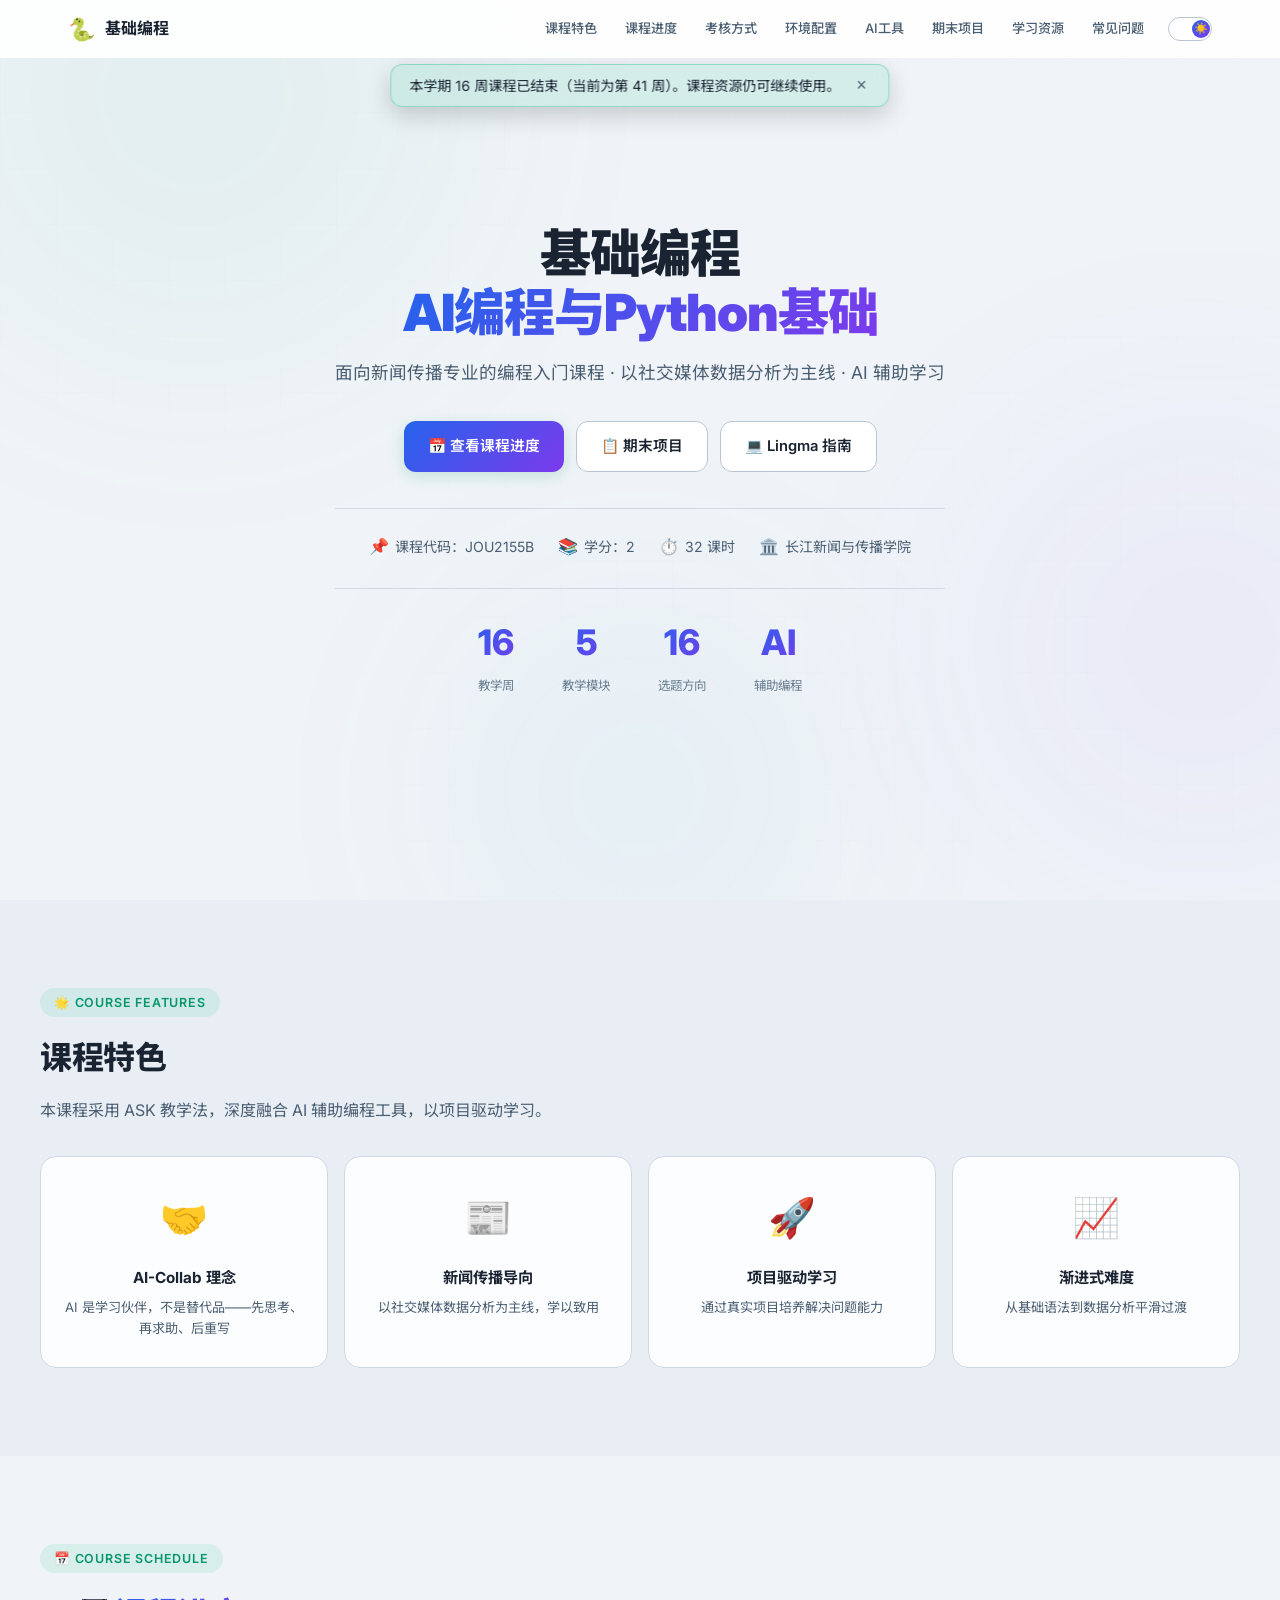
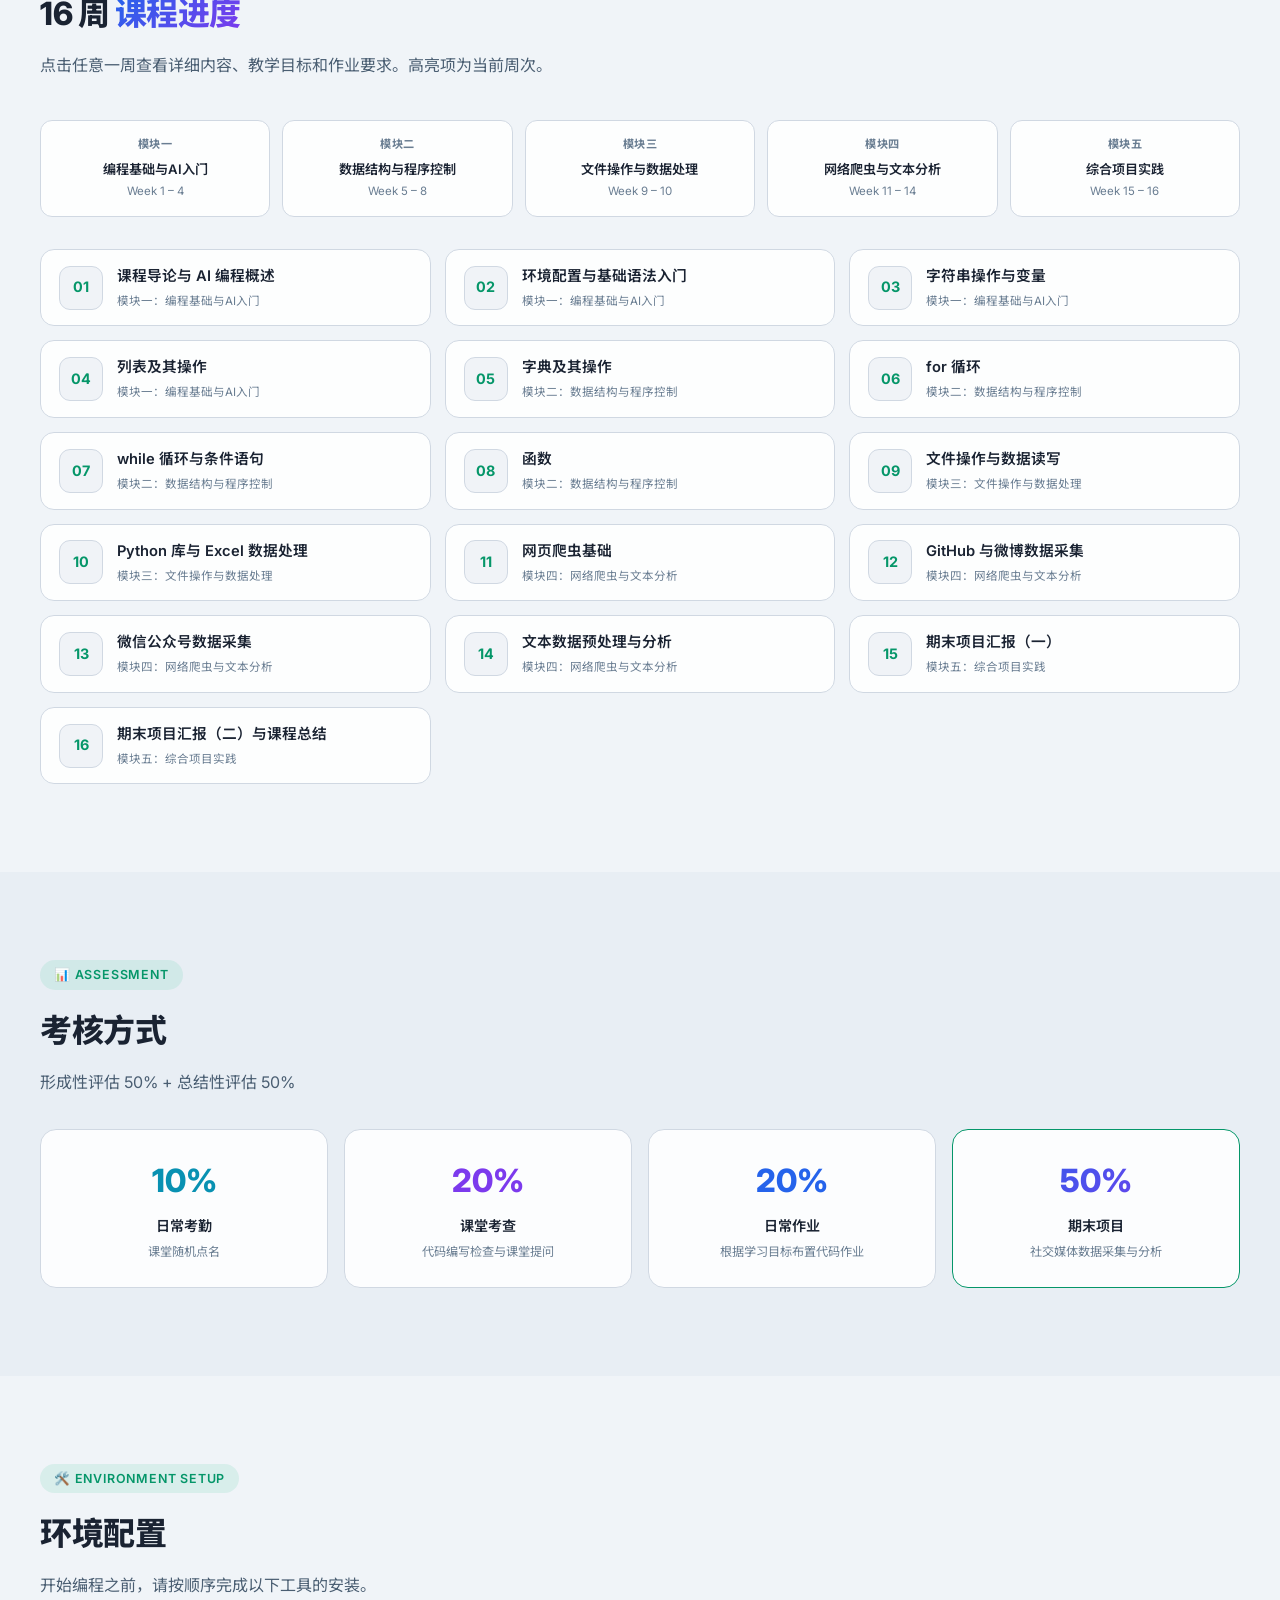
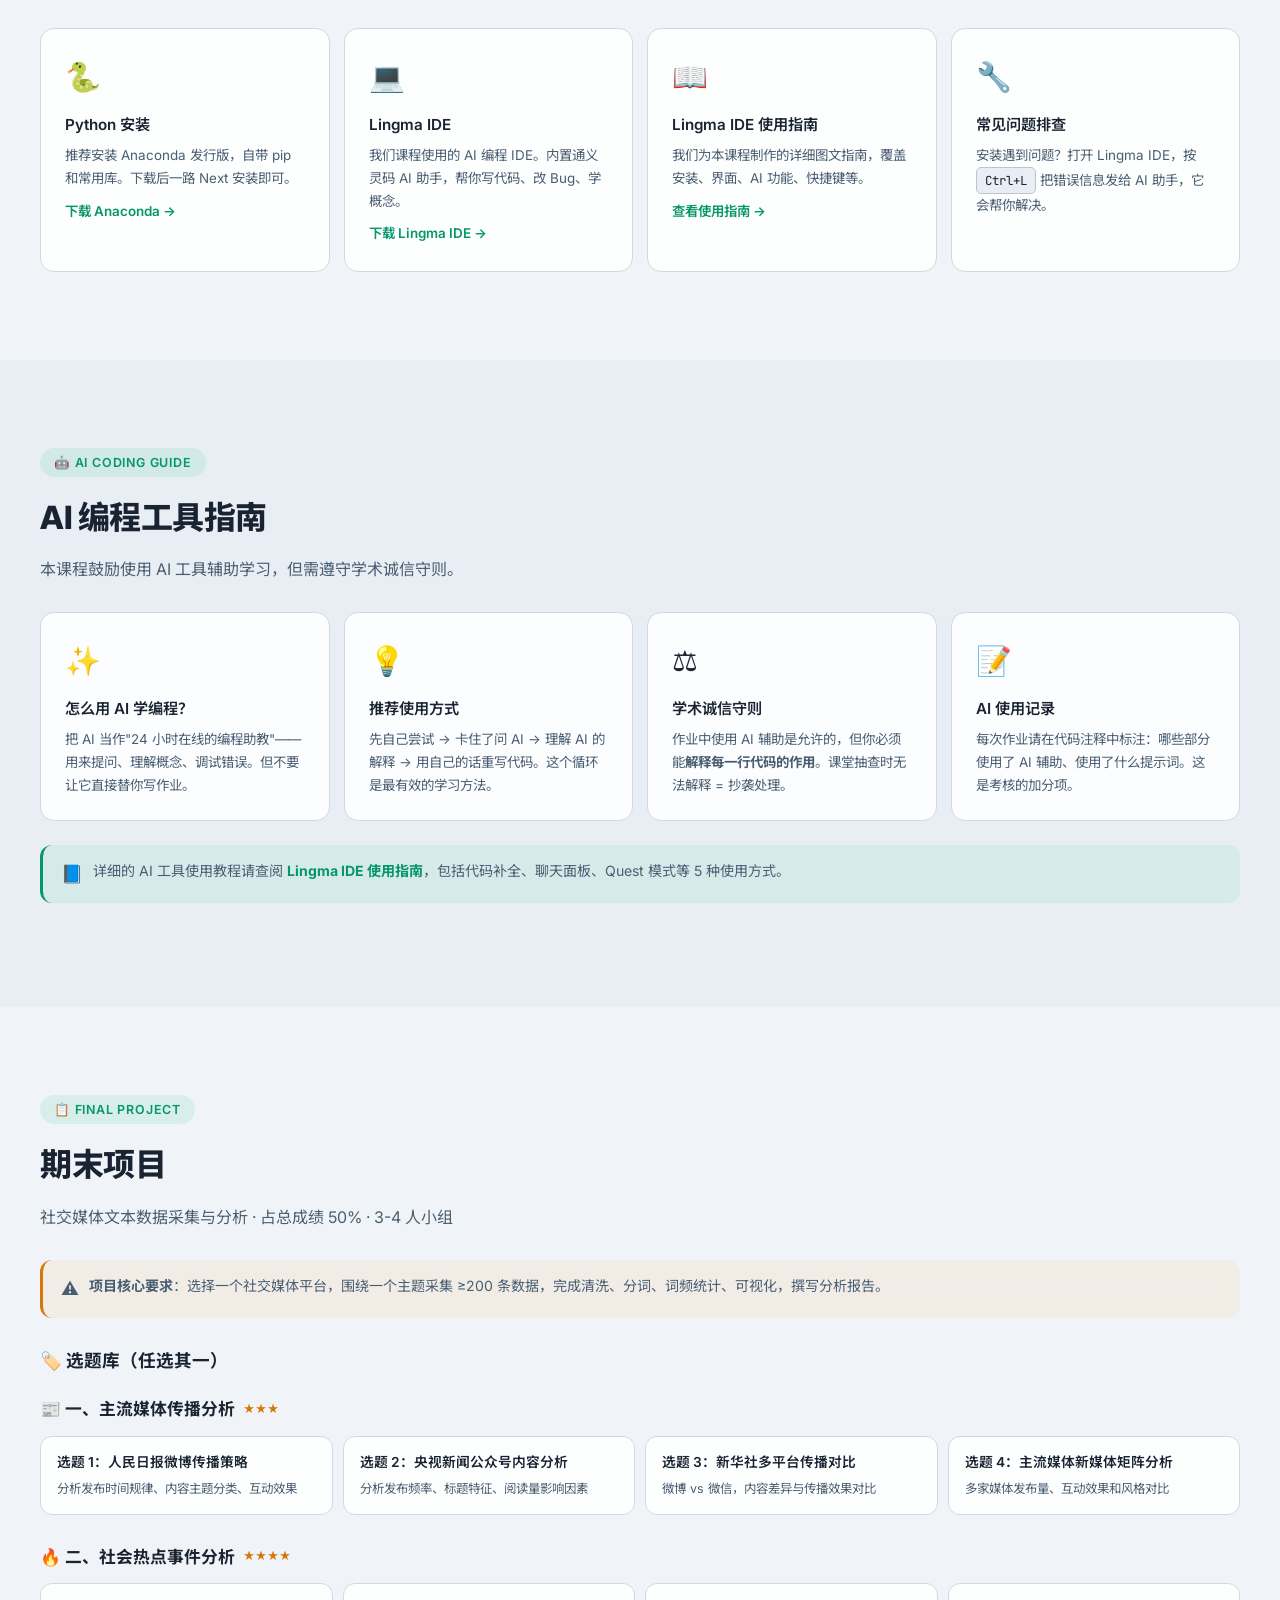
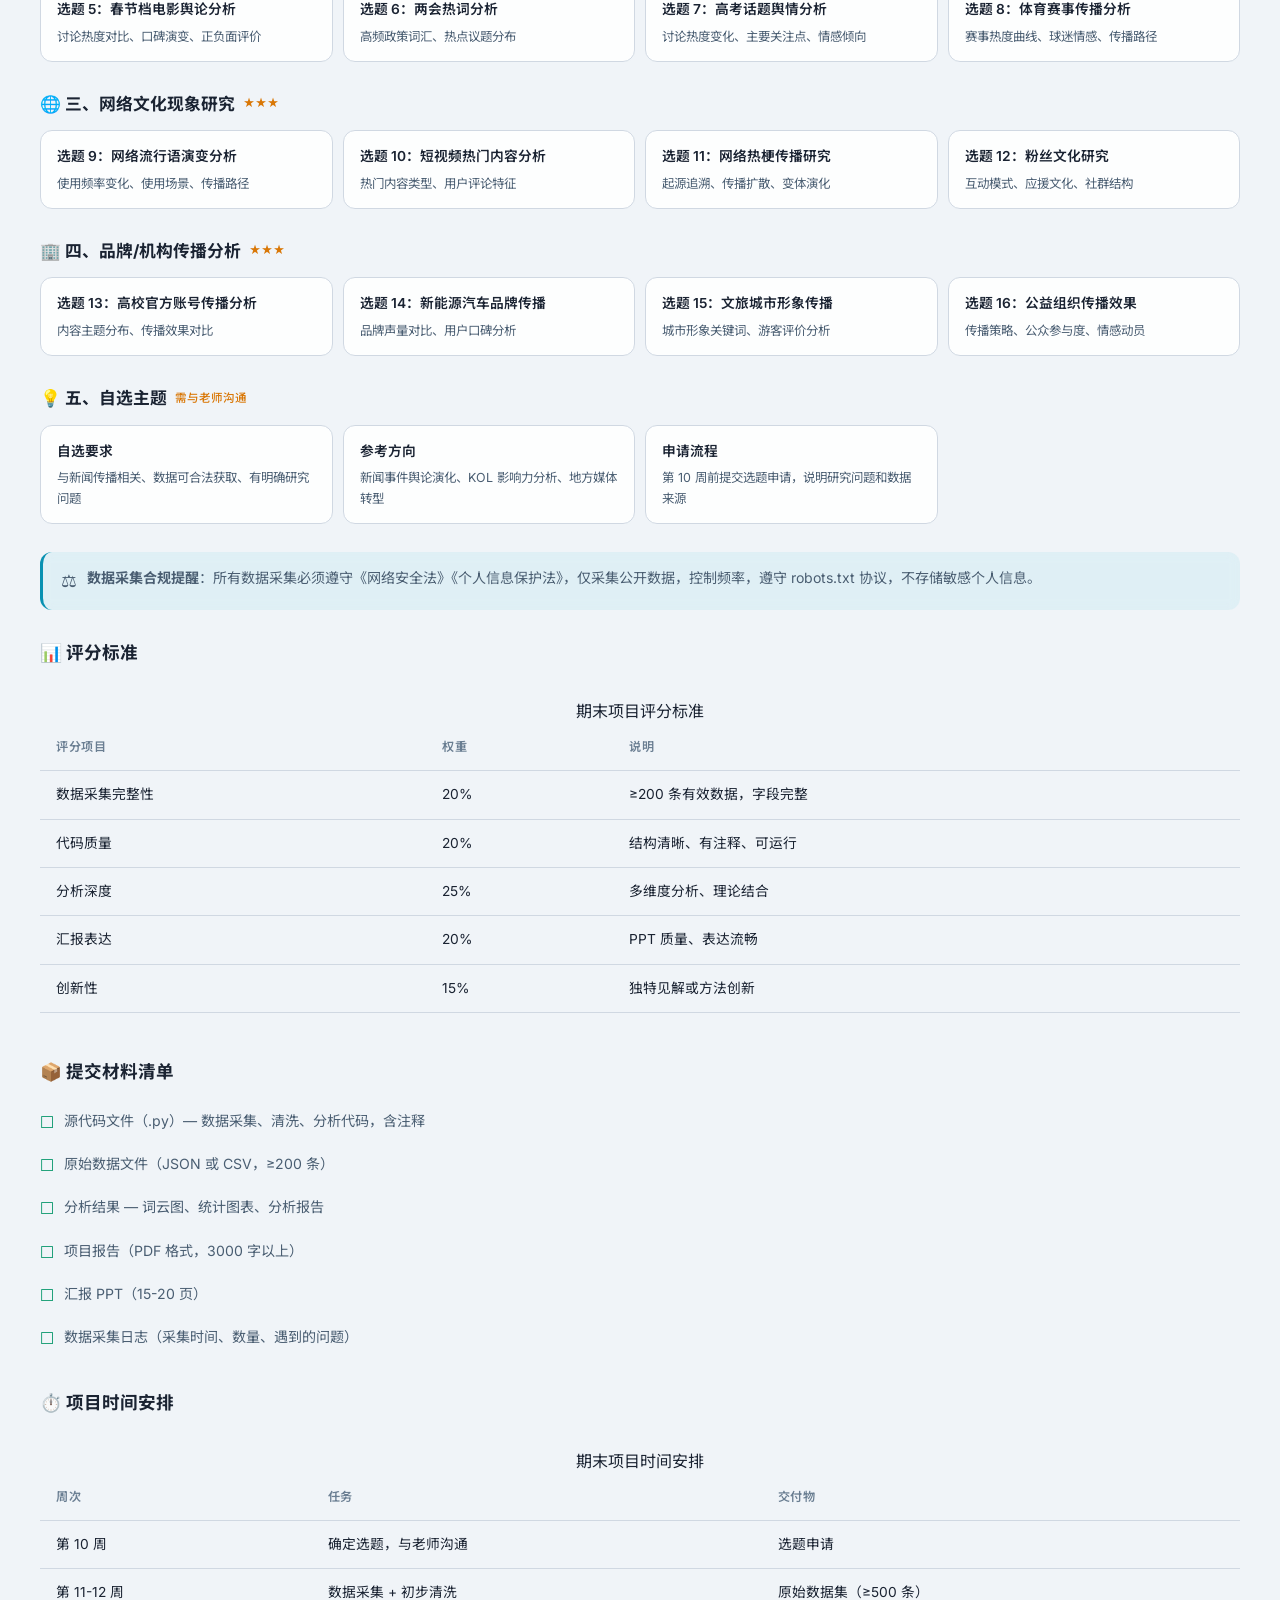
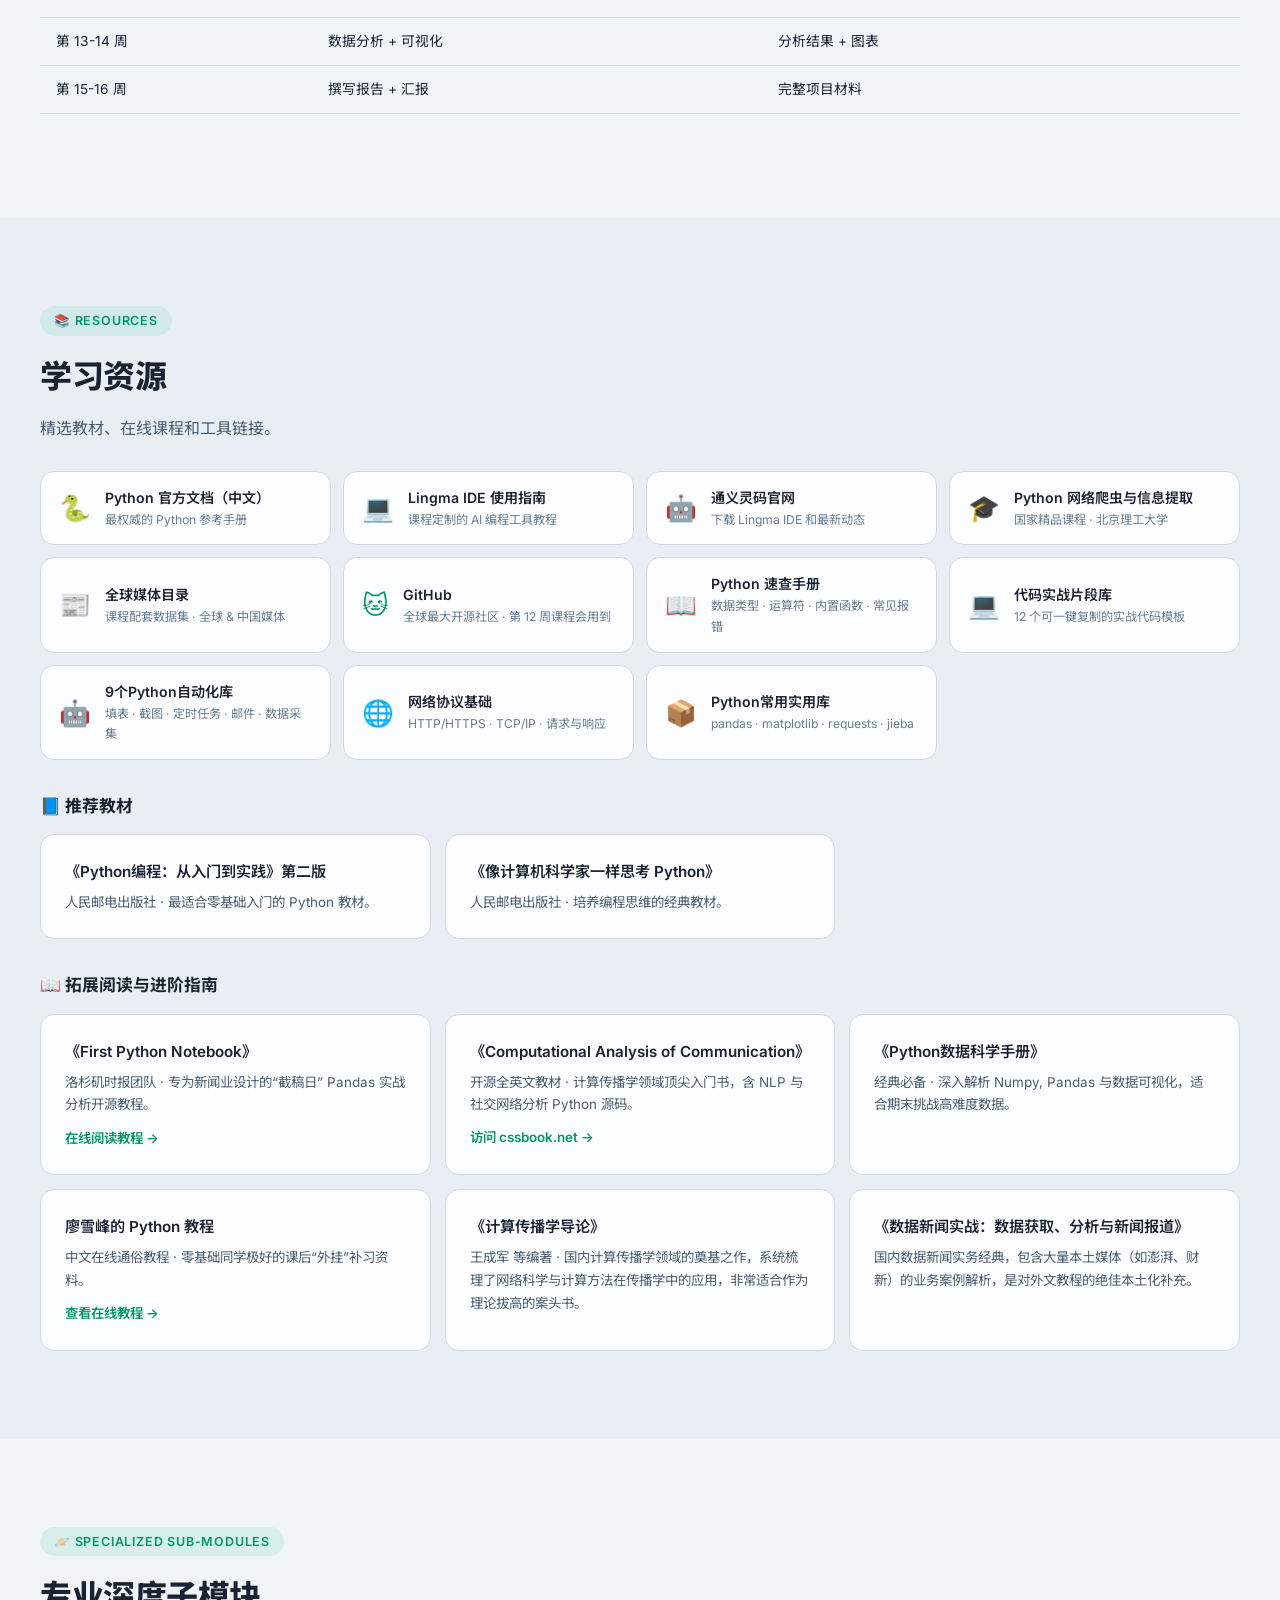
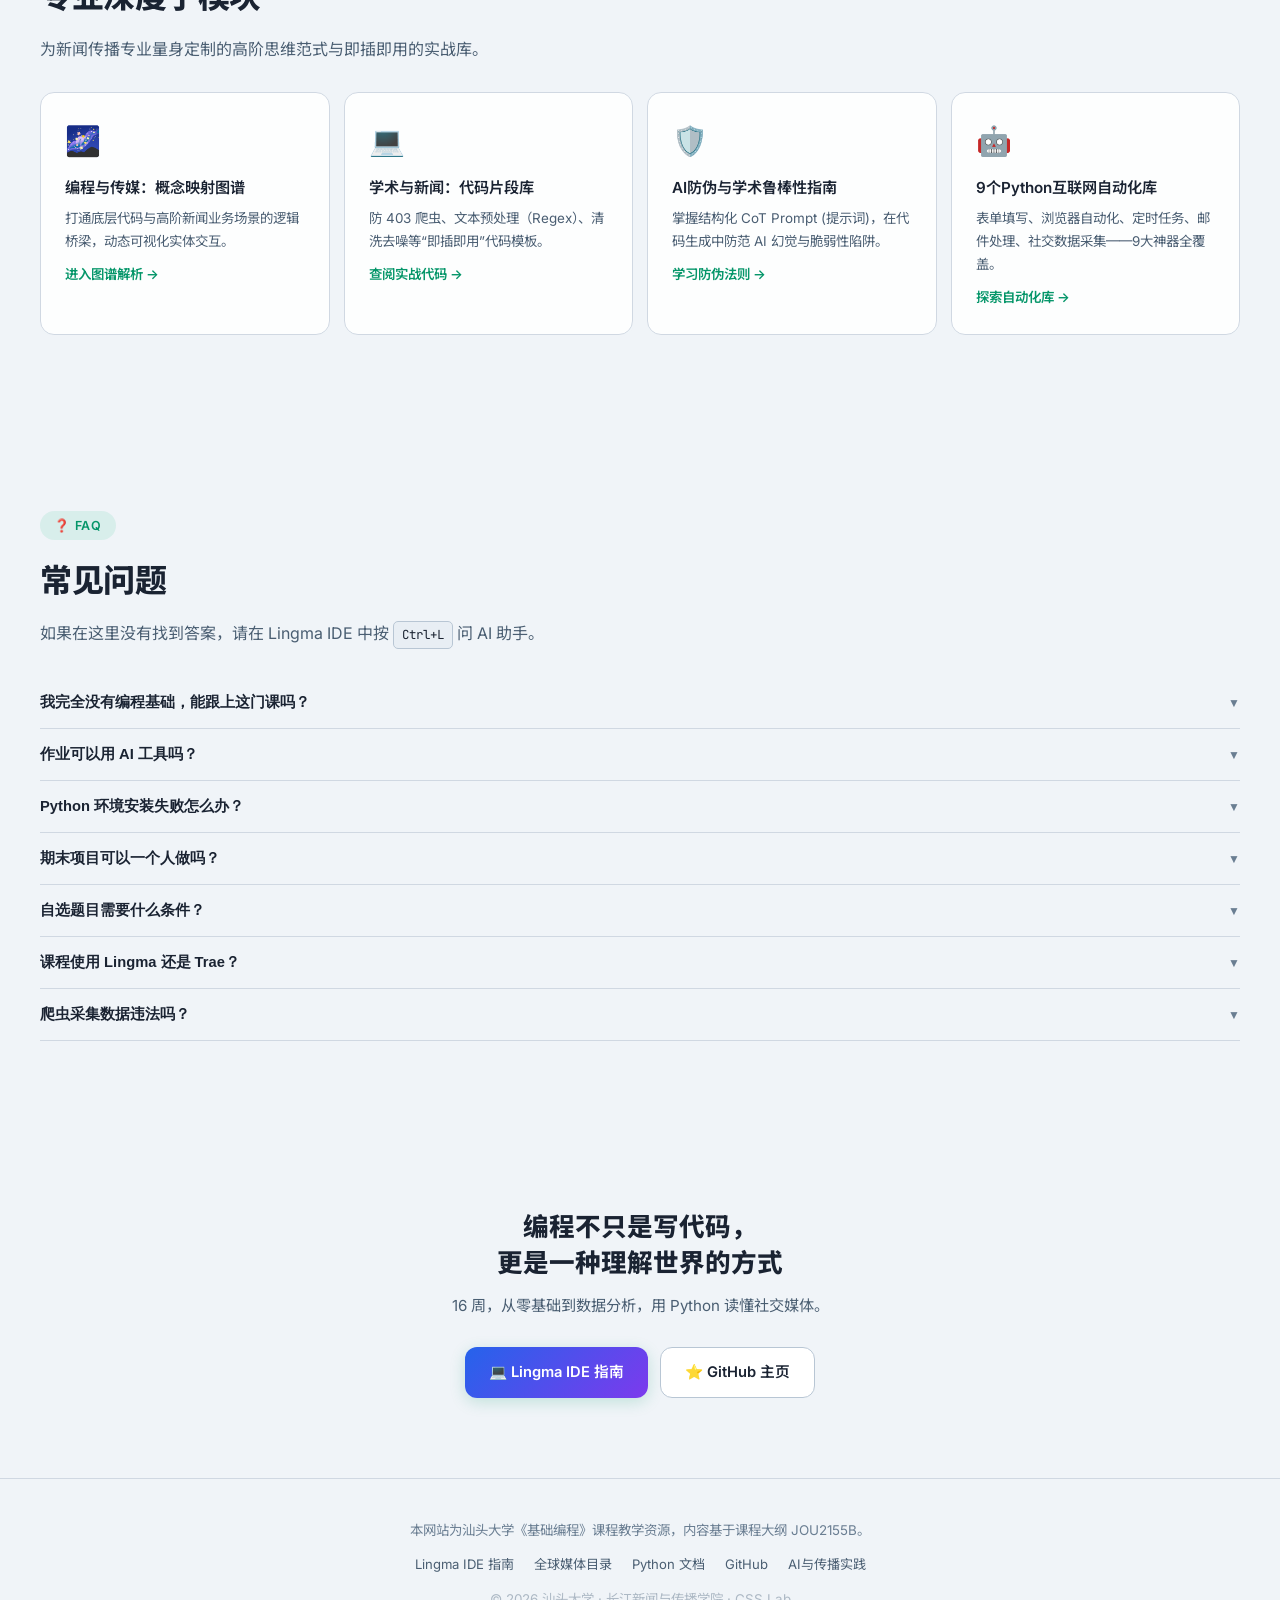
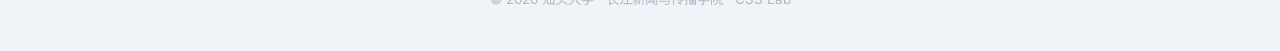
<file: index.html>
<!DOCTYPE html>
<html lang="zh-CN">
<head>
  <meta charset="UTF-8">
  <meta name="viewport" content="width=device-width, initial-scale=1.0">
  <title>基础编程（AI编程与Python基础）| 汕头大学</title>
  <meta name="description" content="汕头大学长江新闻与传播学院《基础编程》课程网站 — 16周课程进度、作业要求、期末项目指南">
  <meta name="keywords" content="Python, AI编程, 汕头大学, 新闻传播, 数据分析, 编程入门">
  <meta name="author" content="汕头大学长江新闻与传播学院">

  <!-- Preconnect for performance -->
  <link rel="preconnect" href="https://fonts.googleapis.com">
  <link rel="preconnect" href="https://fonts.gstatic.com" crossorigin>

  <!-- Fonts with display=swap for non-blocking -->
  <link href="https://fonts.googleapis.com/css2?family=Inter:wght@300;400;500;600;700;800;900&family=Noto+Sans+SC:wght@300;400;500;700;900&family=JetBrains+Mono:wght@400;500;600&display=swap" rel="stylesheet">

  <!-- Open Graph / Facebook -->
  <meta property="og:type" content="website">
  <meta property="og:url" content="https://basic-programming.aisbest.eu.cc/">
  <meta property="og:title" content="基础编程（AI编程与Python基础）| 汕头大学">
  <meta property="og:description" content="汕头大学长江新闻与传播学院《基础编程》课程网站 — 16周课程进度、作业要求、期末项目指南">
  <meta property="og:locale" content="zh_CN">

  <!-- Twitter -->
  <meta name="twitter:card" content="summary_large_image">
  <meta name="twitter:url" content="https://basic-programming.aisbest.eu.cc/">
  <meta name="twitter:title" content="基础编程（AI编程与Python基础）| 汕头大学">
  <meta name="twitter:description" content="汕头大学长江新闻与传播学院《基础编程》课程网站 — 16周课程进度、作业要求、期末项目指南">

  <!-- Structured Data (JSON-LD) -->
  <script type="application/ld+json">
  {
    "@context": "https://schema.org",
    "@type": "Course",
    "name": "基础编程（AI编程与Python基础）",
    "description": "面向新闻传播专业的编程入门课程，以社交媒体数据分析为主线，AI辅助学习",
    "provider": {
      "@type": "Organization",
      "name": "汕头大学长江新闻与传播学院",
      "url": "https://stu.edu.cn"
    },
    "courseCode": "JOU2155B",
    "numberOfLessons": 16,
    "educationalLevel": "Undergraduate",
    "inLanguage": "zh-CN",
    "timeRequired": "P16W"
  }
  </script>

  <link rel="stylesheet" href="index.css">
</head>
<body>

<!-- Skip Link for Accessibility -->
<a href="#main-content" class="skip-link">跳转到主要内容</a>

<!-- Animated Background -->
<div class="bg-grid" aria-hidden="true"></div>
<div class="bg-glow bg-glow-1" aria-hidden="true"></div>
<div class="bg-glow bg-glow-2" aria-hidden="true"></div>
<div class="bg-glow bg-glow-3" aria-hidden="true"></div>

<!-- ===== Navbar ===== -->
<nav class="navbar" id="navbar" role="navigation" aria-label="主导航">
  <div class="nav-inner">
    <div class="nav-brand">
      <div class="nav-logo" aria-hidden="true">🐍</div>
      <span>基础编程</span>
    </div>
    <button class="hamburger" id="hamburger" aria-label="打开菜单" aria-expanded="false" aria-controls="nav-links">
      <span></span><span></span><span></span>
    </button>
    <div class="nav-links" id="nav-links">
      <a href="#features">课程特色</a>
      <a href="#schedule">课程进度</a>
      <a href="#grading">考核方式</a>
      <a href="#setup">环境配置</a>
      <a href="#ai-tools">AI工具</a>
      <a href="#project">期末项目</a>
      <a href="#resources">学习资源</a>
      <a href="#faq">常见问题</a>
      <button class="theme-toggle" id="themeToggle" aria-label="切换明亮/暗黑模式" title="切换主题">
        <div class="theme-toggle-knob" id="themeIcon" aria-hidden="true">🌙</div>
      </button>
    </div>
  </div>
</nav>

<!-- ===== Hero ===== -->
<header class="hero">
  <div class="hero-content">
    <h1>基础编程<br><span class="accent">AI编程与Python基础</span></h1>
    <p class="subtitle">面向新闻传播专业的编程入门课程 · 以社交媒体数据分析为主线 · AI 辅助学习</p>
    <div class="hero-actions">
      <a href="#schedule" class="btn btn-primary">📅 查看课程进度</a>
      <a href="#project" class="btn btn-outline">📋 期末项目</a>
      <a href="https://icgma.github.io/Lingma-Intro/" target="_blank" rel="noopener noreferrer" class="btn btn-outline">💻 Lingma 指南</a>
    </div>
    <div class="hero-meta">
      <div class="hero-meta-item"><span class="emoji" aria-hidden="true">📌</span> 课程代码：JOU2155B</div>
      <div class="hero-meta-item"><span class="emoji" aria-hidden="true">📚</span> 学分：2</div>
      <div class="hero-meta-item"><span class="emoji" aria-hidden="true">⏱️</span> 32 课时</div>
      <div class="hero-meta-item"><span class="emoji" aria-hidden="true">🏛️</span> 长江新闻与传播学院</div>
    </div>
    <div class="hero-stats">
      <div><div class="hero-stat-value">16</div><div class="hero-stat-label">教学周</div></div>
      <div><div class="hero-stat-value">5</div><div class="hero-stat-label">教学模块</div></div>
      <div><div class="hero-stat-value">16</div><div class="hero-stat-label">选题方向</div></div>
      <div><div class="hero-stat-value">AI</div><div class="hero-stat-label">辅助编程</div></div>
    </div>
  </div>
</header>

<!-- ===== Main Content ===== -->
<main id="main-content">

<!-- ===== 课程特色 ===== -->
<section id="features" class="section-alt">
  <div class="container fade-in">
    <div class="section-label">🌟 Course Features</div>
    <h2 class="section-title">课程特色</h2>
    <div class="section-desc">本课程采用 ASK 教学法，深度融合 AI 辅助编程工具，以项目驱动学习。</div>
    <div class="feature-grid">
      <article class="feature-card">
        <span class="feat-icon" aria-hidden="true">🤝</span>
        <h4>AI-Collab 理念</h4>
        <p>AI 是学习伙伴，不是替代品——先思考、再求助、后重写</p>
      </article>
      <article class="feature-card">
        <span class="feat-icon" aria-hidden="true">📰</span>
        <h4>新闻传播导向</h4>
        <p>以社交媒体数据分析为主线，学以致用</p>
      </article>
      <article class="feature-card">
        <span class="feat-icon" aria-hidden="true">🚀</span>
        <h4>项目驱动学习</h4>
        <p>通过真实项目培养解决问题能力</p>
      </article>
      <article class="feature-card">
        <span class="feat-icon" aria-hidden="true">📈</span>
        <h4>渐进式难度</h4>
        <p>从基础语法到数据分析平滑过渡</p>
      </article>
    </div>
  </div>
</section>

<!-- ===== 课程进度 ===== -->
<section id="schedule">
  <div class="container fade-in">
    <div class="section-label">📅 Course Schedule</div>
    <h2 class="section-title">16 周 <span class="gradient">课程进度</span></h2>
    <div class="section-desc">点击任意一周查看详细内容、教学目标和作业要求。高亮项为当前周次。</div>

    <!-- Module Phase Indicator -->
    <div class="module-phases" role="list" aria-label="教学模块">
      <div class="module-phase" role="listitem" data-weeks="1-4">
        <div class="module-phase-num">模块一</div>
        <div class="module-phase-name">编程基础与AI入门</div>
        <div class="module-phase-weeks">Week 1 – 4</div>
      </div>
      <div class="module-phase" role="listitem" data-weeks="5-8">
        <div class="module-phase-num">模块二</div>
        <div class="module-phase-name">数据结构与程序控制</div>
        <div class="module-phase-weeks">Week 5 – 8</div>
      </div>
      <div class="module-phase" role="listitem" data-weeks="9-10">
        <div class="module-phase-num">模块三</div>
        <div class="module-phase-name">文件操作与数据处理</div>
        <div class="module-phase-weeks">Week 9 – 10</div>
      </div>
      <div class="module-phase" role="listitem" data-weeks="11-14">
        <div class="module-phase-num">模块四</div>
        <div class="module-phase-name">网络爬虫与文本分析</div>
        <div class="module-phase-weeks">Week 11 – 14</div>
      </div>
      <div class="module-phase" role="listitem" data-weeks="15-16">
        <div class="module-phase-num">模块五</div>
        <div class="module-phase-name">综合项目实践</div>
        <div class="module-phase-weeks">Week 15 – 16</div>
      </div>
    </div>

    <div class="week-grid" role="list" aria-label="周课程列表">

      <!-- Week 1 -->
      <article class="week-card" role="listitem">
        <div class="week-header">
          <div class="week-num" aria-hidden="true">01</div>
          <div><div class="week-title">课程导论与 AI 编程概述</div><div class="week-module">模块一：编程基础与AI入门</div></div>
        </div>
        <div class="week-body">
          <h4>📖 教学目标</h4>
          <ul>
            <li>理解课程整体架构和学习路径</li>
            <li>认识 AI 辅助编程的概念和优势</li>
            <li>了解 Python 语言的特点和应用领域</li>
          </ul>
          <h4>🔬 实验内容</h4>
          <ul>
            <li>演示 AI 编程工具的基本使用</li>
            <li>展示 Python 在新闻数据分析中的实际案例</li>
            <li>注册 Lingma / Trae 账号</li>
          </ul>
          <div class="hw-box"><strong>📝 作业：</strong>阅读推荐教材第 1 章；思考你希望用 Python 分析哪个社交媒体平台的数据。</div>
        </div>
      </article>

      <!-- Week 2 -->
      <article class="week-card" role="listitem">
        <div class="week-header">
          <div class="week-num" aria-hidden="true">02</div>
          <div><div class="week-title">环境配置与基础语法入门</div><div class="week-module">模块一：编程基础与AI入门</div></div>
        </div>
        <div class="week-body">
          <h4>📖 教学目标</h4>
          <ul>
            <li>完成 Python 和 AI 工具的安装配置</li>
            <li>掌握 Python 基本数据类型：数字、字符串</li>
            <li>学会使用 AI 工具辅助解决环境配置问题</li>
          </ul>
          <h4>🔬 实验内容</h4>
          <ul>
            <li>完成 Python 环境安装（推荐 Anaconda）</li>
            <li>完成 Lingma IDE 配置</li>
            <li>在交互式环境中练习数值运算</li>
          </ul>
          <div class="hw-box"><strong>📝 作业：</strong>确保环境配置成功并截图提交；完成 10 道数值运算练习题。</div>
        </div>
      </article>

      <!-- Week 3 -->
      <article class="week-card" role="listitem">
        <div class="week-header">
          <div class="week-num" aria-hidden="true">03</div>
          <div><div class="week-title">字符串操作与变量</div><div class="week-module">模块一：编程基础与AI入门</div></div>
        </div>
        <div class="week-body">
          <h4>📖 教学目标</h4>
          <ul>
            <li>掌握变量的概念和赋值语句</li>
            <li>熟练运用字符串的各种操作</li>
            <li>能够处理简单的新闻文本数据</li>
          </ul>
          <h4>🔬 实验内容</h4>
          <ul>
            <li>练习字符串切片操作</li>
            <li>处理新闻标题文本：提取关键信息</li>
            <li>使用 Lingma 辅助编写字符串处理代码</li>
          </ul>
          <div class="hw-box"><strong>📝 作业：</strong>编写程序处理 5 条真实新闻标题（输出标题长度、首字母大写版本）。</div>
        </div>
      </article>

      <!-- Week 4 -->
      <article class="week-card" role="listitem">
        <div class="week-header">
          <div class="week-num" aria-hidden="true">04</div>
          <div><div class="week-title">列表及其操作</div><div class="week-module">模块一：编程基础与AI入门</div></div>
        </div>
        <div class="week-body">
          <h4>📖 教学目标</h4>
          <ul>
            <li>理解列表的概念和特点</li>
            <li>掌握列表的创建、索引、切片操作</li>
            <li>能够使用列表存储和管理新闻数据</li>
          </ul>
          <h4>🔬 实验内容</h4>
          <ul>
            <li>创建新闻标题列表并进行各种操作</li>
            <li>使用 Lingma 辅助编写列表操作代码</li>
            <li>练习：对新闻列表按标题长度排序</li>
          </ul>
          <div class="hw-box"><strong>📝 作业：</strong>创建一个包含 10 条新闻标题的列表，实现添加、删除、排序、查找等操作。</div>
        </div>
      </article>

      <!-- Week 5 -->
      <article class="week-card" role="listitem">
        <div class="week-header">
          <div class="week-num" aria-hidden="true">05</div>
          <div><div class="week-title">字典及其操作</div><div class="week-module">模块二：数据结构与程序控制</div></div>
        </div>
        <div class="week-body">
          <h4>📖 教学目标</h4>
          <ul>
            <li>理解字典的概念和键值对结构</li>
            <li>掌握字典的创建和基本操作</li>
            <li>能够使用字典存储结构化新闻数据</li>
          </ul>
          <h4>🔬 实验内容</h4>
          <ul>
            <li>创建新闻数据字典（标题、来源、时间、内容）</li>
            <li>创建新闻列表（多条新闻的字典列表）</li>
            <li>使用 AI 辅助设计数据结构</li>
          </ul>
          <div class="hw-box"><strong>📝 作业：</strong>设计 5 条新闻数据结构（含标题、来源、发布时间、阅读量、关键词列表），实现增删改查。</div>
        </div>
      </article>

      <!-- Week 6 -->
      <article class="week-card" role="listitem">
        <div class="week-header">
          <div class="week-num" aria-hidden="true">06</div>
          <div><div class="week-title">for 循环</div><div class="week-module">模块二：数据结构与程序控制</div></div>
        </div>
        <div class="week-body">
          <h4>📖 教学目标</h4>
          <ul>
            <li>理解循环的概念和作用</li>
            <li>掌握 for 循环的语法和 range() 函数</li>
            <li>掌握列表推导式</li>
          </ul>
          <h4>🔬 实验内容</h4>
          <ul>
            <li>遍历新闻列表，打印每条新闻标题</li>
            <li>使用列表推导式筛选特定新闻</li>
            <li>批量处理新闻标题</li>
          </ul>
          <div class="hw-box"><strong>📝 作业：</strong>遍历新闻列表统计标题字数；用列表推导式筛选标题超过 20 字的新闻；计算平均阅读量。</div>
        </div>
      </article>

      <!-- Week 7 -->
      <article class="week-card" role="listitem">
        <div class="week-header">
          <div class="week-num" aria-hidden="true">07</div>
          <div><div class="week-title">while 循环与条件语句</div><div class="week-module">模块二：数据结构与程序控制</div></div>
        </div>
        <div class="week-body">
          <h4>📖 教学目标</h4>
          <ul>
            <li>掌握 while 循环和 break / continue</li>
            <li>掌握 if / elif / else 条件语句</li>
          </ul>
          <h4>🔬 实验内容</h4>
          <ul>
            <li>使用 while 循环实现用户输入验证</li>
            <li>使用 if 语句按关键词对新闻分类</li>
            <li>筛选阅读量超过 10 万的热门新闻</li>
          </ul>
          <div class="hw-box"><strong>📝 作业：</strong>编写新闻分类程序：根据关键词判断类别，持续输入直到 "quit" 退出，统计各类数量。</div>
        </div>
      </article>

      <!-- Week 8 -->
      <article class="week-card" role="listitem">
        <div class="week-header">
          <div class="week-num" aria-hidden="true">08</div>
          <div><div class="week-title">函数</div><div class="week-module">模块二：数据结构与程序控制</div></div>
        </div>
        <div class="week-body">
          <h4>📖 教学目标</h4>
          <ul>
            <li>理解函数的概念和作用</li>
            <li>掌握函数的定义、参数和返回值</li>
            <li>熟悉常用内置函数</li>
          </ul>
          <h4>🔬 实验内容</h4>
          <ul>
            <li>编写新闻处理函数</li>
            <li>使用 AI 生成函数并理解其逻辑</li>
            <li>重构之前的代码，提取公共函数</li>
          </ul>
          <div class="hw-box"><strong>📝 作业：</strong>编写三个函数：计算新闻标题平均长度、根据关键词筛选新闻、统计各类别数量。</div>
        </div>
      </article>

      <!-- Week 9 -->
      <article class="week-card" role="listitem">
        <div class="week-header">
          <div class="week-num" aria-hidden="true">09</div>
          <div><div class="week-title">文件操作与数据读写</div><div class="week-module">模块三：文件操作与数据处理</div></div>
        </div>
        <div class="week-body">
          <h4>📖 教学目标</h4>
          <ul>
            <li>掌握文本文件的读写操作（open / with）</li>
            <li>学会处理 CSV 和 JSON 格式数据</li>
            <li>能够将新闻数据保存到文件</li>
          </ul>
          <h4>🔬 实验内容</h4>
          <ul>
            <li>读取新闻数据文件</li>
            <li>将处理后的数据保存为 CSV 和 JSON</li>
          </ul>
          <div class="hw-box"><strong>📝 作业：</strong>创建新闻数据 CSV 文件（至少 10 条），编写程序读取 CSV 后保存为 JSON。</div>
        </div>
      </article>

      <!-- Week 10 -->
      <article class="week-card" role="listitem">
        <div class="week-header">
          <div class="week-num" aria-hidden="true">10</div>
          <div><div class="week-title">Python 库与 Excel 数据处理</div><div class="week-module">模块三：文件操作与数据处理</div></div>
        </div>
        <div class="week-body">
          <h4>📖 教学目标</h4>
          <ul>
            <li>理解 Python 库的概念，掌握 pip 安装</li>
            <li>学会使用 pandas 处理 Excel 数据</li>
          </ul>
          <h4>🔬 实验内容</h4>
          <ul>
            <li>安装 pandas、openpyxl 库</li>
            <li>读取新闻数据 Excel 文件</li>
            <li>使用 pandas 进行数据筛选和统计</li>
          </ul>
          <div class="hw-box"><strong>📝 作业：</strong>下载新闻数据 Excel 文件，使用 pandas 完成读取、筛选、统计、保存，生成基本统计报告。</div>
        </div>
      </article>

      <!-- Week 11 -->
      <article class="week-card" role="listitem">
        <div class="week-header">
          <div class="week-num" aria-hidden="true">11</div>
          <div><div class="week-title">网页爬虫基础</div><div class="week-module">模块四：网络爬虫与文本分析</div></div>
        </div>
        <div class="week-body">
          <h4>📖 教学目标</h4>
          <ul>
            <li>理解网页爬虫的基本原理和合规性</li>
            <li>掌握 requests 库和 BeautifulSoup 库</li>
          </ul>
          <h4>🔬 实验内容</h4>
          <ul>
            <li>安装 requests、beautifulsoup4</li>
            <li>抓取新闻网站首页</li>
            <li>提取新闻标题和链接并保存</li>
          </ul>
          <div class="hw-box"><strong>📝 作业：</strong>选择一个新闻网站，抓取首页新闻标题和链接，保存为 CSV。</div>
        </div>
      </article>

      <!-- Week 12 -->
      <article class="week-card" role="listitem">
        <div class="week-header">
          <div class="week-num" aria-hidden="true">12</div>
          <div><div class="week-title">GitHub 与微博数据采集</div><div class="week-module">模块四：网络爬虫与文本分析</div></div>
        </div>
        <div class="week-body">
          <h4>📖 教学目标</h4>
          <ul>
            <li>了解 GitHub 的基本使用</li>
            <li>掌握使用开源工具采集微博数据</li>
            <li>了解数据采集的合规性要求</li>
          </ul>
          <h4>🔬 实验内容</h4>
          <ul>
            <li>注册 GitHub 账号</li>
            <li>搜索并下载微博爬虫项目</li>
            <li>配置并运行爬虫，采集热点话题数据</li>
          </ul>
          <div class="hw-box"><strong>📝 作业：</strong>采集一个热点话题的微博数据（至少 100 条），撰写数据采集报告。</div>
        </div>
      </article>

      <!-- Week 13 -->
      <article class="week-card" role="listitem">
        <div class="week-header">
          <div class="week-num" aria-hidden="true">13</div>
          <div><div class="week-title">微信公众号数据采集</div><div class="week-module">模块四：网络爬虫与文本分析</div></div>
        </div>
        <div class="week-body">
          <h4>📖 教学目标</h4>
          <ul>
            <li>掌握微信公众号数据采集方法</li>
            <li>完成主流媒体公众号数据采集</li>
          </ul>
          <h4>🔬 实验内容</h4>
          <ul>
            <li>配置公众号采集工具</li>
            <li>采集人民日报 / 央视新闻公众号文章</li>
            <li>初步数据探索</li>
          </ul>
          <div class="hw-box"><strong>📝 作业：</strong>采集一个主流媒体公众号近一个月的文章（≥30 篇），整理数据并初步分析发布规律。</div>
        </div>
      </article>

      <!-- Week 14 -->
      <article class="week-card" role="listitem">
        <div class="week-header">
          <div class="week-num" aria-hidden="true">14</div>
          <div><div class="week-title">文本数据预处理与分析</div><div class="week-module">模块四：网络爬虫与文本分析</div></div>
        </div>
        <div class="week-body">
          <h4>📖 教学目标</h4>
          <ul>
            <li>掌握中文分词技术（jieba）</li>
            <li>学会文本清洗和预处理</li>
            <li>能够进行词频统计和词云生成</li>
          </ul>
          <h4>🔬 实验内容</h4>
          <ul>
            <li>安装 jieba、wordcloud 库</li>
            <li>对采集的数据进行分词</li>
            <li>统计高频词汇、生成词云图</li>
          </ul>
          <div class="hw-box"><strong>📝 作业：</strong>对采集的数据完成文本预处理，生成词频统计表和词云图，撰写初步分析报告。</div>
        </div>
      </article>

      <!-- Week 15 -->
      <article class="week-card" role="listitem">
        <div class="week-header">
          <div class="week-num" aria-hidden="true">15</div>
          <div><div class="week-title">期末项目汇报（一）</div><div class="week-module">模块五：综合项目实践</div></div>
        </div>
        <div class="week-body">
          <h4>📖 汇报要求</h4>
          <ul>
            <li>每组汇报 10-15 分钟 + 问答 5 分钟</li>
            <li>展示项目背景、数据采集方法、分析结果</li>
            <li>教师和同学反馈</li>
          </ul>
        </div>
      </article>

      <!-- Week 16 -->
      <article class="week-card" role="listitem">
        <div class="week-header">
          <div class="week-num" aria-hidden="true">16</div>
          <div><div class="week-title">期末项目汇报（二）与课程总结</div><div class="week-module">模块五：综合项目实践</div></div>
        </div>
        <div class="week-body">
          <h4>📖 课堂安排</h4>
          <ul>
            <li>剩余小组汇报</li>
            <li>课程总结与回顾</li>
            <li>后续学习路径建议</li>
          </ul>
          <h4>📦 项目提交要求</h4>
          <ul>
            <li>完整代码（含注释）</li>
            <li>采集的原始数据</li>
            <li>分析结果和可视化图表</li>
            <li>项目报告（PDF 格式）</li>
            <li>汇报 PPT</li>
          </ul>
        </div>
      </article>

    </div><!-- /week-grid -->
  </div>
</section>

<!-- ===== 考核方式 ===== -->
<section id="grading" class="section-alt">
  <div class="container fade-in">
    <div class="section-label">📊 Assessment</div>
    <h2 class="section-title">考核方式</h2>
    <div class="section-desc">形成性评估 50% + 总结性评估 50%</div>

    <div class="grading-grid">
      <article class="grading-card">
        <div class="grading-pct" style="color:var(--cyan)" aria-label="10分">10%</div>
        <div class="grading-name">日常考勤</div>
        <div class="grading-desc">课堂随机点名</div>
      </article>
      <article class="grading-card">
        <div class="grading-pct" style="color:var(--purple)" aria-label="20分">20%</div>
        <div class="grading-name">课堂考查</div>
        <div class="grading-desc">代码编写检查与课堂提问</div>
      </article>
      <article class="grading-card">
        <div class="grading-pct" style="color:var(--blue)" aria-label="20分">20%</div>
        <div class="grading-name">日常作业</div>
        <div class="grading-desc">根据学习目标布置代码作业</div>
      </article>
      <article class="grading-card" style="border-color:var(--emerald)">
        <div class="grading-pct" style="background:var(--grad-hero);-webkit-background-clip:text;-webkit-text-fill-color:transparent" aria-label="50分">50%</div>
        <div class="grading-name">期末项目</div>
        <div class="grading-desc">社交媒体数据采集与分析</div>
      </article>
    </div>
  </div>
</section>

<!-- ===== 环境配置 ===== -->
<section id="setup">
  <div class="container fade-in">
    <div class="section-label">🛠️ Environment Setup</div>
    <h2 class="section-title">环境配置</h2>
    <div class="section-desc">开始编程之前，请按顺序完成以下工具的安装。</div>
    <div class="info-grid" style="margin-top:28px">
      <article class="info-card">
        <span class="icon" aria-hidden="true">🐍</span>
        <h3>Python 安装</h3>
        <p>推荐安装 Anaconda 发行版，自带 pip 和常用库。下载后一路 Next 安装即可。</p>
        <a class="card-link" href="https://www.anaconda.com/download" target="_blank" rel="noopener noreferrer">下载 Anaconda →</a>
      </article>
      <article class="info-card">
        <span class="icon" aria-hidden="true">💻</span>
        <h3>Lingma IDE</h3>
        <p>我们课程使用的 AI 编程 IDE。内置通义灵码 AI 助手，帮你写代码、改 Bug、学概念。</p>
        <a class="card-link" href="https://lingma.aliyun.com/" target="_blank" rel="noopener noreferrer">下载 Lingma IDE →</a>
      </article>
      <article class="info-card">
        <span class="icon" aria-hidden="true">📖</span>
        <h3>Lingma IDE 使用指南</h3>
        <p>我们为本课程制作的详细图文指南，覆盖安装、界面、AI 功能、快捷键等。</p>
        <a class="card-link" href="https://icgma.github.io/Lingma-Intro/" target="_blank" rel="noopener noreferrer">查看使用指南 →</a>
      </article>
      <article class="info-card">
        <span class="icon" aria-hidden="true">🔧</span>
        <h3>常见问题排查</h3>
        <p>安装遇到问题？打开 Lingma IDE，按 <kbd>Ctrl+L</kbd> 把错误信息发给 AI 助手，它会帮你解决。</p>
      </article>
    </div>
  </div>
</section>

<!-- ===== AI 工具指南 ===== -->
<section id="ai-tools" class="section-alt">
  <div class="container fade-in">
    <div class="section-label">🤖 AI Coding Guide</div>
    <h2 class="section-title">AI 编程工具指南</h2>
    <div class="section-desc">本课程鼓励使用 AI 工具辅助学习，但需遵守学术诚信守则。</div>

    <div class="info-grid" style="margin-top:28px">
      <article class="info-card">
        <span class="icon" aria-hidden="true">✨</span>
        <h3>怎么用 AI 学编程？</h3>
        <p>把 AI 当作"24 小时在线的编程助教"——用来提问、理解概念、调试错误。但不要让它直接替你写作业。</p>
      </article>
      <article class="info-card">
        <span class="icon" aria-hidden="true">💡</span>
        <h3>推荐使用方式</h3>
        <p>先自己尝试 → 卡住了问 AI → 理解 AI 的解释 → 用自己的话重写代码。这个循环是最有效的学习方法。</p>
      </article>
      <article class="info-card">
        <span class="icon" aria-hidden="true">⚖️</span>
        <h3>学术诚信守则</h3>
        <p>作业中使用 AI 辅助是允许的，但你必须能<strong>解释每一行代码的作用</strong>。课堂抽查时无法解释 = 抄袭处理。</p>
      </article>
      <article class="info-card">
        <span class="icon" aria-hidden="true">📝</span>
        <h3>AI 使用记录</h3>
        <p>每次作业请在代码注释中标注：哪些部分使用了 AI 辅助、使用了什么提示词。这是考核的加分项。</p>
      </article>
    </div>

    <div class="alert alert-info" style="margin-top:24px">
      <span class="alert-icon" aria-hidden="true">📘</span>
      <div>详细的 AI 工具使用教程请查阅 <a href="https://icgma.github.io/Lingma-Intro/" target="_blank" rel="noopener noreferrer"><strong>Lingma IDE 使用指南</strong></a>，包括代码补全、聊天面板、Quest 模式等 5 种使用方式。</div>
    </div>
  </div>
</section>

<!-- ===== 期末项目 ===== -->
<section id="project">
  <div class="container fade-in">
    <div class="section-label">📋 Final Project</div>
    <h2 class="section-title">期末项目</h2>
    <div class="section-desc">社交媒体文本数据采集与分析 · 占总成绩 50% · 3-4 人小组</div>

    <div class="alert alert-warning" style="margin-top:28px">
      <span class="alert-icon" aria-hidden="true">⚠️</span>
      <div><strong>项目核心要求</strong>：选择一个社交媒体平台，围绕一个主题采集 ≥200 条数据，完成清洗、分词、词频统计、可视化，撰写分析报告。</div>
    </div>

    <!-- Topic Categories -->
    <h3 style="color:var(--text);margin:28px 0 20px;font-size:1.1rem">🏷️ 选题库（任选其一）</h3>

    <div class="topic-category">
      <h3>📰 一、主流媒体传播分析 <span class="difficulty">★★★</span></h3>
      <div class="topic-list">
        <article class="topic-item"><h4>选题 1：人民日报微博传播策略</h4><p>分析发布时间规律、内容主题分类、互动效果</p></article>
        <article class="topic-item"><h4>选题 2：央视新闻公众号内容分析</h4><p>分析发布频率、标题特征、阅读量影响因素</p></article>
        <article class="topic-item"><h4>选题 3：新华社多平台传播对比</h4><p>微博 vs 微信，内容差异与传播效果对比</p></article>
        <article class="topic-item"><h4>选题 4：主流媒体新媒体矩阵分析</h4><p>多家媒体发布量、互动效果和风格对比</p></article>
      </div>
    </div>

    <div class="topic-category">
      <h3>🔥 二、社会热点事件分析 <span class="difficulty">★★★★</span></h3>
      <div class="topic-list">
        <article class="topic-item"><h4>选题 5：春节档电影舆论分析</h4><p>讨论热度对比、口碑演变、正负面评价</p></article>
        <article class="topic-item"><h4>选题 6：两会热词分析</h4><p>高频政策词汇、热点议题分布</p></article>
        <article class="topic-item"><h4>选题 7：高考话题舆情分析</h4><p>讨论热度变化、主要关注点、情感倾向</p></article>
        <article class="topic-item"><h4>选题 8：体育赛事传播分析</h4><p>赛事热度曲线、球迷情感、传播路径</p></article>
      </div>
    </div>

    <div class="topic-category">
      <h3>🌐 三、网络文化现象研究 <span class="difficulty">★★★</span></h3>
      <div class="topic-list">
        <article class="topic-item"><h4>选题 9：网络流行语演变分析</h4><p>使用频率变化、使用场景、传播路径</p></article>
        <article class="topic-item"><h4>选题 10：短视频热门内容分析</h4><p>热门内容类型、用户评论特征</p></article>
        <article class="topic-item"><h4>选题 11：网络热梗传播研究</h4><p>起源追溯、传播扩散、变体演化</p></article>
        <article class="topic-item"><h4>选题 12：粉丝文化研究</h4><p>互动模式、应援文化、社群结构</p></article>
      </div>
    </div>

    <div class="topic-category">
      <h3>🏢 四、品牌/机构传播分析 <span class="difficulty">★★★</span></h3>
      <div class="topic-list">
        <article class="topic-item"><h4>选题 13：高校官方账号传播分析</h4><p>内容主题分布、传播效果对比</p></article>
        <article class="topic-item"><h4>选题 14：新能源汽车品牌传播</h4><p>品牌声量对比、用户口碑分析</p></article>
        <article class="topic-item"><h4>选题 15：文旅城市形象传播</h4><p>城市形象关键词、游客评价分析</p></article>
        <article class="topic-item"><h4>选题 16：公益组织传播效果</h4><p>传播策略、公众参与度、情感动员</p></article>
      </div>
    </div>

    <div class="topic-category">
      <h3>💡 五、自选主题 <span class="difficulty">需与老师沟通</span></h3>
      <div class="topic-list">
        <article class="topic-item"><h4>自选要求</h4><p>与新闻传播相关、数据可合法获取、有明确研究问题</p></article>
        <article class="topic-item"><h4>参考方向</h4><p>新闻事件舆论演化、KOL 影响力分析、地方媒体转型</p></article>
        <article class="topic-item"><h4>申请流程</h4><p>第 10 周前提交选题申请，说明研究问题和数据来源</p></article>
      </div>
    </div>

    <div class="alert alert-success" style="margin-bottom:28px">
      <span class="alert-icon" aria-hidden="true">⚖️</span>
      <div><strong>数据采集合规提醒</strong>：所有数据采集必须遵守《网络安全法》《个人信息保护法》，仅采集公开数据，控制频率，遵守 robots.txt 协议，不存储敏感个人信息。</div>
    </div>

    <!-- Project Grading -->
    <h3 style="color:var(--text);margin:28px 0 14px;font-size:1.1rem">📊 评分标准</h3>
    <div class="table-wrap">
    <table class="data-table">
      <caption class="visually-hidden">期末项目评分标准</caption>
      <thead><tr><th scope="col">评分项目</th><th scope="col">权重</th><th scope="col">说明</th></tr></thead>
      <tbody>
        <tr><td>数据采集完整性</td><td>20%</td><td>≥200 条有效数据，字段完整</td></tr>
        <tr><td>代码质量</td><td>20%</td><td>结构清晰、有注释、可运行</td></tr>
        <tr><td>分析深度</td><td>25%</td><td>多维度分析、理论结合</td></tr>
        <tr><td>汇报表达</td><td>20%</td><td>PPT 质量、表达流畅</td></tr>
        <tr><td>创新性</td><td>15%</td><td>独特见解或方法创新</td></tr>
      </tbody>
    </table>
    </div>

    <!-- Submission Checklist -->
    <h3 style="color:var(--text);margin:28px 0 14px;font-size:1.1rem">📦 提交材料清单</h3>
    <ul class="checklist">
      <li>源代码文件（.py）— 数据采集、清洗、分析代码，含注释</li>
      <li>原始数据文件（JSON 或 CSV，≥200 条）</li>
      <li>分析结果 — 词云图、统计图表、分析报告</li>
      <li>项目报告（PDF 格式，3000 字以上）</li>
      <li>汇报 PPT（15-20 页）</li>
      <li>数据采集日志（采集时间、数量、遇到的问题）</li>
    </ul>

    <!-- Project Timeline -->
    <h3 style="color:var(--text);margin:28px 0 14px;font-size:1.1rem">⏱️ 项目时间安排</h3>
    <div class="table-wrap">
    <table class="data-table">
      <caption class="visually-hidden">期末项目时间安排</caption>
      <thead><tr><th scope="col">周次</th><th scope="col">任务</th><th scope="col">交付物</th></tr></thead>
      <tbody>
        <tr><td>第 10 周</td><td>确定选题，与老师沟通</td><td>选题申请</td></tr>
        <tr><td>第 11-12 周</td><td>数据采集 + 初步清洗</td><td>原始数据集（≥500 条）</td></tr>
        <tr><td>第 13-14 周</td><td>数据分析 + 可视化</td><td>分析结果 + 图表</td></tr>
        <tr><td>第 15-16 周</td><td>撰写报告 + 汇报</td><td>完整项目材料</td></tr>
      </tbody>
    </table>
    </div>
  </div>
</section>

<!-- ===== 学习资源 ===== -->
<section id="resources" class="section-alt">
  <div class="container fade-in">
    <div class="section-label">📚 Resources</div>
    <h2 class="section-title">学习资源</h2>
    <div class="section-desc">精选教材、在线课程和工具链接。</div>
    <div class="resource-grid" style="margin-top:28px">
      <a href="https://docs.python.org/zh-cn/3/" target="_blank" rel="noopener noreferrer" class="resource-card">
        <div class="res-icon" aria-hidden="true">🐍</div>
        <div><h4>Python 官方文档（中文）</h4><p>最权威的 Python 参考手册</p></div>
      </a>
      <a href="https://icgma.github.io/Lingma-Intro/" target="_blank" rel="noopener noreferrer" class="resource-card">
        <div class="res-icon" aria-hidden="true">💻</div>
        <div><h4>Lingma IDE 使用指南</h4><p>课程定制的 AI 编程工具教程</p></div>
      </a>
      <a href="https://lingma.aliyun.com/" target="_blank" rel="noopener noreferrer" class="resource-card">
        <div class="res-icon" aria-hidden="true">🤖</div>
        <div><h4>通义灵码官网</h4><p>下载 Lingma IDE 和最新动态</p></div>
      </a>
      <a href="https://www.icourse163.org/course/BIT-1001870001" target="_blank" rel="noopener noreferrer" class="resource-card">
        <div class="res-icon" aria-hidden="true">🎓</div>
        <div><h4>Python 网络爬虫与信息提取</h4><p>国家精品课程 · 北京理工大学</p></div>
      </a>
      <a href="http://media-directory.aisbest.eu.cc/" target="_blank" rel="noopener noreferrer" class="resource-card">
        <div class="res-icon" aria-hidden="true">📰</div>
        <div><h4>全球媒体目录</h4><p>课程配套数据集 · 全球 &amp; 中国媒体</p></div>
      </a>
      <a href="https://github.com/" target="_blank" rel="noopener noreferrer" class="resource-card">
        <div class="res-icon" aria-hidden="true">🐱</div>
        <div><h4>GitHub</h4><p>全球最大开源社区 · 第 12 周课程会用到</p></div>
      </a>
      <a href="python-cheatsheet.html" class="resource-card">
        <div class="res-icon" aria-hidden="true">📖</div>
        <div><h4>Python 速查手册</h4><p>数据类型 · 运算符 · 内置函数 · 常见报错</p></div>
      </a>
      <a href="snippet-gallery.html" class="resource-card">
        <div class="res-icon" aria-hidden="true">💻</div>
        <div><h4>代码实战片段库</h4><p>12 个可一键复制的实战代码模板</p></div>
      </a>
      <a href="python-automation-libs.html" class="resource-card">
        <div class="res-icon" aria-hidden="true">🤖</div>
        <div><h4>9个Python自动化库</h4><p>填表 · 截图 · 定时任务 · 邮件 · 数据采集</p></div>
      </a>
      <a href="network-protocols.html" class="resource-card">
        <div class="res-icon" aria-hidden="true">🌐</div>
        <div><h4>网络协议基础</h4><p>HTTP/HTTPS · TCP/IP · 请求与响应</p></div>
      </a>
      <a href="python-essential-libs.html" class="resource-card">
        <div class="res-icon" aria-hidden="true">📦</div>
        <div><h4>Python常用实用库</h4><p>pandas · matplotlib · requests · jieba</p></div>
      </a>
    </div>

    <h3 style="color:var(--text);margin:32px 0 14px;font-size:1.05rem">📘 推荐教材</h3>
    <div class="info-grid" style="grid-template-columns:repeat(auto-fill,minmax(320px,1fr))">
      <article class="info-card">
        <h3>《Python编程：从入门到实践》第二版</h3>
        <p>人民邮电出版社 · 最适合零基础入门的 Python 教材。</p>
      </article>
      <article class="info-card">
        <h3>《像计算机科学家一样思考 Python》</h3>
        <p>人民邮电出版社 · 培养编程思维的经典教材。</p>
      </article>
    </div>

    <h3 style="color:var(--text);margin:32px 0 14px;font-size:1.05rem">📖 拓展阅读与进阶指南</h3>
    <div class="info-grid" style="grid-template-columns:repeat(auto-fill,minmax(320px,1fr))">
      <article class="info-card">
        <h3>《First Python Notebook》</h3>
        <p>洛杉矶时报团队 · 专为新闻业设计的“截稿日” Pandas 实战分析开源教程。</p>
        <a class="card-link" href="https://www.firstpythonnotebook.org/" target="_blank" rel="noopener noreferrer">在线阅读教程 →</a>
      </article>
      <article class="info-card">
        <h3>《Computational Analysis of Communication》</h3>
        <p>开源全英文教材 · 计算传播学领域顶尖入门书，含 NLP 与社交网络分析 Python 源码。</p>
        <a class="card-link" href="https://cssbook.net/" target="_blank" rel="noopener noreferrer">访问 cssbook.net →</a>
      </article>
      <article class="info-card">
        <h3>《Python数据科学手册》</h3>
        <p>经典必备 · 深入解析 Numpy, Pandas 与数据可视化，适合期末挑战高难度数据。</p>
      </article>
      <article class="info-card">
        <h3>廖雪峰的 Python 教程</h3>
        <p>中文在线通俗教程 · 零基础同学极好的课后“外挂”补习资料。</p>
        <a class="card-link" href="https://www.liaoxuefeng.com/" target="_blank" rel="noopener noreferrer">查看在线教程 →</a>
      </article>
      <article class="info-card">
        <h3>《计算传播学导论》</h3>
        <p>王成军 等编著 · 国内计算传播学领域的奠基之作，系统梳理了网络科学与计算方法在传播学中的应用，非常适合作为理论拔高的案头书。</p>
      </article>
      <article class="info-card">
        <h3>《数据新闻实战：数据获取、分析与新闻报道》</h3>
        <p>国内数据新闻实务经典，包含大量本土媒体（如澎湃、财新）的业务案例解析，是对外文教程的绝佳本土化补充。</p>
      </article>
    </div>
  </div>
</section>

<!-- ===== 专业深度子模块 ===== -->
<section id="submodules">
  <div class="container fade-in">
    <div class="section-label">🪐 Specialized Sub-Modules</div>
    <h2 class="section-title">专业深度子模块</h2>
    <div class="section-desc">为新闻传播专业量身定制的高阶思维范式与即插即用的实战库。</div>
    
    <div class="info-grid" style="margin-top:28px">
      <article class="info-card">
        <span class="icon" aria-hidden="true">🌌</span>
        <h3>编程与传媒：概念映射图谱</h3>
        <p>打通底层代码与高阶新闻业务场景的逻辑桥梁，动态可视化实体交互。</p>
        <a class="card-link" href="knowledge-graph.html">进入图谱解析 →</a>
      </article>
      <article class="info-card">
        <span class="icon" aria-hidden="true">💻</span>
        <h3>学术与新闻：代码片段库</h3>
        <p>防 403 爬虫、文本预处理（Regex）、清洗去噪等“即插即用”代码模板。</p>
        <a class="card-link" href="snippet-gallery.html">查阅实战代码 →</a>
      </article>
      <article class="info-card">
        <span class="icon" aria-hidden="true">🛡️</span>
        <h3>AI防伪与学术鲁棒性指南</h3>
        <p>掌握结构化 CoT Prompt (提示词)，在代码生成中防范 AI 幻觉与脆弱性陷阱。</p>
        <a class="card-link" href="prompt-engineering.html">学习防伪法则 →</a>
      </article>
      <article class="info-card">
        <span class="icon" aria-hidden="true">🤖</span>
        <h3>9个Python互联网自动化库</h3>
        <p>表单填写、浏览器自动化、定时任务、邮件处理、社交数据采集——9大神器全覆盖。</p>
        <a class="card-link" href="python-automation-libs.html">探索自动化库 →</a>
      </article>
    </div>
  </div>
</section>

<!-- ===== 常见问题 ===== -->
<section id="faq">
  <div class="container fade-in">
    <div class="section-label">❓ FAQ</div>
    <h2 class="section-title">常见问题</h2>
    <div class="section-desc">如果在这里没有找到答案，请在 Lingma IDE 中按 <kbd>Ctrl+L</kbd> 问 AI 助手。</div>

    <div style="margin-top:28px" role="list">
      <div class="faq-item" role="listitem">
        <button class="faq-q" aria-expanded="false">我完全没有编程基础，能跟上这门课吗？<span class="chevron" aria-hidden="true">▼</span></button>
        <div class="faq-a">完全可以！本课程就是为零基础同学设计的。我们使用 AI 辅助编程工具降低入门门槛——你可以用中文描述想做什么，AI 帮你写代码。但你需要认真上课、按时完成作业。</div>
      </div>
      <div class="faq-item" role="listitem">
        <button class="faq-q" aria-expanded="false">作业可以用 AI 工具吗？<span class="chevron" aria-hidden="true">▼</span></button>
        <div class="faq-a">可以，但你必须能解释代码的每一行。建议的流程是：先自己尝试 → 卡住了问 AI → 理解后用自己的话重写。课堂会随机抽查代码理解度。</div>
      </div>
      <div class="faq-item" role="listitem">
        <button class="faq-q" aria-expanded="false">Python 环境安装失败怎么办？<span class="chevron" aria-hidden="true">▼</span></button>
        <div class="faq-a">打开 Lingma IDE，按 <kbd>Ctrl+L</kbd> 把错误信息粘贴给 AI 助手，它会帮你逐步排查。如果还是解决不了，请在课堂上找老师或助教帮忙。</div>
      </div>
      <div class="faq-item" role="listitem">
        <button class="faq-q" aria-expanded="false">期末项目可以一个人做吗？<span class="chevron" aria-hidden="true">▼</span></button>
        <div class="faq-a">可以。也可以3-4 人小组完成。</div>
      </div>
      <div class="faq-item" role="listitem">
        <button class="faq-q" aria-expanded="false">自选题目需要什么条件？<span class="chevron" aria-hidden="true">▼</span></button>
        <div class="faq-a">需满足：① 与新闻传播专业相关；② 数据可合法获取；③ 有明确的研究问题。请在第 10 周前提交选题申请并获得老师批准。</div>
      </div>
      <div class="faq-item" role="listitem">
        <button class="faq-q" aria-expanded="false">课程使用 Lingma 还是 Trae？<span class="chevron" aria-hidden="true">▼</span></button>
        <div class="faq-a">本课程使用 <strong>Lingma IDE</strong>（通义灵码），它是阿里云出品的 AI 编程 IDE，目前限时免费。Trae 也可以用，但课程演示和指南以 Lingma 为准。</div>
      </div>
      <div class="faq-item" role="listitem">
        <button class="faq-q" aria-expanded="false">爬虫采集数据违法吗？<span class="chevron" aria-hidden="true">▼</span></button>
        <div class="faq-a">合规爬取公开数据用于学术研究是允许的。但必须遵守：① 控制采集频率；② 遵守 robots.txt 协议；③ 不采集个人隐私数据；④ 仅用于课程学习。详细合规要求见第 11-12 周课程内容。</div>
      </div>
    </div>
  </div>
</section>

<!-- ===== CTA ===== -->
<section class="cta-section">
  <div class="container">
    <div class="cta-title">编程不只是写代码，<br>更是一种理解世界的方式</div>
    <p class="cta-desc">16 周，从零基础到数据分析，用 Python 读懂社交媒体。</p>
    <div style="display:flex;gap:12px;justify-content:center;flex-wrap:wrap">
      <a href="https://icgma.github.io/Lingma-Intro/" target="_blank" rel="noopener noreferrer" class="btn btn-primary">💻 Lingma IDE 指南</a>
      <a href="https://github.com/icgma" target="_blank" rel="noopener noreferrer" class="btn btn-outline">⭐ GitHub 主页</a>
    </div>
  </div>
</section>

</main>

<!-- ===== Footer ===== -->
<footer class="footer">
  <p>本网站为汕头大学《基础编程》课程教学资源，内容基于课程大纲 JOU2155B。</p>
  <div class="footer-links">
    <a href="https://icgma.github.io/Lingma-Intro/" target="_blank" rel="noopener noreferrer">Lingma IDE 指南</a>
    <a href="http://media-directory.aisbest.eu.cc/" target="_blank" rel="noopener noreferrer">全球媒体目录</a>
    <a href="https://docs.python.org/zh-cn/3/" target="_blank" rel="noopener noreferrer">Python 文档</a>
    <a href="https://github.com/icgma" target="_blank" rel="noopener noreferrer">GitHub</a>
    <a href="https://jou2327a.aisbest.eu.cc/" target="_blank" rel="noopener noreferrer">AI与传播实践</a>
  </div>
  <p style="margin-top:12px;opacity:.5">&copy; 2026 汕头大学 · 长江新闻与传播学院 · CSS Lab</p>
</footer>

<!-- Scroll to Top -->
<button class="scroll-top" id="scrollTop" aria-label="回到顶部">↑</button>

<!-- External JavaScript (deferred for performance) -->
<script src="main.js" defer></script>


<!-- 51.la Analytics -->
<script charset="UTF-8" id="LA_COLLECT" src="//sdk.51.la/js-sdk-pro.min.js"></script>
<script>LA.init({id:"3PvxZ0x46g8M8f5V",ck:"3PvxZ0x46g8M8f5V",autoTrack:true,hashMode:true})</script>
</body>
</html>
</file>
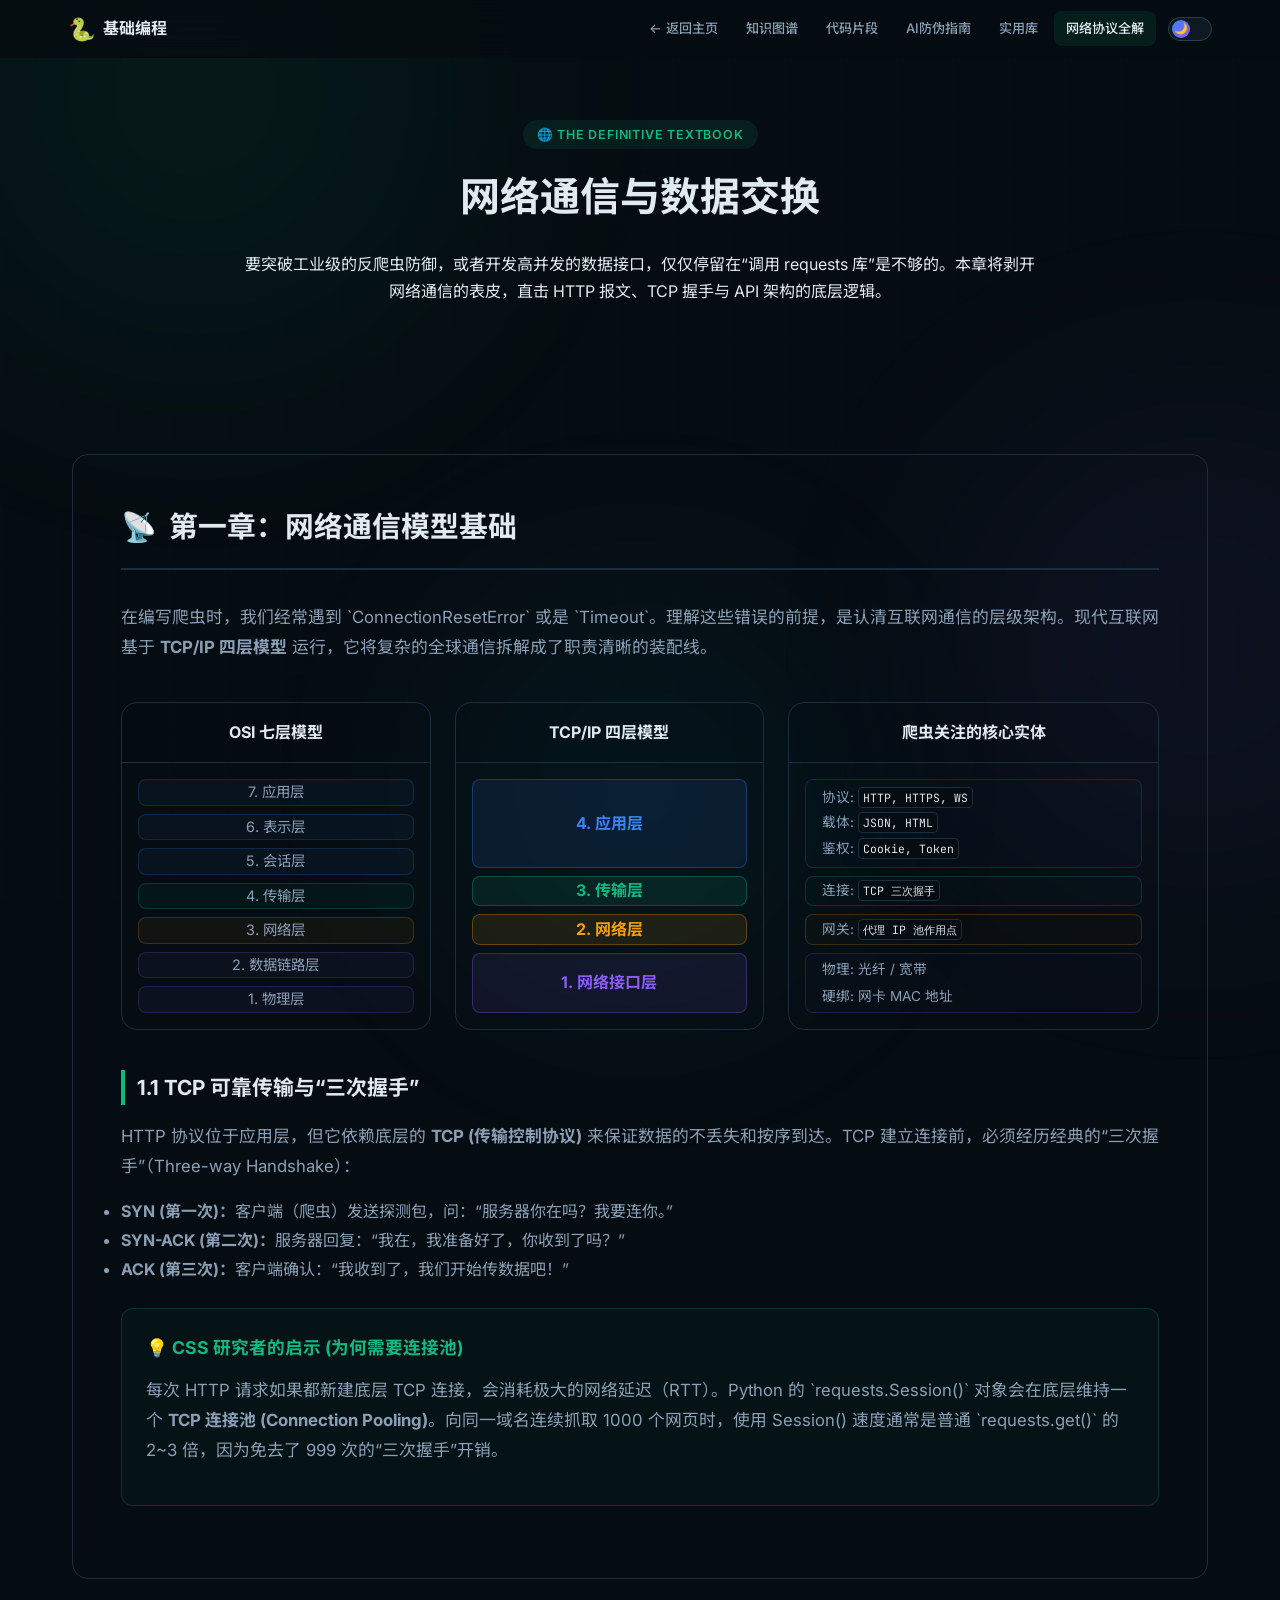
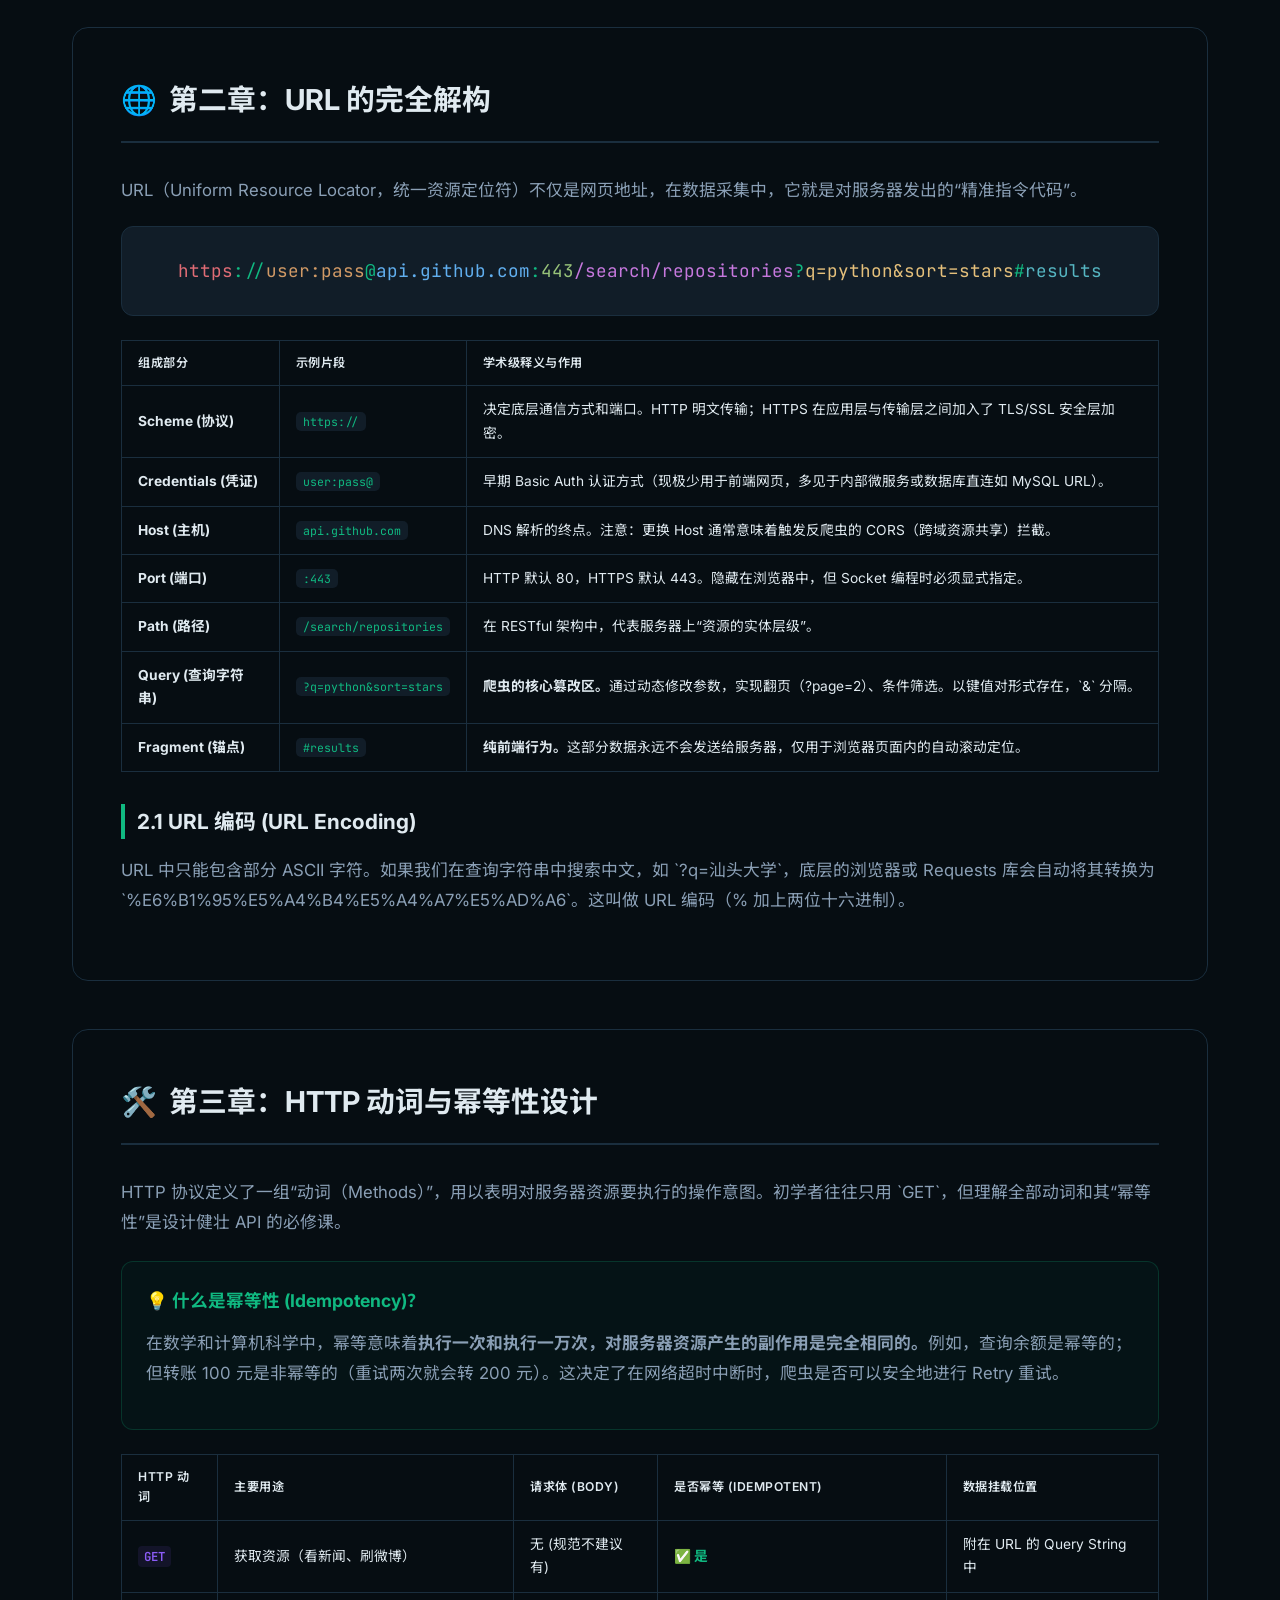
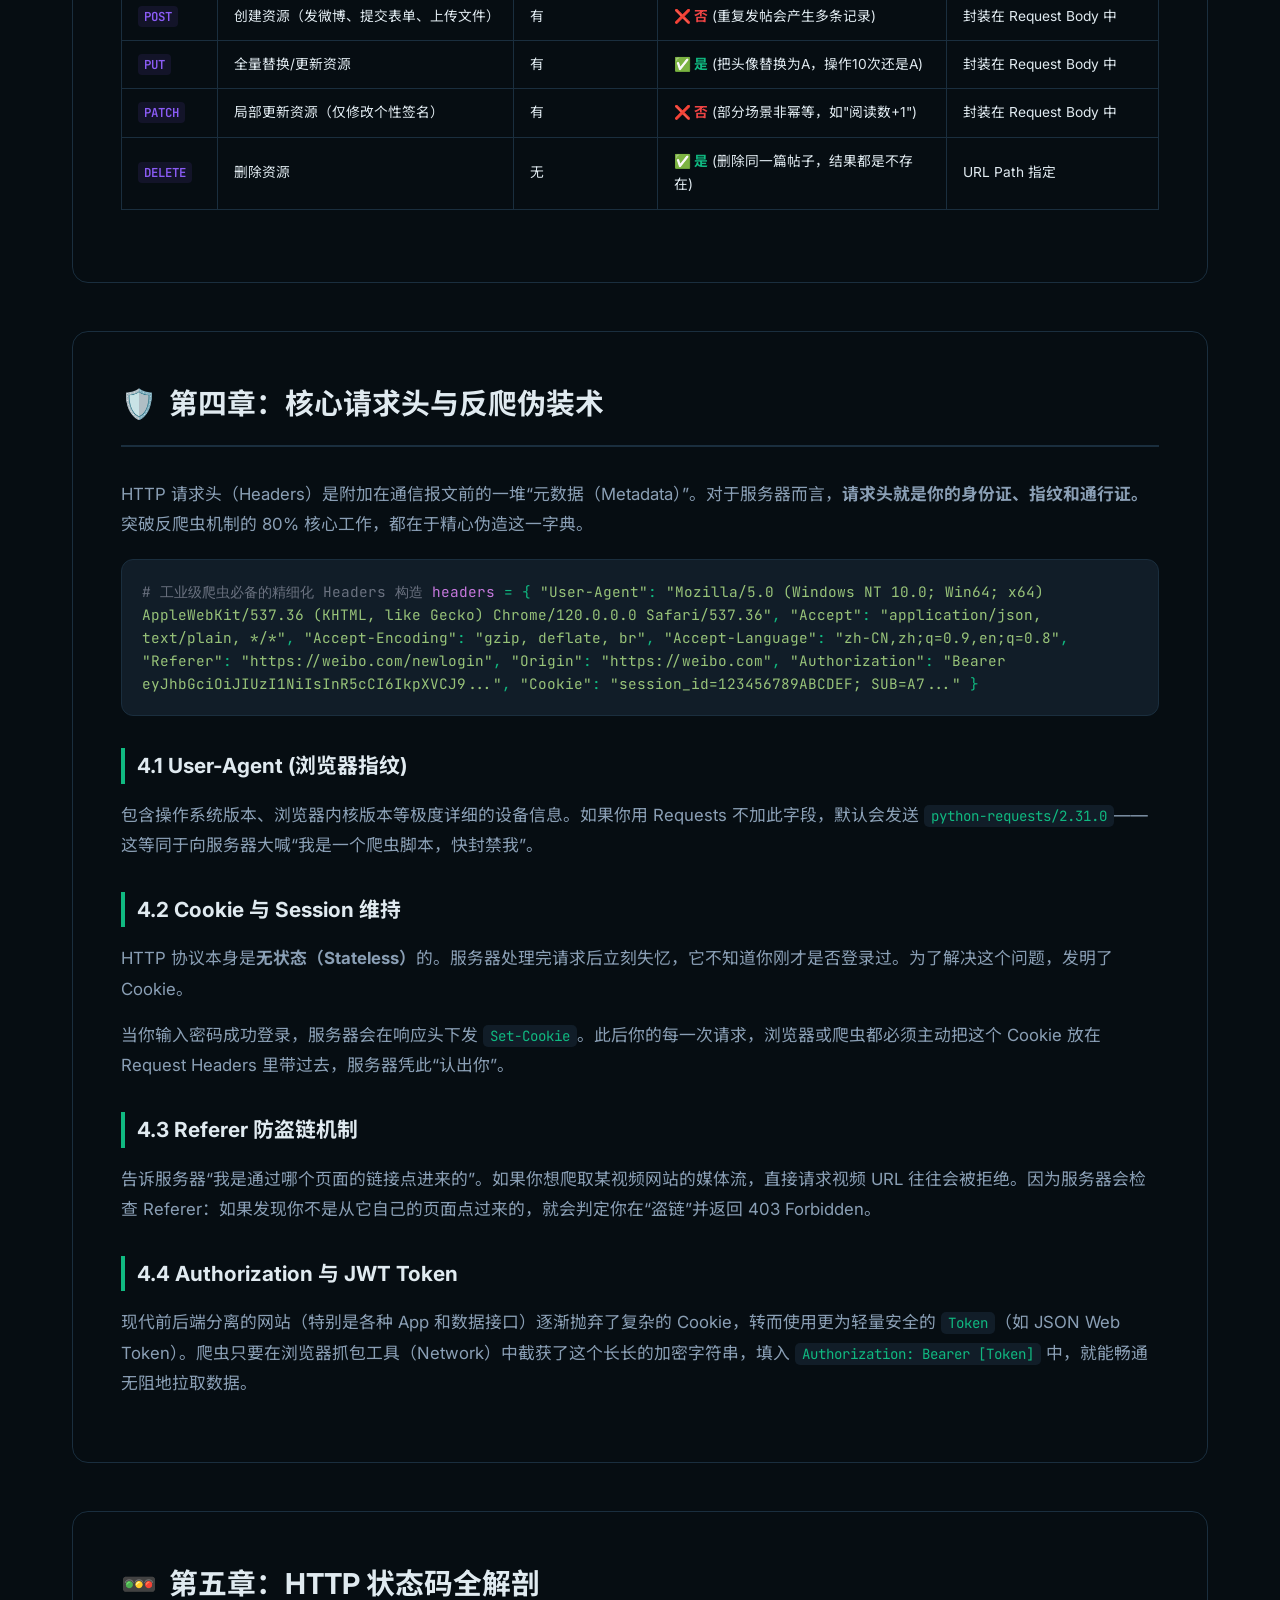
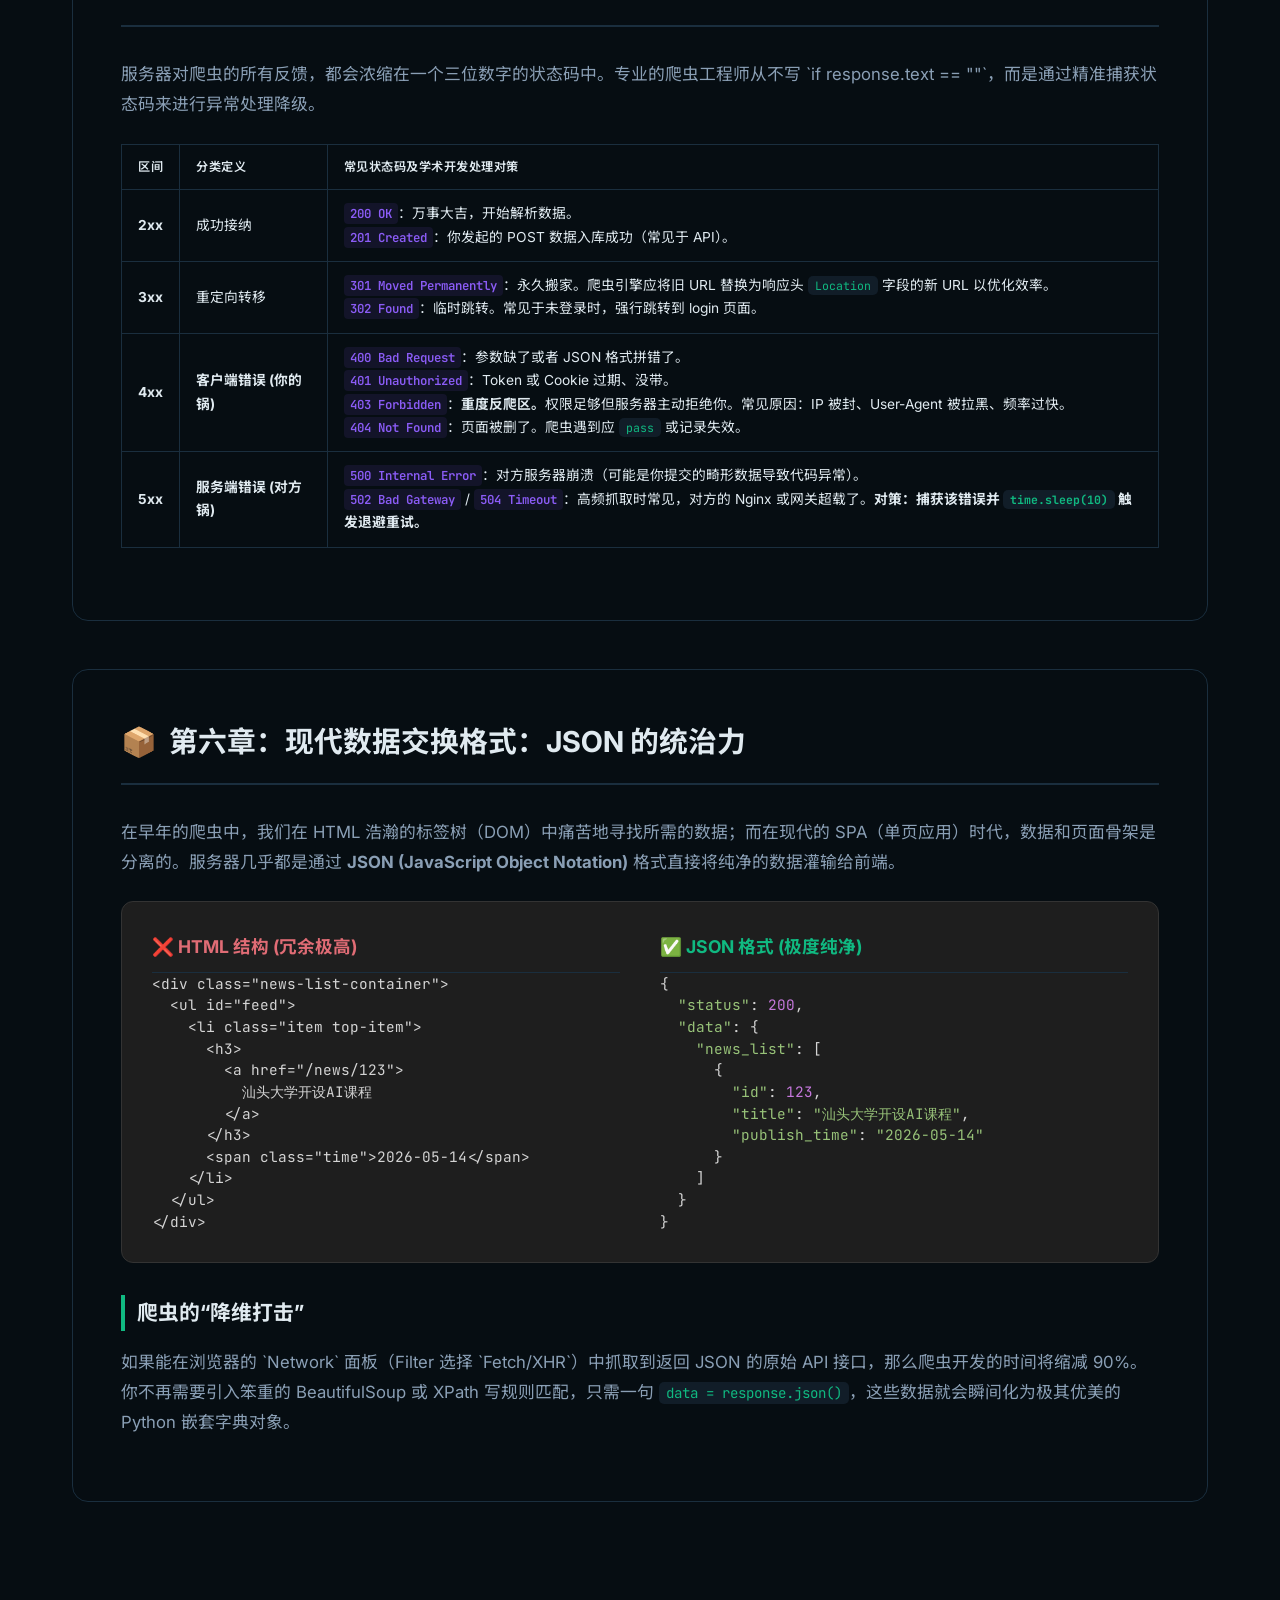
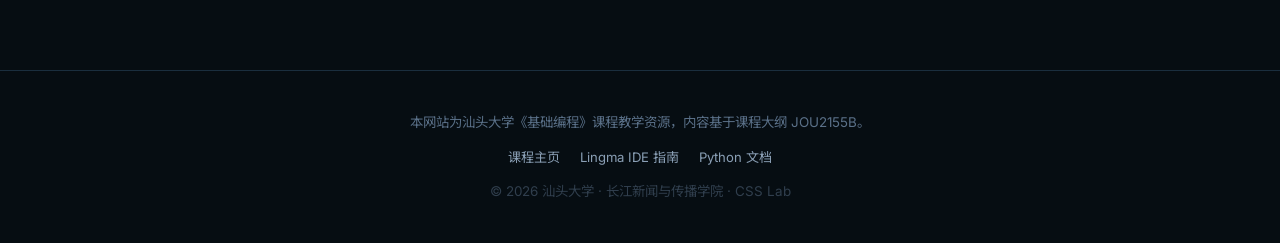
<file: network-protocols.html>
<!DOCTYPE html>
<html lang="zh-CN">
<head>
  <meta charset="UTF-8">
  <meta name="viewport" content="width=device-width, initial-scale=1.0">
  <title>网络协议与数据通信深度指南 | 汕头大学《基础编程》</title>
  <meta name="description" content="计算社会科学视角下的网络协议教科书级全解：从 TCP/IP 到 HTTP/3，从反爬请求头到 RESTful API 设计">
  <link rel="preconnect" href="https://fonts.googleapis.com">
  <link rel="preconnect" href="https://fonts.gstatic.com" crossorigin>
  <link href="https://fonts.googleapis.com/css2?family=Inter:wght@300;400;500;600;700;800;900&family=Noto+Sans+SC:wght@300;400;500;700;900&family=JetBrains+Mono:wght@400;500;600&display=swap" rel="stylesheet">
  <link rel="stylesheet" href="index.css">
  <style>
    .subpage-hero{padding:120px 20px 60px;text-align:center}
    .subpage-hero h1{font-size:2.5rem;margin-bottom:20px}
    
    .textbook-container {
      display: flex;
      flex-direction: column;
      gap: 48px;
      margin-bottom: 80px;
    }
    
    .chapter-card {
      background: var(--bg-card);
      border: 1px solid var(--border);
      border-radius: 16px;
      padding: 48px;
      box-shadow: var(--shadow);
    }
    
    .chapter-card h2 {
      margin-top: 0;
      color: var(--text);
      font-size: 1.8rem;
      border-bottom: 2px solid var(--border);
      padding-bottom: 16px;
      margin-bottom: 32px;
      display: flex;
      align-items: center;
      gap: 12px;
    }
    
    .chapter-card h3 {
      font-size: 1.3rem;
      color: var(--text);
      margin: 32px 0 16px 0;
      padding-left: 12px;
      border-left: 4px solid var(--emerald);
    }
    
    .chapter-card p {
      line-height: 1.8;
      color: var(--text2);
      margin-bottom: 16px;
      font-size: 1.05rem;
    }
    
    .concept-box {
      padding: 24px;
      background: rgba(16, 185, 129, 0.04);
      border-radius: 12px;
      border: 1px solid rgba(16, 185, 129, 0.2);
      margin: 24px 0;
    }
    
    .concept-box h4 {
      margin-top: 0;
      color: var(--emerald);
      margin-bottom: 12px;
      font-size: 1.1rem;
    }
    
    .data-table {
      width: 100%;
      border-collapse: collapse;
      margin: 24px 0;
      font-size: 0.95rem;
    }
    .data-table th, .data-table td {
      border: 1px solid var(--border);
      padding: 12px 16px;
      text-align: left;
    }
    .data-table th {
      background: var(--bg);
      font-weight: 600;
      color: var(--text);
    }
    .data-table tbody tr:hover {
      background: rgba(0,0,0,0.02);
    }
    
    .code-block {
      background: var(--code-bg);
      border: 1px solid var(--border);
      border-radius: 12px;
      padding: 20px;
      font-family: 'JetBrains Mono', monospace;
      font-size: 0.9rem;
      line-height: 1.6;
      color: var(--emerald);
      overflow-x: auto;
      margin: 20px 0;
    }
    
    .code-comment {
      color: #6b7280;
    }
    .code-keyword {
      color: #c678dd;
    }
    .code-string {
      color: #98c379;
    }
    
    .architecture-diagram {
      background: #fff;
      padding: 24px;
      border-radius: 12px;
      text-align: center;
      margin: 24px 0;
      border: 1px solid var(--border);
      overflow-x: auto;
    }
    .architecture-diagram pre {
      margin: 0;
      font-family: 'JetBrains Mono', monospace;
      color: #333;
      font-size: 0.9rem;
      line-height: 1.5;
    }
    
    [data-theme="dark"] .architecture-diagram {
      background: #1e1e1e;
      border-color: #333;
    }
    [data-theme="dark"] .architecture-diagram pre {
      color: #d4d4d4;
    }
    
    .highlight-term {
      background: rgba(139, 92, 246, 0.1);
      color: var(--purple);
      padding: 2px 6px;
      border-radius: 4px;
      font-weight: 600;
      font-family: 'JetBrains Mono', monospace;
      font-size: 0.9em;
    }
  </style>
</head>
<body>
<div class="bg-grid" aria-hidden="true"></div>
<div class="bg-glow bg-glow-1" aria-hidden="true"></div><div class="bg-glow bg-glow-2" aria-hidden="true"></div><div class="bg-glow bg-glow-3" aria-hidden="true"></div>

<nav class="navbar" id="navbar">
  <div class="nav-inner">
    <div class="nav-brand"><a href="index.html" style="text-decoration:none; color:inherit; display:flex; align-items:center; gap:8px"><div class="nav-logo">🐍</div><span>基础编程</span></a></div>
    <div class="nav-links" id="nav-links">
      <a href="index.html">← 返回主页</a>
      <a href="knowledge-graph.html">知识图谱</a>
      <a href="snippet-gallery.html">代码片段</a>
      <a href="prompt-engineering.html">AI防伪指南</a>
      <a href="python-essential-libs.html">实用库</a>
      <a href="network-protocols.html" class="active">网络协议全解</a>
      <button class="theme-toggle" id="themeToggle"><div class="theme-toggle-knob" id="themeIcon">🌙</div></button>
    </div>
  </div>
</nav>

<main id="main-content">
  <section class="subpage-hero">
    <div class="container">
      <div class="section-label">🌐 The Definitive Textbook</div>
      <h1>网络通信与数据交换</h1>
      <p class="subtitle" style="max-width: 800px; margin: 0 auto;">要突破工业级的反爬虫防御，或者开发高并发的数据接口，仅仅停留在“调用 requests 库”是不够的。本章将剥开网络通信的表皮，直击 HTTP 报文、TCP 握手与 API 架构的底层逻辑。</p>
    </div>
  </section>

  <section class="container">
    <div class="textbook-container">
      
      <!-- Chapter 1 -->
      <article class="chapter-card">
        <h2><span aria-hidden="true">📡</span> 第一章：网络通信模型基础</h2>
        <p>在编写爬虫时，我们经常遇到 `ConnectionResetError` 或是 `Timeout`。理解这些错误的前提，是认清互联网通信的层级架构。现代互联网基于 <strong>TCP/IP 四层模型</strong> 运行，它将复杂的全球通信拆解成了职责清晰的装配线。</p>
        
        <div class="network-models" style="display: flex; gap: 24px; margin: 40px 0; font-family: 'Inter', 'Noto Sans SC', sans-serif;">
          <!-- OSI Model -->
          <div style="flex: 1; display: flex; flex-direction: column; border: 1px solid var(--border); border-radius: 16px; overflow: hidden; background: var(--bg-card); box-shadow: var(--shadow);">
            <div style="background: rgba(0,0,0,0.02); padding: 16px; text-align: center; font-weight: 700; border-bottom: 1px solid var(--border);">OSI 七层模型</div>
            <div style="padding: 16px; display: flex; flex-direction: column; gap: 8px; flex: 1;">
              <div style="flex: 3; display: flex; flex-direction: column; gap: 8px;">
                <div style="flex: 1; border: 1px solid rgba(59,130,246,0.2); background: rgba(59,130,246,0.05); border-radius: 8px; display: flex; align-items: center; justify-content: center; font-size: 0.9rem; color: var(--text2);">7. 应用层</div>
                <div style="flex: 1; border: 1px solid rgba(59,130,246,0.2); background: rgba(59,130,246,0.05); border-radius: 8px; display: flex; align-items: center; justify-content: center; font-size: 0.9rem; color: var(--text2);">6. 表示层</div>
                <div style="flex: 1; border: 1px solid rgba(59,130,246,0.2); background: rgba(59,130,246,0.05); border-radius: 8px; display: flex; align-items: center; justify-content: center; font-size: 0.9rem; color: var(--text2);">5. 会话层</div>
              </div>
              <div style="flex: 1; border: 1px solid rgba(16,185,129,0.2); background: rgba(16,185,129,0.05); border-radius: 8px; display: flex; align-items: center; justify-content: center; font-size: 0.9rem; color: var(--text2);">4. 传输层</div>
              <div style="flex: 1; border: 1px solid rgba(245,158,11,0.2); background: rgba(245,158,11,0.05); border-radius: 8px; display: flex; align-items: center; justify-content: center; font-size: 0.9rem; color: var(--text2);">3. 网络层</div>
              <div style="flex: 2; display: flex; flex-direction: column; gap: 8px;">
                <div style="flex: 1; border: 1px solid rgba(139,92,246,0.2); background: rgba(139,92,246,0.05); border-radius: 8px; display: flex; align-items: center; justify-content: center; font-size: 0.9rem; color: var(--text2);">2. 数据链路层</div>
                <div style="flex: 1; border: 1px solid rgba(139,92,246,0.2); background: rgba(139,92,246,0.05); border-radius: 8px; display: flex; align-items: center; justify-content: center; font-size: 0.9rem; color: var(--text2);">1. 物理层</div>
              </div>
            </div>
          </div>
          
          <!-- TCP/IP Model -->
          <div style="flex: 1; display: flex; flex-direction: column; border: 1px solid var(--border); border-radius: 16px; overflow: hidden; background: var(--bg-card); box-shadow: var(--shadow);">
            <div style="background: rgba(0,0,0,0.02); padding: 16px; text-align: center; font-weight: 700; border-bottom: 1px solid var(--border);">TCP/IP 四层模型</div>
            <div style="padding: 16px; display: flex; flex-direction: column; gap: 8px; flex: 1;">
              <div style="flex: 3; border: 1px solid rgba(59,130,246,0.3); background: rgba(59,130,246,0.1); border-radius: 8px; display: flex; flex-direction: column; align-items: center; justify-content: center; text-align: center;">
                <strong style="color: var(--blue);">4. 应用层</strong>
              </div>
              <div style="flex: 1; border: 1px solid rgba(16,185,129,0.3); background: rgba(16,185,129,0.1); border-radius: 8px; display: flex; flex-direction: column; align-items: center; justify-content: center; text-align: center;">
                <strong style="color: var(--emerald);">3. 传输层</strong>
              </div>
              <div style="flex: 1; border: 1px solid rgba(245,158,11,0.3); background: rgba(245,158,11,0.1); border-radius: 8px; display: flex; flex-direction: column; align-items: center; justify-content: center; text-align: center;">
                <strong style="color: var(--amber);">2. 网络层</strong>
              </div>
              <div style="flex: 2; border: 1px solid rgba(139,92,246,0.3); background: rgba(139,92,246,0.1); border-radius: 8px; display: flex; flex-direction: column; align-items: center; justify-content: center; text-align: center;">
                <strong style="color: var(--purple);">1. 网络接口层</strong>
              </div>
            </div>
          </div>
          
          <!-- Crawler Focus -->
          <div style="flex: 1.2; display: flex; flex-direction: column; border: 1px solid var(--border); border-radius: 16px; overflow: hidden; background: var(--bg-card); box-shadow: var(--shadow);">
            <div style="background: rgba(0,0,0,0.02); padding: 16px; text-align: center; font-weight: 700; border-bottom: 1px solid var(--border);">爬虫关注的核心实体</div>
            <div style="padding: 16px; display: flex; flex-direction: column; gap: 8px; flex: 1;">
              <div style="flex: 3; border: 1px solid rgba(59,130,246,0.2); background: rgba(59,130,246,0.02); border-radius: 8px; display: flex; flex-direction: column; justify-content: center; padding: 0 16px; font-size: 0.85rem; color: var(--text2); line-height: 1.6;">
                <span style="display:block; margin-bottom:4px">协议: <code style="background:var(--bg);padding:2px 4px;border-radius:4px;color:var(--text);border:1px solid var(--border)">HTTP, HTTPS, WS</code></span>
                <span style="display:block; margin-bottom:4px">载体: <code style="background:var(--bg);padding:2px 4px;border-radius:4px;color:var(--text);border:1px solid var(--border)">JSON, HTML</code></span>
                <span style="display:block">鉴权: <code style="background:var(--bg);padding:2px 4px;border-radius:4px;color:var(--text);border:1px solid var(--border)">Cookie, Token</code></span>
              </div>
              <div style="flex: 1; border: 1px solid rgba(16,185,129,0.2); background: rgba(16,185,129,0.02); border-radius: 8px; display: flex; flex-direction: column; justify-content: center; padding: 0 16px; font-size: 0.85rem; color: var(--text2);">
                <span style="display:block">连接: <code style="background:var(--bg);padding:2px 4px;border-radius:4px;color:var(--text);border:1px solid var(--border)">TCP 三次握手</code></span>
              </div>
              <div style="flex: 1; border: 1px solid rgba(245,158,11,0.2); background: rgba(245,158,11,0.02); border-radius: 8px; display: flex; flex-direction: column; justify-content: center; padding: 0 16px; font-size: 0.85rem; color: var(--text2);">
                <span style="display:block">网关: <code style="background:var(--bg);padding:2px 4px;border-radius:4px;color:var(--text);border:1px solid var(--border)">代理 IP 池作用点</code></span>
              </div>
              <div style="flex: 2; border: 1px solid rgba(139,92,246,0.2); background: rgba(139,92,246,0.02); border-radius: 8px; display: flex; flex-direction: column; justify-content: center; padding: 0 16px; font-size: 0.85rem; color: var(--text2);">
                <span style="display:block">物理: 光纤 / 宽带</span>
                <span style="display:block; margin-top:4px">硬绑: 网卡 MAC 地址</span>
              </div>
            </div>
          </div>
        </div>

        <h3>1.1 TCP 可靠传输与“三次握手”</h3>
        <p>HTTP 协议位于应用层，但它依赖底层的 <strong>TCP (传输控制协议)</strong> 来保证数据的不丢失和按序到达。TCP 建立连接前，必须经历经典的“三次握手”（Three-way Handshake）：</p>
        <ul style="color: var(--text2); line-height: 1.8; margin-bottom: 20px;">
          <li><strong>SYN (第一次)：</strong>客户端（爬虫）发送探测包，问：“服务器你在吗？我要连你。”</li>
          <li><strong>SYN-ACK (第二次)：</strong>服务器回复：“我在，我准备好了，你收到了吗？”</li>
          <li><strong>ACK (第三次)：</strong>客户端确认：“我收到了，我们开始传数据吧！”</li>
        </ul>
        <div class="concept-box">
          <h4>💡 CSS 研究者的启示 (为何需要连接池)</h4>
          <p>每次 HTTP 请求如果都新建底层 TCP 连接，会消耗极大的网络延迟（RTT）。Python 的 `requests.Session()` 对象会在底层维持一个 <strong>TCP 连接池 (Connection Pooling)</strong>。向同一域名连续抓取 1000 个网页时，使用 Session() 速度通常是普通 `requests.get()` 的 2~3 倍，因为免去了 999 次的“三次握手”开销。</p>
        </div>
      </article>

      <!-- Chapter 2 -->
      <article class="chapter-card">
        <h2><span aria-hidden="true">🌐</span> 第二章：URL 的完全解构</h2>
        <p>URL（Uniform Resource Locator，统一资源定位符）不仅是网页地址，在数据采集中，它就是对服务器发出的“精准指令代码”。</p>
        
        <div class="code-block" style="text-align: center; font-size: 1.1rem; padding: 30px;">
          <span style="color:#e06c75;">https</span>://<span style="color:#d19a66;">user:pass</span>@<span style="color:#61afef;">api.github.com</span>:<span style="color:#98c379;">443</span><span style="color:#c678dd;">/search/repositories</span>?<span style="color:#e5c07b;">q=python&sort=stars</span>#<span style="color:#56b6c2;">results</span>
        </div>

        <table class="data-table">
          <thead>
            <tr>
              <th>组成部分</th>
              <th>示例片段</th>
              <th>学术级释义与作用</th>
            </tr>
          </thead>
          <tbody>
            <tr>
              <td><strong>Scheme (协议)</strong></td>
              <td><code>https://</code></td>
              <td>决定底层通信方式和端口。HTTP 明文传输；HTTPS 在应用层与传输层之间加入了 TLS/SSL 安全层加密。</td>
            </tr>
            <tr>
              <td><strong>Credentials (凭证)</strong></td>
              <td><code>user:pass@</code></td>
              <td>早期 Basic Auth 认证方式（现极少用于前端网页，多见于内部微服务或数据库直连如 MySQL URL）。</td>
            </tr>
            <tr>
              <td><strong>Host (主机)</strong></td>
              <td><code>api.github.com</code></td>
              <td>DNS 解析的终点。注意：更换 Host 通常意味着触发反爬虫的 CORS（跨域资源共享）拦截。</td>
            </tr>
            <tr>
              <td><strong>Port (端口)</strong></td>
              <td><code>:443</code></td>
              <td>HTTP 默认 80，HTTPS 默认 443。隐藏在浏览器中，但 Socket 编程时必须显式指定。</td>
            </tr>
            <tr>
              <td><strong>Path (路径)</strong></td>
              <td><code>/search/repositories</code></td>
              <td>在 RESTful 架构中，代表服务器上“资源的实体层级”。</td>
            </tr>
            <tr>
              <td><strong>Query (查询字符串)</strong></td>
              <td><code>?q=python&sort=stars</code></td>
              <td><strong>爬虫的核心篡改区。</strong>通过动态修改参数，实现翻页（?page=2）、条件筛选。以键值对形式存在，`&` 分隔。</td>
            </tr>
            <tr>
              <td><strong>Fragment (锚点)</strong></td>
              <td><code>#results</code></td>
              <td><strong>纯前端行为。</strong>这部分数据永远不会发送给服务器，仅用于浏览器页面内的自动滚动定位。</td>
            </tr>
          </tbody>
        </table>
        
        <h3>2.1 URL 编码 (URL Encoding)</h3>
        <p>URL 中只能包含部分 ASCII 字符。如果我们在查询字符串中搜索中文，如 `?q=汕头大学`，底层的浏览器或 Requests 库会自动将其转换为 `%E6%B1%95%E5%A4%B4%E5%A4%A7%E5%AD%A6`。这叫做 URL 编码（% 加上两位十六进制）。</p>
      </article>

      <!-- Chapter 3 -->
      <article class="chapter-card">
        <h2><span aria-hidden="true">🛠️</span> 第三章：HTTP 动词与幂等性设计</h2>
        <p>HTTP 协议定义了一组“动词（Methods）”，用以表明对服务器资源要执行的操作意图。初学者往往只用 `GET`，但理解全部动词和其“幂等性”是设计健壮 API 的必修课。</p>

        <div class="concept-box">
          <h4>💡 什么是幂等性 (Idempotency)？</h4>
          <p>在数学和计算机科学中，幂等意味着<strong>执行一次和执行一万次，对服务器资源产生的副作用是完全相同的。</strong>例如，查询余额是幂等的；但转账 100 元是非幂等的（重试两次就会转 200 元）。这决定了在网络超时中断时，爬虫是否可以安全地进行 Retry 重试。</p>
        </div>

        <table class="data-table">
          <thead>
            <tr>
              <th>HTTP 动词</th>
              <th>主要用途</th>
              <th>请求体 (Body)</th>
              <th>是否幂等 (Idempotent)</th>
              <th>数据挂载位置</th>
            </tr>
          </thead>
          <tbody>
            <tr>
              <td><strong><span class="highlight-term">GET</span></strong></td>
              <td>获取资源（看新闻、刷微博）</td>
              <td>无 (规范不建议有)</td>
              <td><span style="color:var(--emerald);font-weight:bold;">✅ 是</span></td>
              <td>附在 URL 的 Query String 中</td>
            </tr>
            <tr>
              <td><strong><span class="highlight-term">POST</span></strong></td>
              <td>创建资源（发微博、提交表单、上传文件）</td>
              <td>有</td>
              <td><span style="color:var(--red);font-weight:bold;">❌ 否</span> (重复发帖会产生多条记录)</td>
              <td>封装在 Request Body 中</td>
            </tr>
            <tr>
              <td><strong><span class="highlight-term">PUT</span></strong></td>
              <td>全量替换/更新资源</td>
              <td>有</td>
              <td><span style="color:var(--emerald);font-weight:bold;">✅ 是</span> (把头像替换为A，操作10次还是A)</td>
              <td>封装在 Request Body 中</td>
            </tr>
            <tr>
              <td><strong><span class="highlight-term">PATCH</span></strong></td>
              <td>局部更新资源（仅修改个性签名）</td>
              <td>有</td>
              <td><span style="color:var(--red);font-weight:bold;">❌ 否</span> (部分场景非幂等，如"阅读数+1")</td>
              <td>封装在 Request Body 中</td>
            </tr>
            <tr>
              <td><strong><span class="highlight-term">DELETE</span></strong></td>
              <td>删除资源</td>
              <td>无</td>
              <td><span style="color:var(--emerald);font-weight:bold;">✅ 是</span> (删除同一篇帖子，结果都是不存在)</td>
              <td>URL Path 指定</td>
            </tr>
          </tbody>
        </table>
      </article>

      <!-- Chapter 4 -->
      <article class="chapter-card">
        <h2><span aria-hidden="true">🛡️</span> 第四章：核心请求头与反爬伪装术</h2>
        <p>HTTP 请求头（Headers）是附加在通信报文前的一堆“元数据（Metadata）”。对于服务器而言，<strong>请求头就是你的身份证、指纹和通行证。</strong>突破反爬虫机制的 80% 核心工作，都在于精心伪造这一字典。</p>
        
        <div class="code-block">
<span class="code-comment"># 工业级爬虫必备的精细化 Headers 构造</span>
<span class="code-keyword">headers</span> = {
    <span class="code-string">"User-Agent"</span>: <span class="code-string">"Mozilla/5.0 (Windows NT 10.0; Win64; x64) AppleWebKit/537.36 (KHTML, like Gecko) Chrome/120.0.0.0 Safari/537.36"</span>,
    <span class="code-string">"Accept"</span>: <span class="code-string">"application/json, text/plain, */*"</span>,
    <span class="code-string">"Accept-Encoding"</span>: <span class="code-string">"gzip, deflate, br"</span>,
    <span class="code-string">"Accept-Language"</span>: <span class="code-string">"zh-CN,zh;q=0.9,en;q=0.8"</span>,
    <span class="code-string">"Referer"</span>: <span class="code-string">"https://weibo.com/newlogin"</span>,
    <span class="code-string">"Origin"</span>: <span class="code-string">"https://weibo.com"</span>,
    <span class="code-string">"Authorization"</span>: <span class="code-string">"Bearer eyJhbGciOiJIUzI1NiIsInR5cCI6IkpXVCJ9..."</span>,
    <span class="code-string">"Cookie"</span>: <span class="code-string">"session_id=123456789ABCDEF; SUB=A7..."</span>
}
        </div>

        <h3>4.1 User-Agent (浏览器指纹)</h3>
        <p>包含操作系统版本、浏览器内核版本等极度详细的设备信息。如果你用 Requests 不加此字段，默认会发送 <code>python-requests/2.31.0</code>——这等同于向服务器大喊“我是一个爬虫脚本，快封禁我”。</p>

        <h3>4.2 Cookie 与 Session 维持</h3>
        <p>HTTP 协议本身是<strong>无状态（Stateless）</strong>的。服务器处理完请求后立刻失忆，它不知道你刚才是否登录过。为了解决这个问题，发明了 Cookie。</p>
        <p>当你输入密码成功登录，服务器会在响应头下发 <code>Set-Cookie</code>。此后你的每一次请求，浏览器或爬虫都必须主动把这个 Cookie 放在 Request Headers 里带过去，服务器凭此“认出你”。</p>

        <h3>4.3 Referer 防盗链机制</h3>
        <p>告诉服务器“我是通过哪个页面的链接点进来的”。如果你想爬取某视频网站的媒体流，直接请求视频 URL 往往会被拒绝。因为服务器会检查 Referer：如果发现你不是从它自己的页面点过来的，就会判定你在“盗链”并返回 403 Forbidden。</p>

        <h3>4.4 Authorization 与 JWT Token</h3>
        <p>现代前后端分离的网站（特别是各种 App 和数据接口）逐渐抛弃了复杂的 Cookie，转而使用更为轻量安全的 <code>Token</code>（如 JSON Web Token）。爬虫只要在浏览器抓包工具（Network）中截获了这个长长的加密字符串，填入 <code>Authorization: Bearer [Token]</code> 中，就能畅通无阻地拉取数据。</p>
      </article>

      <!-- Chapter 5 -->
      <article class="chapter-card">
        <h2><span aria-hidden="true">🚥</span> 第五章：HTTP 状态码全解剖</h2>
        <p>服务器对爬虫的所有反馈，都会浓缩在一个三位数字的状态码中。专业的爬虫工程师从不写 `if response.text == ""`，而是通过精准捕获状态码来进行异常处理降级。</p>
        
        <table class="data-table">
          <thead>
            <tr>
              <th>区间</th>
              <th>分类定义</th>
              <th>常见状态码及学术开发处理对策</th>
            </tr>
          </thead>
          <tbody>
            <tr>
              <td><strong>2xx</strong></td>
              <td>成功接纳</td>
              <td>
                <span class="highlight-term">200 OK</span>：万事大吉，开始解析数据。<br>
                <span class="highlight-term">201 Created</span>：你发起的 POST 数据入库成功（常见于 API）。
              </td>
            </tr>
            <tr>
              <td><strong>3xx</strong></td>
              <td>重定向转移</td>
              <td>
                <span class="highlight-term">301 Moved Permanently</span>：永久搬家。爬虫引擎应将旧 URL 替换为响应头 <code>Location</code> 字段的新 URL 以优化效率。<br>
                <span class="highlight-term">302 Found</span>：临时跳转。常见于未登录时，强行跳转到 login 页面。
              </td>
            </tr>
            <tr>
              <td><strong>4xx</strong></td>
              <td><strong>客户端错误 (你的锅)</strong></td>
              <td>
                <span class="highlight-term">400 Bad Request</span>：参数缺了或者 JSON 格式拼错了。<br>
                <span class="highlight-term">401 Unauthorized</span>：Token 或 Cookie 过期、没带。<br>
                <span class="highlight-term">403 Forbidden</span>：<strong>重度反爬区。</strong>权限足够但服务器主动拒绝你。常见原因：IP 被封、User-Agent 被拉黑、频率过快。<br>
                <span class="highlight-term">404 Not Found</span>：页面被删了。爬虫遇到应 <code>pass</code> 或记录失效。
              </td>
            </tr>
            <tr>
              <td><strong>5xx</strong></td>
              <td><strong>服务端错误 (对方锅)</strong></td>
              <td>
                <span class="highlight-term">500 Internal Error</span>：对方服务器崩溃（可能是你提交的畸形数据导致代码异常）。<br>
                <span class="highlight-term">502 Bad Gateway</span> / <span class="highlight-term">504 Timeout</span>：高频抓取时常见，对方的 Nginx 或网关超载了。<strong>对策：捕获该错误并 <code>time.sleep(10)</code> 触发退避重试。</strong>
              </td>
            </tr>
          </tbody>
        </table>
      </article>

      <!-- Chapter 6 -->
      <article class="chapter-card">
        <h2><span aria-hidden="true">📦</span> 第六章：现代数据交换格式：JSON 的统治力</h2>
        <p>在早年的爬虫中，我们在 HTML 浩瀚的标签树（DOM）中痛苦地寻找所需的数据；而在现代的 SPA（单页应用）时代，数据和页面骨架是分离的。服务器几乎都是通过 <strong>JSON (JavaScript Object Notation)</strong> 格式直接将纯净的数据灌输给前端。</p>

        <div class="architecture-diagram" style="text-align: left; padding: 30px;">
          <div style="display: flex; gap: 40px; align-items: flex-start;">
            <div style="flex: 1;">
              <h4 style="margin-top:0; color: #e06c75; font-size: 1.1rem; border-bottom: 1px solid var(--border); padding-bottom: 10px;">❌ HTML 结构 (冗余极高)</h4>
<pre>
&lt;div class="news-list-container"&gt;
  &lt;ul id="feed"&gt;
    &lt;li class="item top-item"&gt;
      &lt;h3&gt;
        &lt;a href="/news/123"&gt;
          汕头大学开设AI课程
        &lt;/a&gt;
      &lt;/h3&gt;
      &lt;span class="time"&gt;2026-05-14&lt;/span&gt;
    &lt;/li&gt;
  &lt;/ul&gt;
&lt;/div&gt;
</pre>
            </div>
            <div style="flex: 1;">
              <h4 style="margin-top:0; color: var(--emerald); font-size: 1.1rem; border-bottom: 1px solid var(--border); padding-bottom: 10px;">✅ JSON 格式 (极度纯净)</h4>
<pre>
{
  <span class="code-string">"status"</span>: <span class="code-keyword">200</span>,
  <span class="code-string">"data"</span>: {
    <span class="code-string">"news_list"</span>: [
      {
        <span class="code-string">"id"</span>: <span class="code-keyword">123</span>,
        <span class="code-string">"title"</span>: <span class="code-string">"汕头大学开设AI课程"</span>,
        <span class="code-string">"publish_time"</span>: <span class="code-string">"2026-05-14"</span>
      }
    ]
  }
}
</pre>
            </div>
          </div>
        </div>
        
        <h3>爬虫的“降维打击”</h3>
        <p>如果能在浏览器的 `Network` 面板（Filter 选择 `Fetch/XHR`）中抓取到返回 JSON 的原始 API 接口，那么爬虫开发的时间将缩减 90%。你不再需要引入笨重的 BeautifulSoup 或 XPath 写规则匹配，只需一句 <code>data = response.json()</code>，这些数据就会瞬间化为极其优美的 Python 嵌套字典对象。</p>
      </article>

    </div>
  </section>
</main>

<footer class="footer">
  <p>本网站为汕头大学《基础编程》课程教学资源，内容基于课程大纲 JOU2155B。</p>
  <div class="footer-links">
    <a href="index.html">课程主页</a>
    <a href="https://icgma.github.io/Lingma-Intro/" target="_blank" rel="noopener noreferrer">Lingma IDE 指南</a>
    <a href="https://docs.python.org/zh-cn/3/" target="_blank" rel="noopener noreferrer">Python 文档</a>
  </div>
  <p style="margin-top:12px;opacity:.5">&copy; 2026 汕头大学 · 长江新闻与传播学院 · CSS Lab</p>
</footer>

<button class="scroll-top" id="scrollTop" aria-label="回到顶部">↑</button>

<script>
  const themeToggle=document.getElementById("themeToggle"),themeIcon=document.getElementById("themeIcon");
  function applyTheme(t){document.documentElement.setAttribute("data-theme",t?"light":"dark");themeIcon.textContent=t?"☀️":"🌙"}
  const savedTheme=localStorage.getItem("theme");let isLightMode=savedTheme==="light";applyTheme(isLightMode);
  themeToggle.addEventListener("click",()=>{isLightMode=!isLightMode;applyTheme(isLightMode);localStorage.setItem("theme",isLightMode?"light":"dark")});
  const navbar=document.getElementById("navbar");
  window.addEventListener("scroll",()=>{navbar.classList.toggle("scrolled",window.scrollY>20)});
  document.getElementById("scrollTop").addEventListener("click",()=>window.scrollTo({top:0,behavior:"smooth"}));
  window.addEventListener("scroll",()=>{document.getElementById("scrollTop").style.display=window.scrollY>400?"flex":"none"});
</script>

<!-- 51.la Analytics -->
<script charset="UTF-8" id="LA_COLLECT" src="//sdk.51.la/js-sdk-pro.min.js"></script>
<script>LA.init({id:"3PvxZ0x46g8M8f5V",ck:"3PvxZ0x46g8M8f5V",autoTrack:true,hashMode:true})</script>
</body>
</html>
</file>
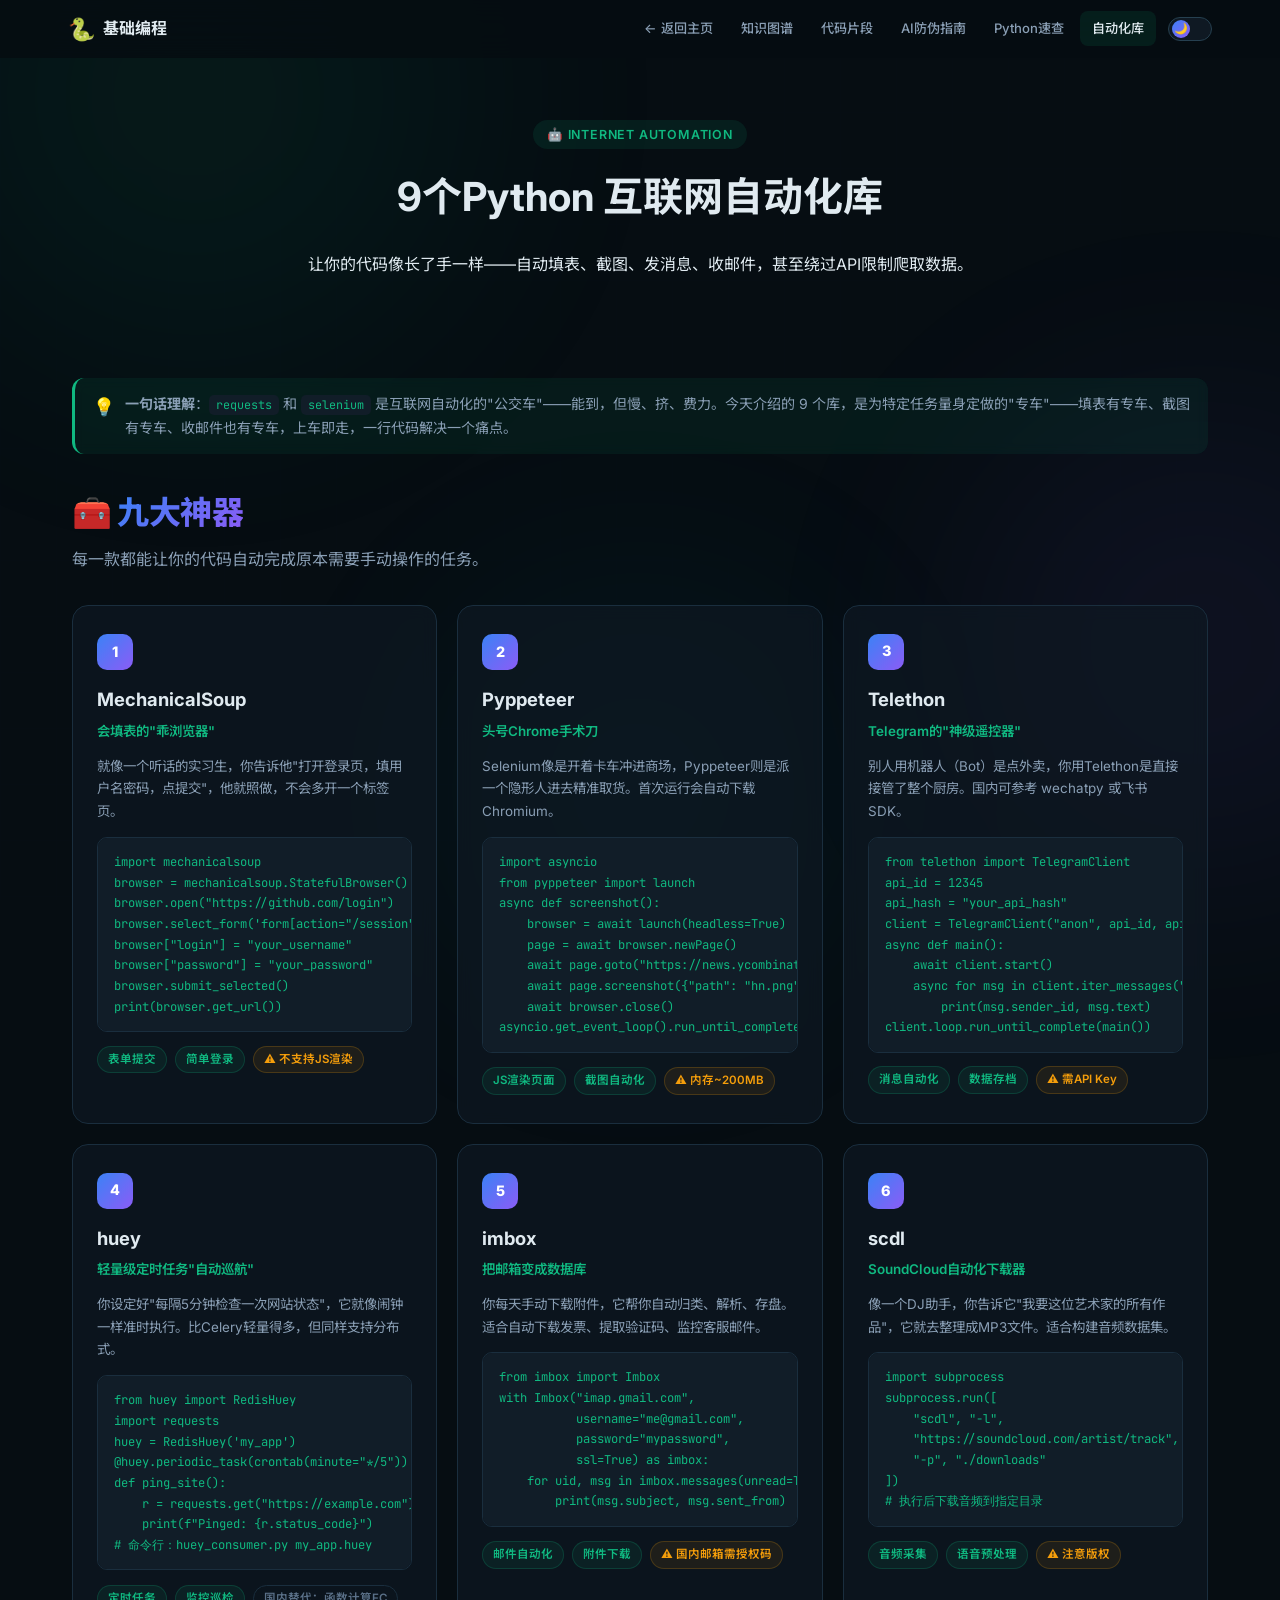
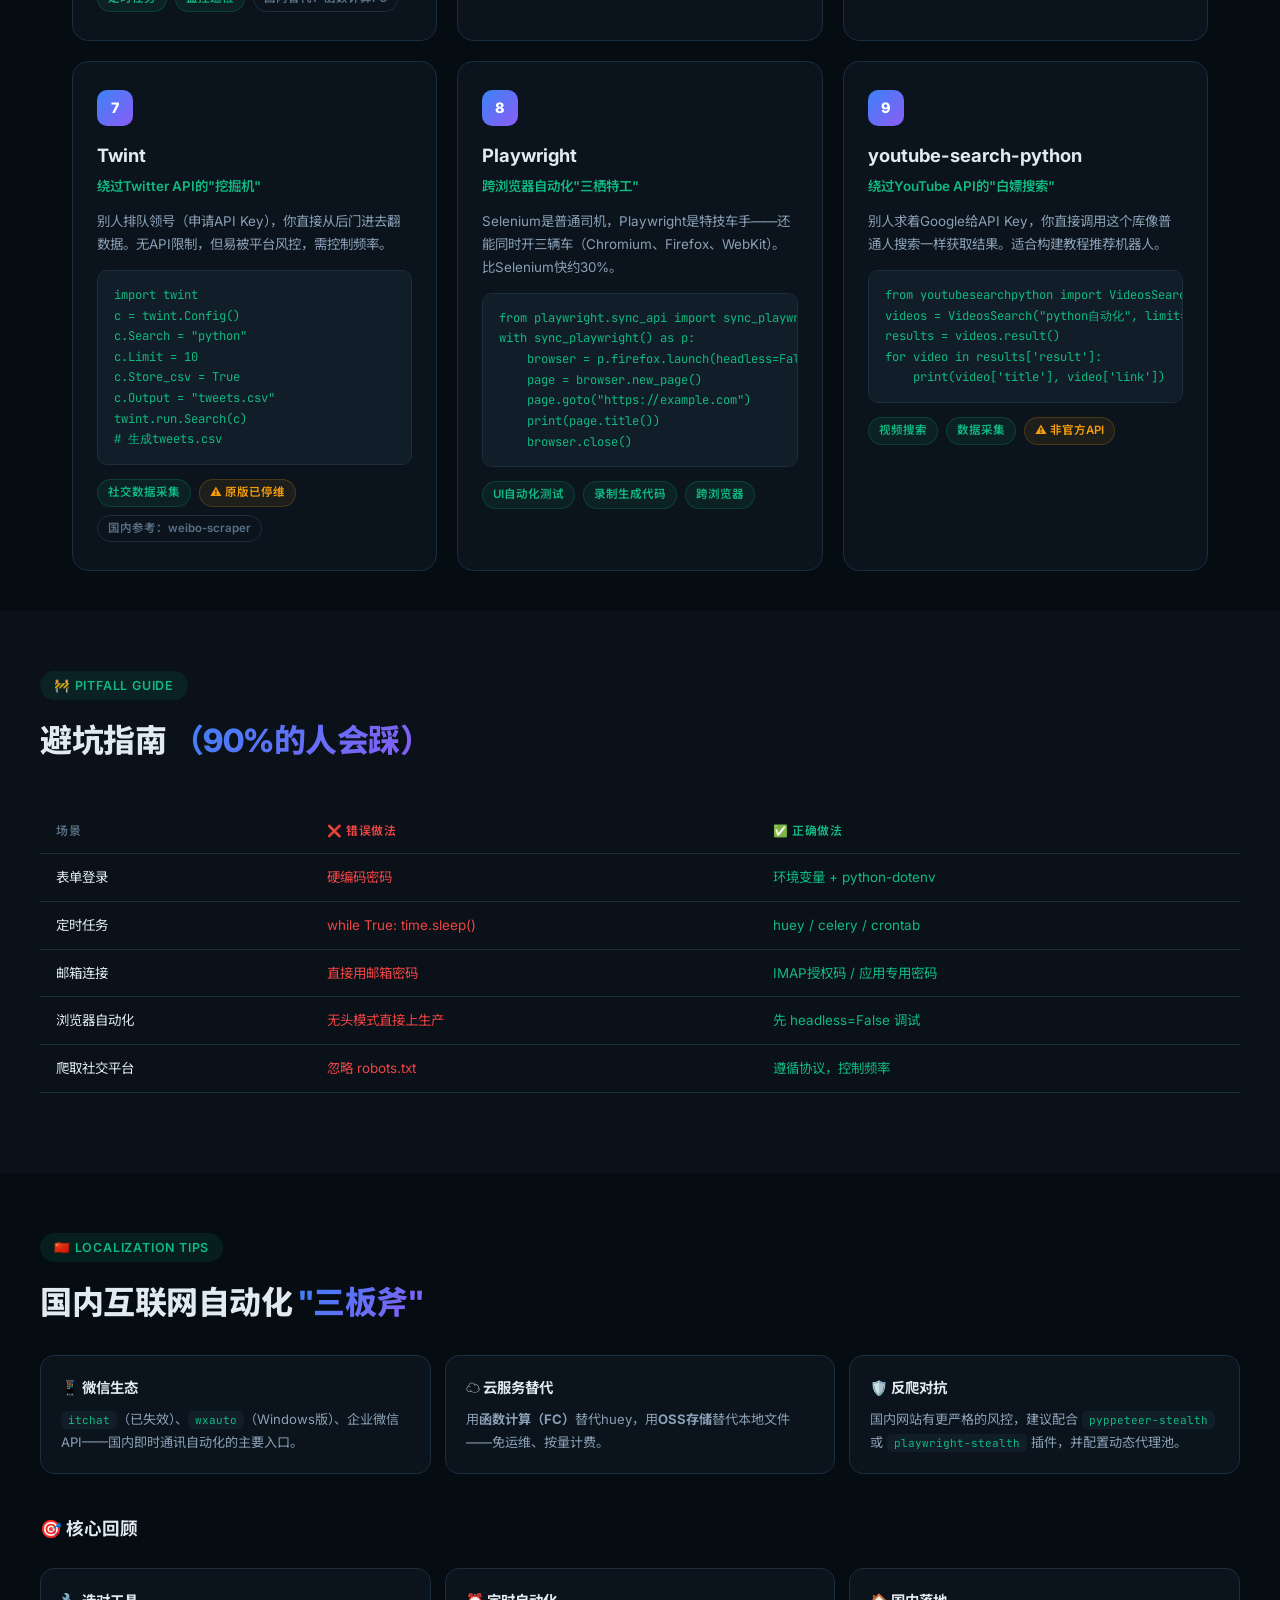
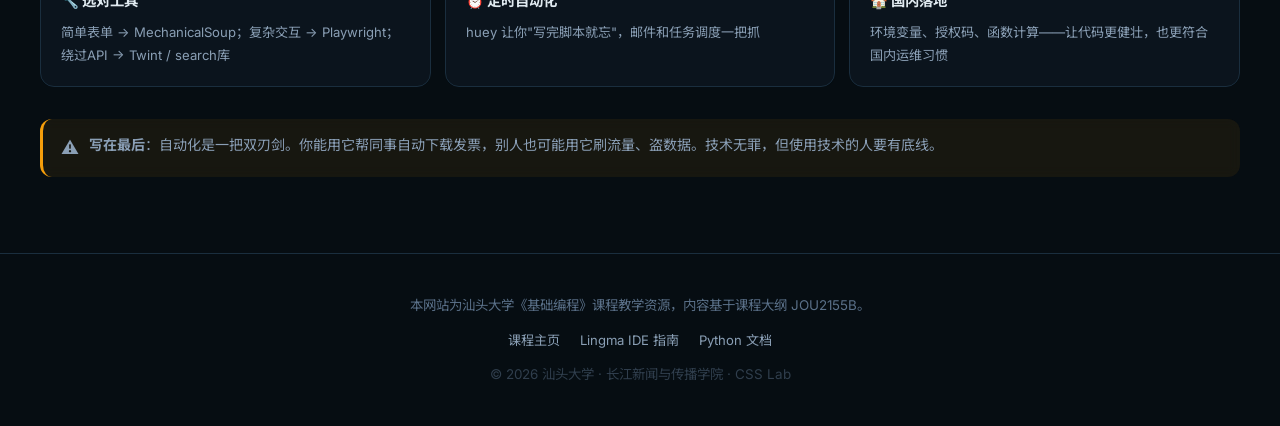
<file: python-automation-libs.html>
<!DOCTYPE html>
<html lang="zh-CN">
<head>
  <meta charset="UTF-8">
  <meta name="viewport" content="width=device-width, initial-scale=1.0">
  <title>9个Python互联网自动化库 | 汕头大学《基础编程》</title>
  <meta name="description" content="9个让代码长了手的Python库：表单填写、浏览器自动化、定时任务、邮件处理、数据采集全覆盖">
  <link rel="preconnect" href="https://fonts.googleapis.com">
  <link rel="preconnect" href="https://fonts.gstatic.com" crossorigin>
  <link href="https://fonts.googleapis.com/css2?family=Inter:wght@300;400;500;600;700;800;900&family=Noto+Sans+SC:wght@300;400;500;700;900&family=JetBrains+Mono:wght@400;500;600&display=swap" rel="stylesheet">
  <link rel="stylesheet" href="index.css">
  <style>
    .subpage-hero{padding:120px 20px 60px;text-align:center}
    .subpage-hero h1{font-size:2.5rem;margin-bottom:20px}
    .lib-grid{display:grid;grid-template-columns:repeat(auto-fill,minmax(360px,1fr));gap:20px;margin-top:32px}
    .lib-card{background:var(--card-bg);border:1px solid var(--border);border-radius:16px;padding:28px 24px;backdrop-filter:blur(8px);transition:all .3s}
    .lib-card:hover{border-color:var(--border2);transform:translateY(-3px);box-shadow:var(--card-shadow)}
    .lib-num{display:inline-flex;align-items:center;justify-content:center;width:36px;height:36px;border-radius:10px;background:var(--grad-hero);color:#fff;font-weight:800;font-size:.9rem;margin-bottom:14px}
    .lib-name{font-size:1.15rem;font-weight:700;color:var(--text);margin-bottom:4px}
    .lib-tagline{font-size:.84rem;color:var(--emerald);font-weight:600;margin-bottom:12px}
    .lib-desc{font-size:.84rem;color:var(--text2);line-height:1.7;margin-bottom:14px}
    .lib-code{background:var(--code-bg);border:1px solid var(--border);border-radius:10px;padding:14px 16px;font-family:'JetBrains Mono',monospace;font-size:.76rem;line-height:1.7;color:var(--emerald);overflow-x:auto;margin-bottom:14px;white-space:pre}
    .lib-meta{display:flex;gap:8px;flex-wrap:wrap}
    .lib-tag{padding:3px 10px;border-radius:999px;font-size:.72rem;font-weight:600;border:1px solid var(--border);color:var(--text3)}
    .lib-tag.scene{border-color:rgba(16,185,129,.2);background:rgba(16,185,129,.08);color:var(--emerald)}
    .lib-tag.warn{border-color:rgba(245,158,11,.2);background:rgba(245,158,11,.08);color:var(--amber)}
    .tip-grid{display:grid;grid-template-columns:repeat(auto-fill,minmax(300px,1fr));gap:14px;margin-top:24px}
    .tip-card{background:var(--card-bg);border:1px solid var(--border);border-radius:14px;padding:20px;backdrop-filter:blur(6px)}
    .tip-card h4{font-size:.9rem;font-weight:700;color:var(--text);margin-bottom:8px}
    .tip-card p{font-size:.82rem;color:var(--text2);line-height:1.7}
    .pitfall-table{width:100%;border-collapse:collapse;margin:20px 0;min-width:600px}
    .pitfall-table th,.pitfall-table td{padding:12px 16px;text-align:left;border-bottom:1px solid var(--border);font-size:.84rem}
    .pitfall-table th{color:var(--text3);font-weight:600;font-size:.74rem;text-transform:uppercase;letter-spacing:.5px}
    .pitfall-table td{color:var(--text)}
    .pitfall-table .wrong{color:var(--red)}
    .pitfall-table .right{color:var(--emerald)}
    .pitfall-table tbody tr:hover{background:rgba(16,185,129,.06)}
    .scenario-box{background:var(--card-bg);border:1px solid var(--border);border-radius:16px;padding:28px 24px;margin-bottom:32px;backdrop-filter:blur(8px)}
    .scenario-box blockquote{border-left:3px solid var(--purple);padding:12px 18px;margin:16px 0;background:rgba(139,92,246,.06);border-radius:0 10px 10px 0;font-size:.9rem;color:var(--text2);line-height:1.7}
  </style>
</head>
<body>
<div class="bg-grid" aria-hidden="true"></div>
<div class="bg-glow bg-glow-1" aria-hidden="true"></div>
<div class="bg-glow bg-glow-2" aria-hidden="true"></div>
<div class="bg-glow bg-glow-3" aria-hidden="true"></div>

<nav class="navbar" id="navbar">
  <div class="nav-inner">
    <div class="nav-brand"><a href="index.html" style="text-decoration:none;color:inherit;display:flex;align-items:center;gap:8px"><div class="nav-logo">🐍</div><span>基础编程</span></a></div>
    <div class="nav-links" id="nav-links">
      <a href="index.html">← 返回主页</a>
      <a href="knowledge-graph.html">知识图谱</a>
      <a href="snippet-gallery.html">代码片段</a>
      <a href="prompt-engineering.html">AI防伪指南</a>
      <a href="python-cheatsheet.html">Python速查</a>
      <a href="python-automation-libs.html" class="active">自动化库</a>
      <button class="theme-toggle" id="themeToggle"><div class="theme-toggle-knob" id="themeIcon">🌙</div></button>
    </div>
  </div>
</nav>

<main id="main-content">
  <section class="subpage-hero">
    <div class="container">
      <div class="section-label">🤖 Internet Automation</div>
      <h1>9个Python <span class="accent">互联网自动化库</span></h1>
      <p class="subtitle" style="max-width:680px;margin:0 auto">让你的代码像长了手一样——自动填表、截图、发消息、收邮件，甚至绕过API限制爬取数据。</p>
    </div>
  </section>

  <section class="container" style="padding-top:24px;padding-bottom:40px">
    <div class="alert alert-info" style="margin-bottom:32px">
      <span class="alert-icon" aria-hidden="true">💡</span>
      <div><strong>一句话理解</strong>：<code>requests</code> 和 <code>selenium</code> 是互联网自动化的"公交车"——能到，但慢、挤、费力。今天介绍的 9 个库，是为特定任务量身定做的"专车"——填表有专车、截图有专车、收邮件也有专车，上车即走，一行代码解决一个痛点。</div>
    </div>

    <!-- 9 Library Cards -->
    <h2 class="section-title" style="margin-bottom:4px">🧰 <span class="gradient">九大神器</span></h2>
    <p class="section-desc">每一款都能让你的代码自动完成原本需要手动操作的任务。</p>

    <div class="lib-grid">

      <!-- 1. MechanicalSoup -->
      <article class="lib-card">
        <div class="lib-num">1</div>
        <div class="lib-name">MechanicalSoup</div>
        <div class="lib-tagline">会填表的"乖浏览器"</div>
        <div class="lib-desc">就像一个听话的实习生，你告诉他"打开登录页，填用户名密码，点提交"，他就照做，不会多开一个标签页。</div>
        <div class="lib-code">import mechanicalsoup
browser = mechanicalsoup.StatefulBrowser()
browser.open("https://github.com/login")
browser.select_form('form[action="/session"]')
browser["login"] = "your_username"
browser["password"] = "your_password"
browser.submit_selected()
print(browser.get_url())</div>
        <div class="lib-meta">
          <span class="lib-tag scene">表单提交</span>
          <span class="lib-tag scene">简单登录</span>
          <span class="lib-tag warn">⚠️ 不支持JS渲染</span>
        </div>
      </article>

      <!-- 2. Pyppeteer -->
      <article class="lib-card">
        <div class="lib-num">2</div>
        <div class="lib-name">Pyppeteer</div>
        <div class="lib-tagline">头号Chrome手术刀</div>
        <div class="lib-desc">Selenium像是开着卡车冲进商场，Pyppeteer则是派一个隐形人进去精准取货。首次运行会自动下载Chromium。</div>
        <div class="lib-code">import asyncio
from pyppeteer import launch
async def screenshot():
    browser = await launch(headless=True)
    page = await browser.newPage()
    await page.goto("https://news.ycombinator.com")
    await page.screenshot({"path": "hn.png"})
    await browser.close()
asyncio.get_event_loop().run_until_complete(screenshot())</div>
        <div class="lib-meta">
          <span class="lib-tag scene">JS渲染页面</span>
          <span class="lib-tag scene">截图自动化</span>
          <span class="lib-tag warn">⚠️ 内存~200MB</span>
        </div>
      </article>

      <!-- 3. Telethon -->
      <article class="lib-card">
        <div class="lib-num">3</div>
        <div class="lib-name">Telethon</div>
        <div class="lib-tagline">Telegram的"神级遥控器"</div>
        <div class="lib-desc">别人用机器人（Bot）是点外卖，你用Telethon是直接接管了整个厨房。国内可参考 wechatpy 或飞书SDK。</div>
        <div class="lib-code">from telethon import TelegramClient
api_id = 12345
api_hash = "your_api_hash"
client = TelegramClient("anon", api_id, api_hash)
async def main():
    await client.start()
    async for msg in client.iter_messages("me"):
        print(msg.sender_id, msg.text)
client.loop.run_until_complete(main())</div>
        <div class="lib-meta">
          <span class="lib-tag scene">消息自动化</span>
          <span class="lib-tag scene">数据存档</span>
          <span class="lib-tag warn">⚠️ 需API Key</span>
        </div>
      </article>

      <!-- 4. huey -->
      <article class="lib-card">
        <div class="lib-num">4</div>
        <div class="lib-name">huey</div>
        <div class="lib-tagline">轻量级定时任务"自动巡航"</div>
        <div class="lib-desc">你设定好"每隔5分钟检查一次网站状态"，它就像闹钟一样准时执行。比Celery轻量得多，但同样支持分布式。</div>
        <div class="lib-code">from huey import RedisHuey
import requests
huey = RedisHuey('my_app')
@huey.periodic_task(crontab(minute="*/5"))
def ping_site():
    r = requests.get("https://example.com")
    print(f"Pinged: {r.status_code}")
# 命令行：huey_consumer.py my_app.huey</div>
        <div class="lib-meta">
          <span class="lib-tag scene">定时任务</span>
          <span class="lib-tag scene">监控巡检</span>
          <span class="lib-tag">国内替代：函数计算FC</span>
        </div>
      </article>

      <!-- 5. imbox -->
      <article class="lib-card">
        <div class="lib-num">5</div>
        <div class="lib-name">imbox</div>
        <div class="lib-tagline">把邮箱变成数据库</div>
        <div class="lib-desc">你每天手动下载附件，它帮你自动归类、解析、存盘。适合自动下载发票、提取验证码、监控客服邮件。</div>
        <div class="lib-code">from imbox import Imbox
with Imbox("imap.gmail.com",
           username="me@gmail.com",
           password="mypassword",
           ssl=True) as imbox:
    for uid, msg in imbox.messages(unread=True):
        print(msg.subject, msg.sent_from)</div>
        <div class="lib-meta">
          <span class="lib-tag scene">邮件自动化</span>
          <span class="lib-tag scene">附件下载</span>
          <span class="lib-tag warn">⚠️ 国内邮箱需授权码</span>
        </div>
      </article>

      <!-- 6. scdl -->
      <article class="lib-card">
        <div class="lib-num">6</div>
        <div class="lib-name">scdl</div>
        <div class="lib-tagline">SoundCloud自动化下载器</div>
        <div class="lib-desc">像一个DJ助手，你告诉它"我要这位艺术家的所有作品"，它就去整理成MP3文件。适合构建音频数据集。</div>
        <div class="lib-code">import subprocess
subprocess.run([
    "scdl", "-l",
    "https://soundcloud.com/artist/track",
    "-p", "./downloads"
])
# 执行后下载音频到指定目录</div>
        <div class="lib-meta">
          <span class="lib-tag scene">音频采集</span>
          <span class="lib-tag scene">语音预处理</span>
          <span class="lib-tag warn">⚠️ 注意版权</span>
        </div>
      </article>

      <!-- 7. Twint -->
      <article class="lib-card">
        <div class="lib-num">7</div>
        <div class="lib-name">Twint</div>
        <div class="lib-tagline">绕过Twitter API的"挖掘机"</div>
        <div class="lib-desc">别人排队领号（申请API Key），你直接从后门进去翻数据。无API限制，但易被平台风控，需控制频率。</div>
        <div class="lib-code">import twint
c = twint.Config()
c.Search = "python"
c.Limit = 10
c.Store_csv = True
c.Output = "tweets.csv"
twint.run.Search(c)
# 生成tweets.csv</div>
        <div class="lib-meta">
          <span class="lib-tag scene">社交数据采集</span>
          <span class="lib-tag warn">⚠️ 原版已停维</span>
          <span class="lib-tag">国内参考：weibo-scraper</span>
        </div>
      </article>

      <!-- 8. Playwright -->
      <article class="lib-card">
        <div class="lib-num">8</div>
        <div class="lib-name">Playwright</div>
        <div class="lib-tagline">跨浏览器自动化"三栖特工"</div>
        <div class="lib-desc">Selenium是普通司机，Playwright是特技车手——还能同时开三辆车（Chromium、Firefox、WebKit）。比Selenium快约30%。</div>
        <div class="lib-code">from playwright.sync_api import sync_playwright
with sync_playwright() as p:
    browser = p.firefox.launch(headless=False)
    page = browser.new_page()
    page.goto("https://example.com")
    print(page.title())
    browser.close()</div>
        <div class="lib-meta">
          <span class="lib-tag scene">UI自动化测试</span>
          <span class="lib-tag scene">录制生成代码</span>
          <span class="lib-tag scene">跨浏览器</span>
        </div>
      </article>

      <!-- 9. youtube-search-python -->
      <article class="lib-card">
        <div class="lib-num">9</div>
        <div class="lib-name">youtube-search-python</div>
        <div class="lib-tagline">绕过YouTube API的"白嫖搜索"</div>
        <div class="lib-desc">别人求着Google给API Key，你直接调用这个库像普通人搜索一样获取结果。适合构建教程推荐机器人。</div>
        <div class="lib-code">from youtubesearchpython import VideosSearch
videos = VideosSearch("python自动化", limit=3)
results = videos.result()
for video in results['result']:
    print(video['title'], video['link'])</div>
        <div class="lib-meta">
          <span class="lib-tag scene">视频搜索</span>
          <span class="lib-tag scene">数据采集</span>
          <span class="lib-tag warn">⚠️ 非官方API</span>
        </div>
      </article>

    </div><!-- /lib-grid -->
  </section>

  <!-- 避坑指南 -->
  <section class="section-alt" style="padding:60px 32px">
    <div class="container">
      <div class="section-label">🚧 Pitfall Guide</div>
      <h2 class="section-title">避坑指南 <span class="gradient">（90%的人会踩）</span></h2>
      <div class="table-wrap" style="margin-top:20px">
        <table class="pitfall-table">
          <thead><tr><th>场景</th><th class="wrong">❌ 错误做法</th><th class="right">✅ 正确做法</th></tr></thead>
          <tbody>
            <tr><td>表单登录</td><td class="wrong">硬编码密码</td><td class="right">环境变量 + python-dotenv</td></tr>
            <tr><td>定时任务</td><td class="wrong">while True: time.sleep()</td><td class="right">huey / celery / crontab</td></tr>
            <tr><td>邮箱连接</td><td class="wrong">直接用邮箱密码</td><td class="right">IMAP授权码 / 应用专用密码</td></tr>
            <tr><td>浏览器自动化</td><td class="wrong">无头模式直接上生产</td><td class="right">先 headless=False 调试</td></tr>
            <tr><td>爬取社交平台</td><td class="wrong">忽略 robots.txt</td><td class="right">遵循协议，控制频率</td></tr>
          </tbody>
        </table>
      </div>
    </div>
  </section>

  <!-- 国内实践 & 核心回顾 -->
  <section style="padding:60px 32px">
    <div class="container">
      <div class="section-label">🇨🇳 Localization Tips</div>
      <h2 class="section-title">国内互联网自动化 <span class="gradient">"三板斧"</span></h2>
      <div class="tip-grid">
        <article class="tip-card">
          <h4>📱 微信生态</h4>
          <p><code>itchat</code>（已失效）、<code>wxauto</code>（Windows版）、企业微信API——国内即时通讯自动化的主要入口。</p>
        </article>
        <article class="tip-card">
          <h4>☁️ 云服务替代</h4>
          <p>用<strong>函数计算（FC）</strong>替代huey，用<strong>OSS存储</strong>替代本地文件——免运维、按量计费。</p>
        </article>
        <article class="tip-card">
          <h4>🛡️ 反爬对抗</h4>
          <p>国内网站有更严格的风控，建议配合 <code>pyppeteer-stealth</code> 或 <code>playwright-stealth</code> 插件，并配置动态代理池。</p>
        </article>
      </div>

      <h3 style="color:var(--text);margin:40px 0 16px;font-size:1.1rem">🎯 核心回顾</h3>
      <div class="tip-grid">
        <article class="tip-card">
          <h4>🔧 选对工具</h4>
          <p>简单表单 → MechanicalSoup；复杂交互 → Playwright；绕过API → Twint / search库</p>
        </article>
        <article class="tip-card">
          <h4>⏰ 定时自动化</h4>
          <p>huey 让你"写完脚本就忘"，邮件和任务调度一把抓</p>
        </article>
        <article class="tip-card">
          <h4>🏠 国内落地</h4>
          <p>环境变量、授权码、函数计算——让代码更健壮，也更符合国内运维习惯</p>
        </article>
      </div>

      <div class="alert alert-warning" style="margin-top:32px">
        <span class="alert-icon" aria-hidden="true">⚠️</span>
        <div><strong>写在最后</strong>：自动化是一把双刃剑。你能用它帮同事自动下载发票，别人也可能用它刷流量、盗数据。技术无罪，但使用技术的人要有底线。</div>
      </div>
    </div>
  </section>
</main>

<footer class="footer">
  <p>本网站为汕头大学《基础编程》课程教学资源，内容基于课程大纲 JOU2155B。</p>
  <div class="footer-links">
    <a href="index.html">课程主页</a>
    <a href="https://icgma.github.io/Lingma-Intro/" target="_blank" rel="noopener noreferrer">Lingma IDE 指南</a>
    <a href="https://docs.python.org/zh-cn/3/" target="_blank" rel="noopener noreferrer">Python 文档</a>
  </div>
  <p style="margin-top:12px;opacity:.5">&copy; 2026 汕头大学 · 长江新闻与传播学院 · CSS Lab</p>
</footer>

<button class="scroll-top" id="scrollTop" aria-label="回到顶部">↑</button>

<script>
  const themeToggle=document.getElementById("themeToggle"),themeIcon=document.getElementById("themeIcon");
  function applyTheme(t){document.documentElement.setAttribute("data-theme",t?"light":"dark");themeIcon.textContent=t?"☀️":"🌙"}
  const savedTheme=localStorage.getItem("theme");let isLightMode=savedTheme==="light";applyTheme(isLightMode);
  themeToggle.addEventListener("click",()=>{isLightMode=!isLightMode;applyTheme(isLightMode);localStorage.setItem("theme",isLightMode?"light":"dark")});
  const navbar=document.getElementById("navbar");
  window.addEventListener("scroll",()=>{navbar.classList.toggle("scrolled",window.scrollY>20)});
  document.getElementById("scrollTop").addEventListener("click",()=>window.scrollTo({top:0,behavior:"smooth"}));
  window.addEventListener("scroll",()=>{document.getElementById("scrollTop").style.display=window.scrollY>400?"flex":"none"});
</script>

<!-- 51.la Analytics -->
<script charset="UTF-8" id="LA_COLLECT" src="//sdk.51.la/js-sdk-pro.min.js"></script>
<script>LA.init({id:"3PvxZ0x46g8M8f5V",ck:"3PvxZ0x46g8M8f5V",autoTrack:true,hashMode:true})</script>
</body>
</html>
</file>
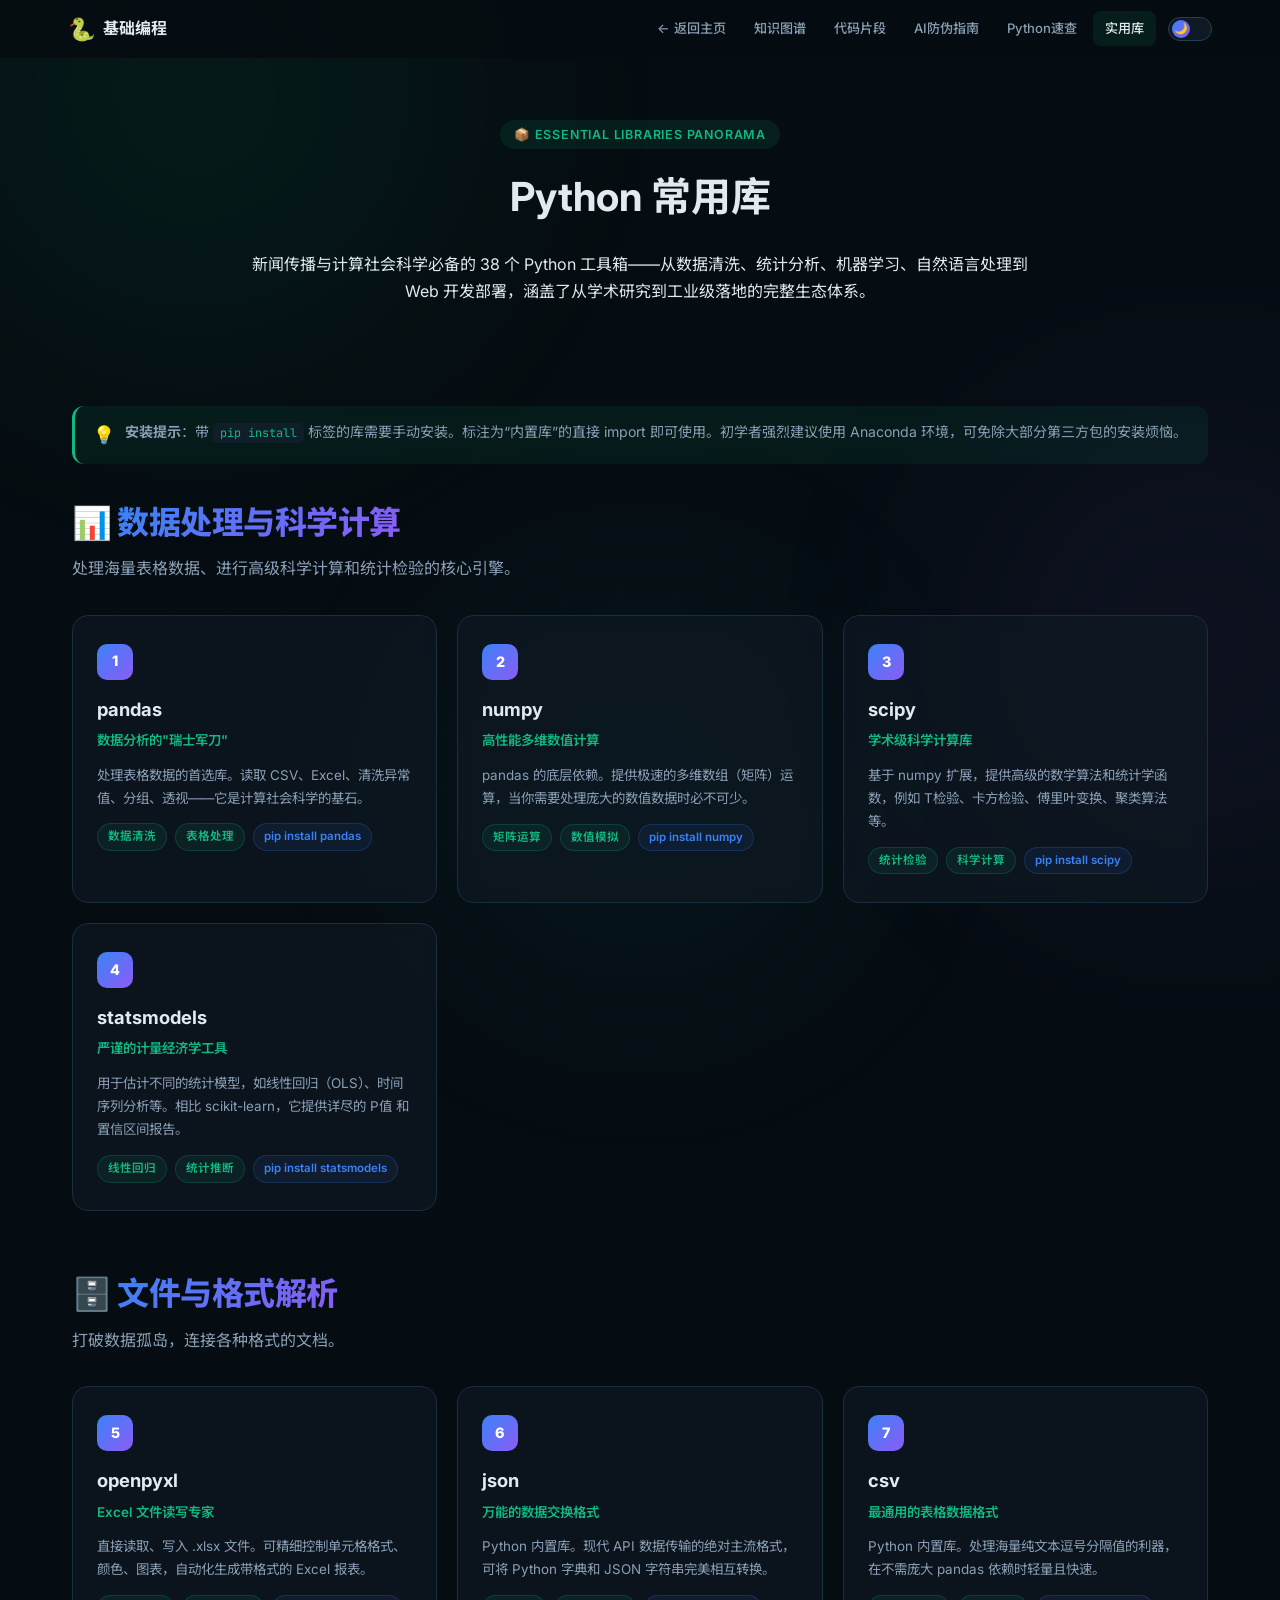
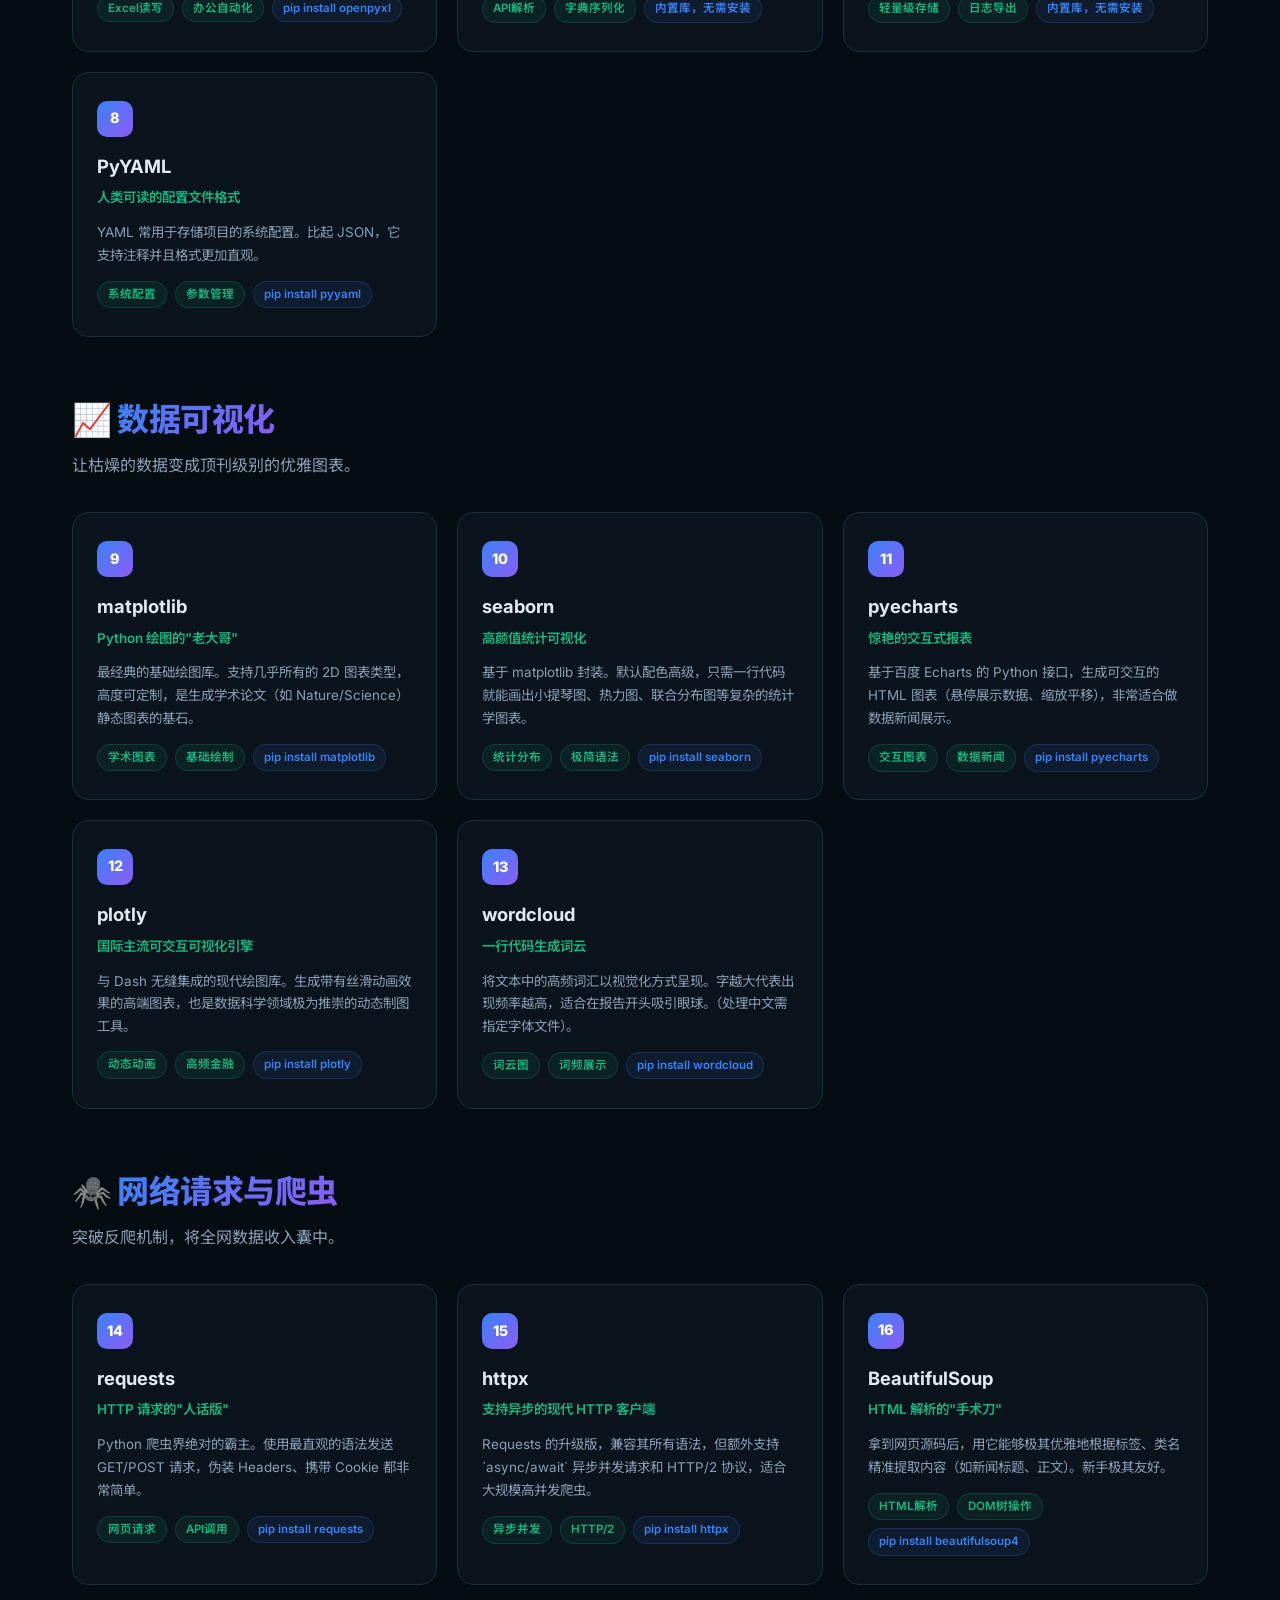
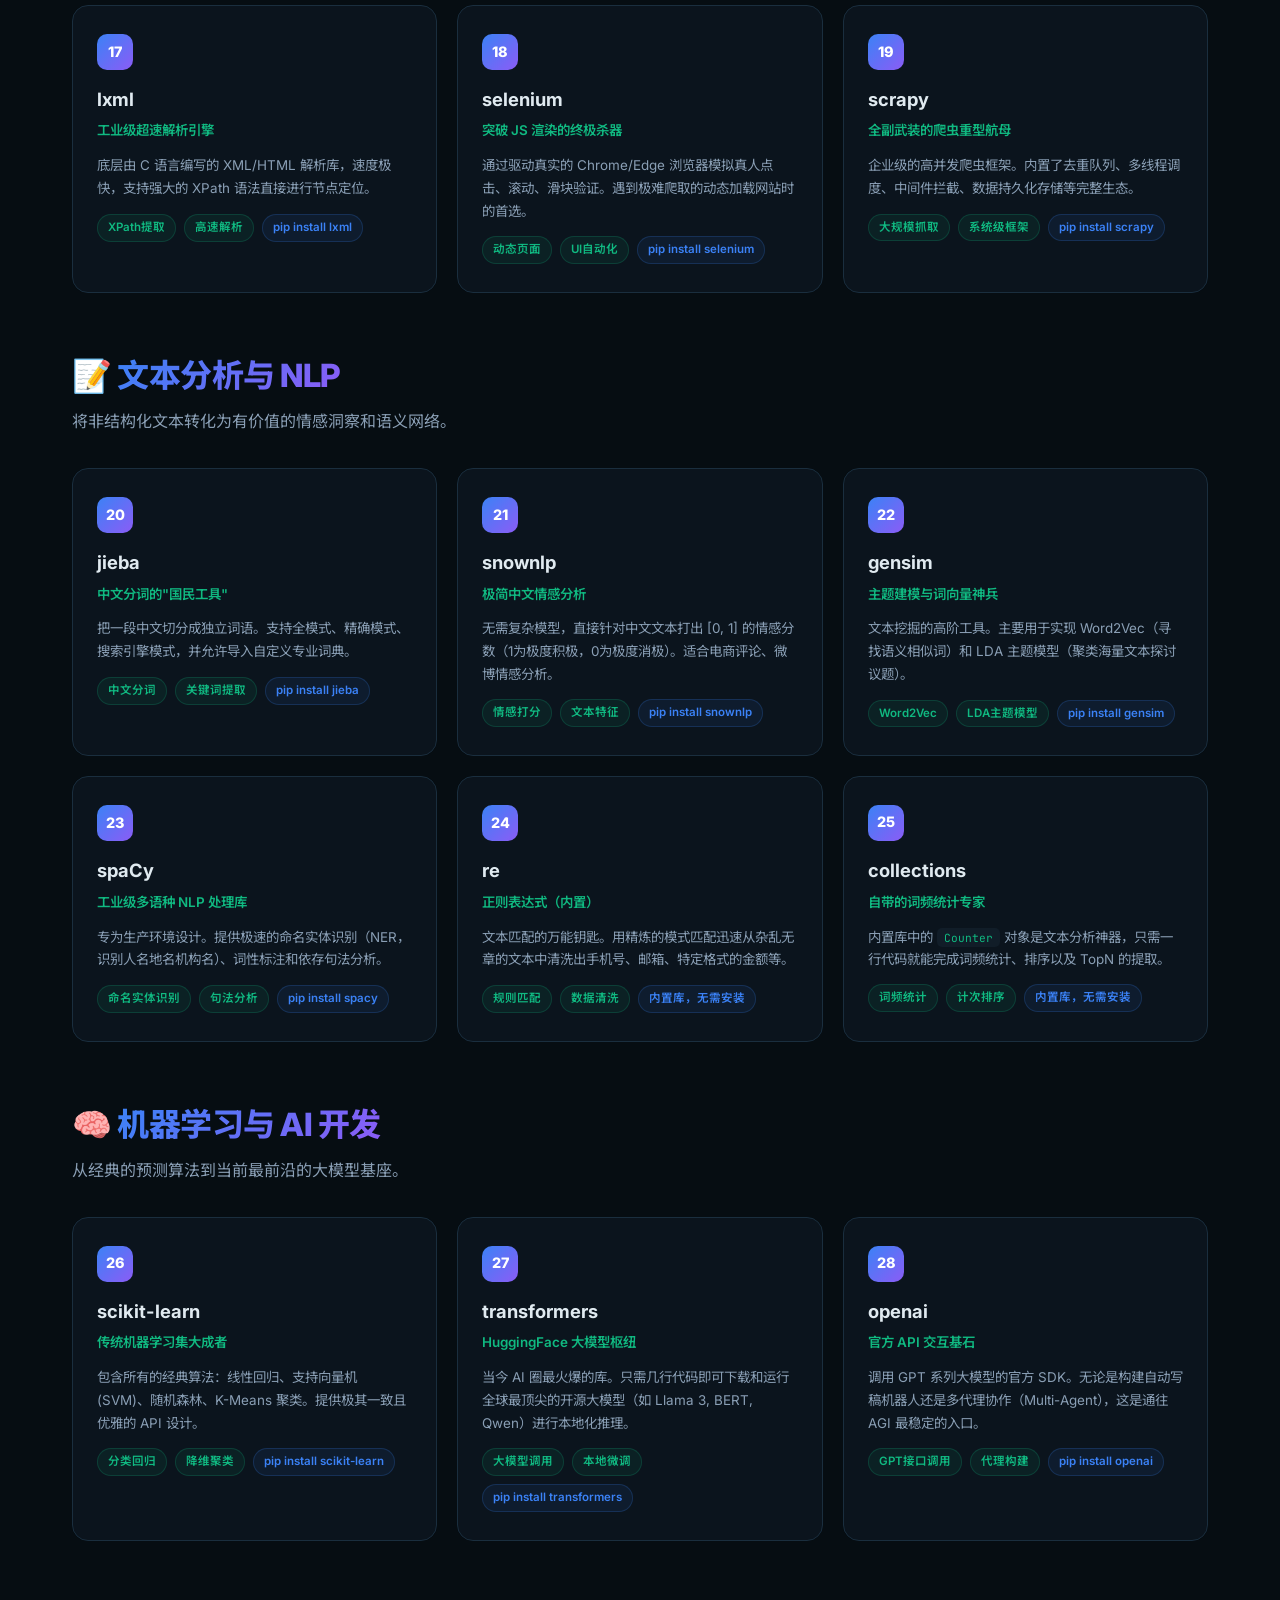
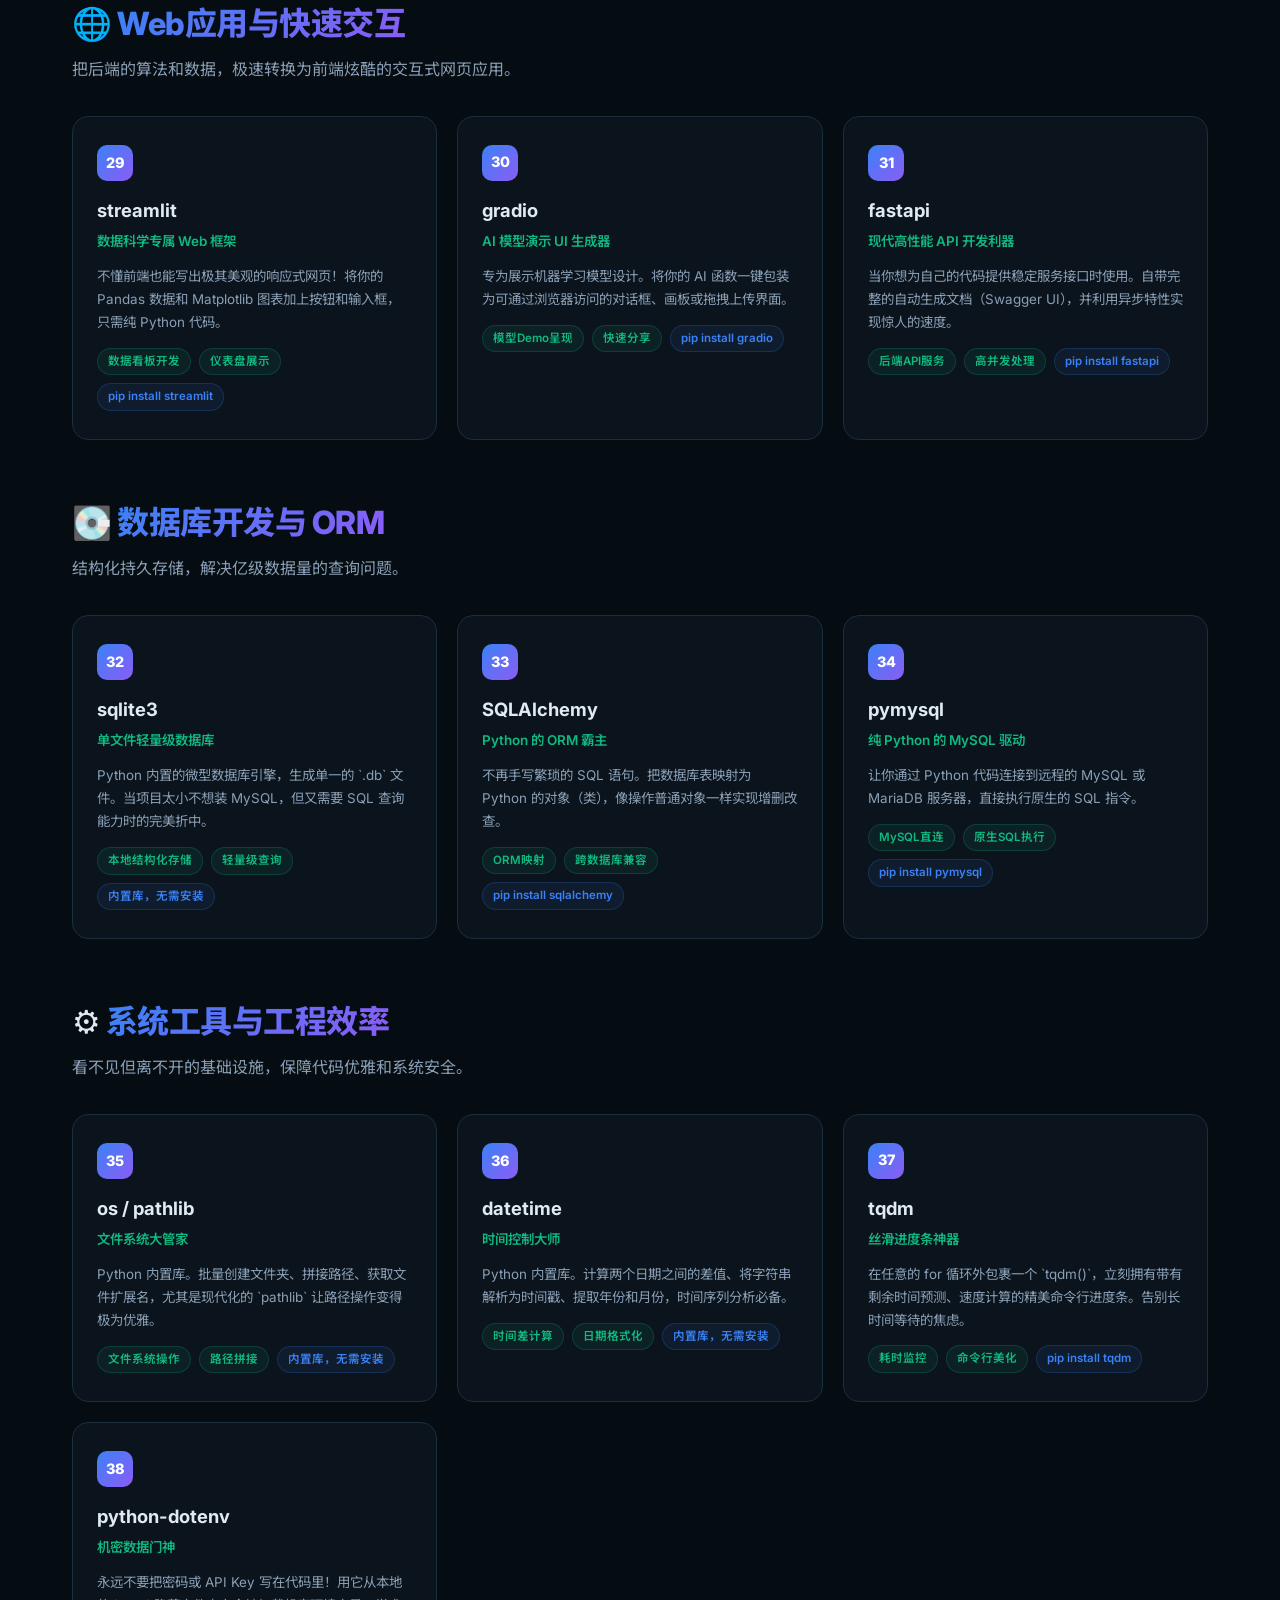
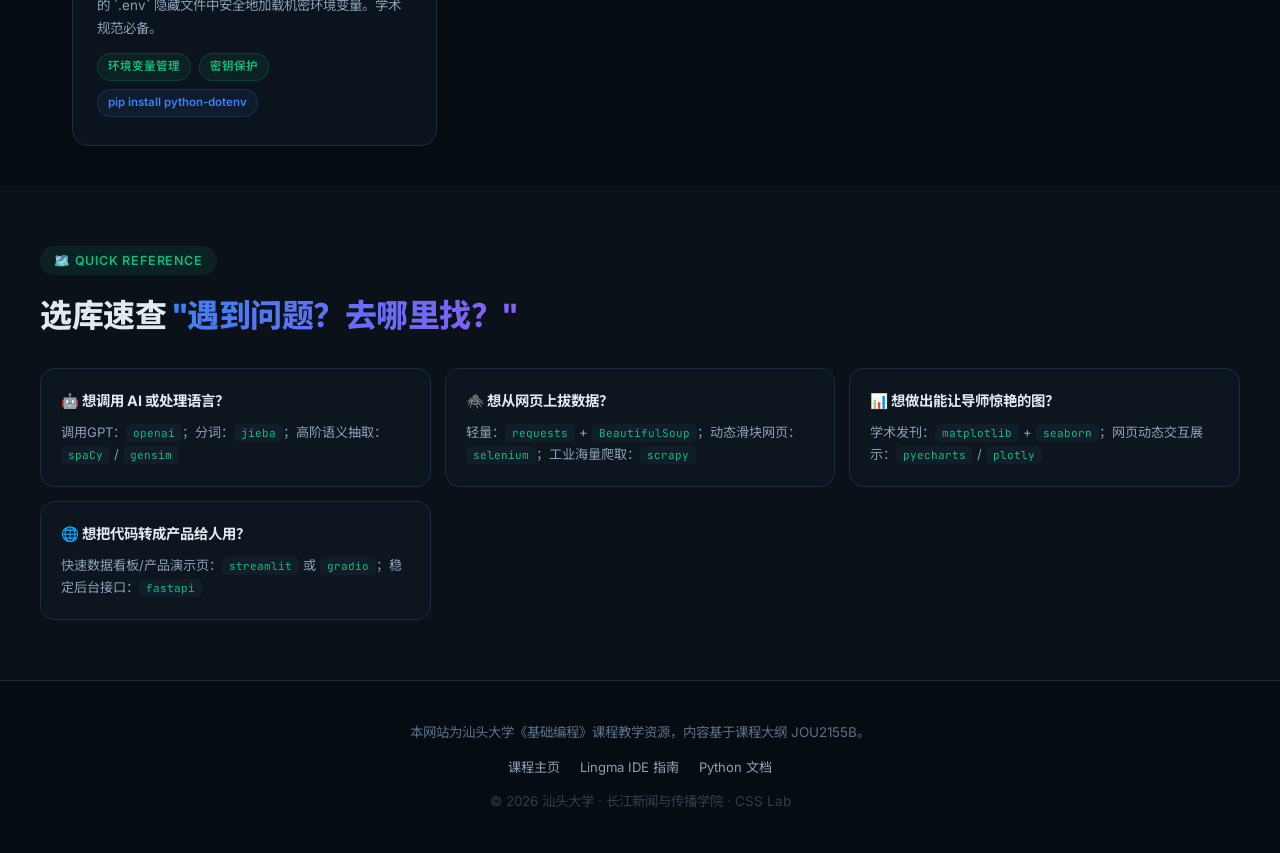
<file: python-essential-libs.html>
<!DOCTYPE html>
<html lang="zh-CN">
<head>
  <meta charset="UTF-8">
  <meta name="viewport" content="width=device-width, initial-scale=1.0">
  <title>Python常用实用库全景图 | 汕头大学《基础编程》</title>
  <meta name="description" content="新闻传播与计算社会科学专业必备的 36+ Python实用库全景图：数据处理、可视化、爬虫、NLP、机器学习、Web开发">
  <link rel="preconnect" href="https://fonts.googleapis.com">
  <link rel="preconnect" href="https://fonts.gstatic.com" crossorigin>
  <link href="https://fonts.googleapis.com/css2?family=Inter:wght@300;400;500;600;700;800;900&family=Noto+Sans+SC:wght@300;400;500;700;900&family=JetBrains+Mono:wght@400;500;600&display=swap" rel="stylesheet">
  <link rel="stylesheet" href="index.css">
  <style>
    .subpage-hero{padding:120px 20px 60px;text-align:center}
    .subpage-hero h1{font-size:2.5rem;margin-bottom:20px}
    .lib-grid{display:grid;grid-template-columns:repeat(auto-fill,minmax(360px,1fr));gap:20px;margin-top:32px}
    .lib-card{background:var(--card-bg);border:1px solid var(--border);border-radius:16px;padding:28px 24px;backdrop-filter:blur(8px);transition:all .3s}
    .lib-card:hover{border-color:var(--border2);transform:translateY(-3px);box-shadow:var(--card-shadow)}
    .lib-num{display:inline-flex;align-items:center;justify-content:center;width:36px;height:36px;border-radius:10px;background:var(--grad-hero);color:#fff;font-weight:800;font-size:.9rem;margin-bottom:14px}
    .lib-name{font-size:1.15rem;font-weight:700;color:var(--text);margin-bottom:4px}
    .lib-tagline{font-size:.84rem;color:var(--emerald);font-weight:600;margin-bottom:12px}
    .lib-desc{font-size:.84rem;color:var(--text2);line-height:1.7;margin-bottom:14px}
    .lib-code{background:var(--code-bg);border:1px solid var(--border);border-radius:10px;padding:14px 16px;font-family:'JetBrains Mono',monospace;font-size:.76rem;line-height:1.7;color:var(--emerald);overflow-x:auto;margin-bottom:14px;white-space:pre}
    .lib-meta{display:flex;gap:8px;flex-wrap:wrap}
    .lib-tag{padding:3px 10px;border-radius:999px;font-size:.72rem;font-weight:600;border:1px solid var(--border);color:var(--text3)}
    .lib-tag.scene{border-color:rgba(16,185,129,.2);background:rgba(16,185,129,.08);color:var(--emerald)}
    .lib-tag.warn{border-color:rgba(245,158,11,.2);background:rgba(245,158,11,.08);color:var(--amber)}
    .lib-tag.install{border-color:rgba(59,130,246,.2);background:rgba(59,130,246,.08);color:var(--blue)}
    .tip-grid{display:grid;grid-template-columns:repeat(auto-fill,minmax(300px,1fr));gap:14px;margin-top:24px}
    .tip-card{background:var(--card-bg);border:1px solid var(--border);border-radius:14px;padding:20px;backdrop-filter:blur(6px)}
    .tip-card h4{font-size:.9rem;font-weight:700;color:var(--text);margin-bottom:8px}
    .tip-card p{font-size:.82rem;color:var(--text2);line-height:1.7}
  </style>
</head>
<body>
<div class="bg-grid" aria-hidden="true"></div>
<div class="bg-glow bg-glow-1" aria-hidden="true"></div>
<div class="bg-glow bg-glow-2" aria-hidden="true"></div>
<div class="bg-glow bg-glow-3" aria-hidden="true"></div>

<nav class="navbar" id="navbar">
  <div class="nav-inner">
    <div class="nav-brand"><a href="index.html" style="text-decoration:none;color:inherit;display:flex;align-items:center;gap:8px"><div class="nav-logo">🐍</div><span>基础编程</span></a></div>
    <div class="nav-links" id="nav-links">
      <a href="index.html">← 返回主页</a>
      <a href="knowledge-graph.html">知识图谱</a>
      <a href="snippet-gallery.html">代码片段</a>
      <a href="prompt-engineering.html">AI防伪指南</a>
      <a href="python-cheatsheet.html">Python速查</a>
      <a href="python-essential-libs.html" class="active">实用库</a>
      <button class="theme-toggle" id="themeToggle"><div class="theme-toggle-knob" id="themeIcon">🌙</div></button>
    </div>
  </div>
</nav>

<main id="main-content">
  <section class="subpage-hero">
    <div class="container">
      <div class="section-label">📦 Essential Libraries Panorama</div>
      <h1>Python <span class="accent">常用库</span></h1>
      <p class="subtitle" style="max-width:800px;margin:0 auto">新闻传播与计算社会科学必备的 38 个 Python 工具箱——从数据清洗、统计分析、机器学习、自然语言处理到 Web 开发部署，涵盖了从学术研究到工业级落地的完整生态体系。</p>
    </div>
  </section>

  <section class="container" style="padding-top:24px;padding-bottom:40px">
    <div class="alert alert-info" style="margin-bottom:32px">
      <span class="alert-icon" aria-hidden="true">💡</span>
      <div><strong>安装提示</strong>：带 <span style="color:var(--blue)"><code>pip install</code></span> 标签的库需要手动安装。标注为“内置库”的直接 import 即可使用。初学者强烈建议使用 Anaconda 环境，可免除大部分第三方包的安装烦恼。</div>
    </div>

    <!-- Category 1: Data Processing & Stats -->
    <h2 class="section-title" style="margin-bottom:4px">📊 <span class="gradient">数据处理与科学计算</span></h2>
    <p class="section-desc">处理海量表格数据、进行高级科学计算和统计检验的核心引擎。</p>
    <div class="lib-grid">
      <article class="lib-card">
        <div class="lib-num">1</div><div class="lib-name">pandas</div><div class="lib-tagline">数据分析的"瑞士军刀"</div>
        <div class="lib-desc">处理表格数据的首选库。读取 CSV、Excel、清洗异常值、分组、透视——它是计算社会科学的基石。</div>
        <div class="lib-meta"><span class="lib-tag scene">数据清洗</span><span class="lib-tag scene">表格处理</span><span class="lib-tag install">pip install pandas</span></div>
      </article>
      <article class="lib-card">
        <div class="lib-num">2</div><div class="lib-name">numpy</div><div class="lib-tagline">高性能多维数值计算</div>
        <div class="lib-desc">pandas 的底层依赖。提供极速的多维数组（矩阵）运算，当你需要处理庞大的数值数据时必不可少。</div>
        <div class="lib-meta"><span class="lib-tag scene">矩阵运算</span><span class="lib-tag scene">数值模拟</span><span class="lib-tag install">pip install numpy</span></div>
      </article>
      <article class="lib-card">
        <div class="lib-num">3</div><div class="lib-name">scipy</div><div class="lib-tagline">学术级科学计算库</div>
        <div class="lib-desc">基于 numpy 扩展，提供高级的数学算法和统计学函数，例如 T检验、卡方检验、傅里叶变换、聚类算法等。</div>
        <div class="lib-meta"><span class="lib-tag scene">统计检验</span><span class="lib-tag scene">科学计算</span><span class="lib-tag install">pip install scipy</span></div>
      </article>
      <article class="lib-card">
        <div class="lib-num">4</div><div class="lib-name">statsmodels</div><div class="lib-tagline">严谨的计量经济学工具</div>
        <div class="lib-desc">用于估计不同的统计模型，如线性回归（OLS）、时间序列分析等。相比 scikit-learn，它提供详尽的 P值 和置信区间报告。</div>
        <div class="lib-meta"><span class="lib-tag scene">线性回归</span><span class="lib-tag scene">统计推断</span><span class="lib-tag install">pip install statsmodels</span></div>
      </article>
    </div>

    <!-- Category 2: File Formats -->
    <h2 class="section-title" style="margin-top:56px;margin-bottom:4px">🗄️ <span class="gradient">文件与格式解析</span></h2>
    <p class="section-desc">打破数据孤岛，连接各种格式的文档。</p>
    <div class="lib-grid">
      <article class="lib-card">
        <div class="lib-num">5</div><div class="lib-name">openpyxl</div><div class="lib-tagline">Excel 文件读写专家</div>
        <div class="lib-desc">直接读取、写入 .xlsx 文件。可精细控制单元格格式、颜色、图表，自动化生成带格式的 Excel 报表。</div>
        <div class="lib-meta"><span class="lib-tag scene">Excel读写</span><span class="lib-tag scene">办公自动化</span><span class="lib-tag install">pip install openpyxl</span></div>
      </article>
      <article class="lib-card">
        <div class="lib-num">6</div><div class="lib-name">json</div><div class="lib-tagline">万能的数据交换格式</div>
        <div class="lib-desc">Python 内置库。现代 API 数据传输的绝对主流格式，可将 Python 字典和 JSON 字符串完美相互转换。</div>
        <div class="lib-meta"><span class="lib-tag scene">API解析</span><span class="lib-tag scene">字典序列化</span><span class="lib-tag install">内置库，无需安装</span></div>
      </article>
      <article class="lib-card">
        <div class="lib-num">7</div><div class="lib-name">csv</div><div class="lib-tagline">最通用的表格数据格式</div>
        <div class="lib-desc">Python 内置库。处理海量纯文本逗号分隔值的利器，在不需庞大 pandas 依赖时轻量且快速。</div>
        <div class="lib-meta"><span class="lib-tag scene">轻量级存储</span><span class="lib-tag scene">日志导出</span><span class="lib-tag install">内置库，无需安装</span></div>
      </article>
      <article class="lib-card">
        <div class="lib-num">8</div><div class="lib-name">PyYAML</div><div class="lib-tagline">人类可读的配置文件格式</div>
        <div class="lib-desc">YAML 常用于存储项目的系统配置。比起 JSON，它支持注释并且格式更加直观。</div>
        <div class="lib-meta"><span class="lib-tag scene">系统配置</span><span class="lib-tag scene">参数管理</span><span class="lib-tag install">pip install pyyaml</span></div>
      </article>
    </div>

    <!-- Category 3: Visualization -->
    <h2 class="section-title" style="margin-top:56px;margin-bottom:4px">📈 <span class="gradient">数据可视化</span></h2>
    <p class="section-desc">让枯燥的数据变成顶刊级别的优雅图表。</p>
    <div class="lib-grid">
      <article class="lib-card">
        <div class="lib-num">9</div><div class="lib-name">matplotlib</div><div class="lib-tagline">Python 绘图的"老大哥"</div>
        <div class="lib-desc">最经典的基础绘图库。支持几乎所有的 2D 图表类型，高度可定制，是生成学术论文（如 Nature/Science）静态图表的基石。</div>
        <div class="lib-meta"><span class="lib-tag scene">学术图表</span><span class="lib-tag scene">基础绘制</span><span class="lib-tag install">pip install matplotlib</span></div>
      </article>
      <article class="lib-card">
        <div class="lib-num">10</div><div class="lib-name">seaborn</div><div class="lib-tagline">高颜值统计可视化</div>
        <div class="lib-desc">基于 matplotlib 封装。默认配色高级，只需一行代码就能画出小提琴图、热力图、联合分布图等复杂的统计学图表。</div>
        <div class="lib-meta"><span class="lib-tag scene">统计分布</span><span class="lib-tag scene">极简语法</span><span class="lib-tag install">pip install seaborn</span></div>
      </article>
      <article class="lib-card">
        <div class="lib-num">11</div><div class="lib-name">pyecharts</div><div class="lib-tagline">惊艳的交互式报表</div>
        <div class="lib-desc">基于百度 Echarts 的 Python 接口，生成可交互的 HTML 图表（悬停展示数据、缩放平移），非常适合做数据新闻展示。</div>
        <div class="lib-meta"><span class="lib-tag scene">交互图表</span><span class="lib-tag scene">数据新闻</span><span class="lib-tag install">pip install pyecharts</span></div>
      </article>
      <article class="lib-card">
        <div class="lib-num">12</div><div class="lib-name">plotly</div><div class="lib-tagline">国际主流可交互可视化引擎</div>
        <div class="lib-desc">与 Dash 无缝集成的现代绘图库。生成带有丝滑动画效果的高端图表，也是数据科学领域极为推崇的动态制图工具。</div>
        <div class="lib-meta"><span class="lib-tag scene">动态动画</span><span class="lib-tag scene">高频金融</span><span class="lib-tag install">pip install plotly</span></div>
      </article>
      <article class="lib-card">
        <div class="lib-num">13</div><div class="lib-name">wordcloud</div><div class="lib-tagline">一行代码生成词云</div>
        <div class="lib-desc">将文本中的高频词汇以视觉化方式呈现。字越大代表出现频率越高，适合在报告开头吸引眼球。（处理中文需指定字体文件）。</div>
        <div class="lib-meta"><span class="lib-tag scene">词云图</span><span class="lib-tag scene">词频展示</span><span class="lib-tag install">pip install wordcloud</span></div>
      </article>
    </div>

    <!-- Category 4: Web Scraping -->
    <h2 class="section-title" style="margin-top:56px;margin-bottom:4px">🕷️ <span class="gradient">网络请求与爬虫</span></h2>
    <p class="section-desc">突破反爬机制，将全网数据收入囊中。</p>
    <div class="lib-grid">
      <article class="lib-card">
        <div class="lib-num">14</div><div class="lib-name">requests</div><div class="lib-tagline">HTTP 请求的"人话版"</div>
        <div class="lib-desc">Python 爬虫界绝对的霸主。使用最直观的语法发送 GET/POST 请求，伪装 Headers、携带 Cookie 都非常简单。</div>
        <div class="lib-meta"><span class="lib-tag scene">网页请求</span><span class="lib-tag scene">API调用</span><span class="lib-tag install">pip install requests</span></div>
      </article>
      <article class="lib-card">
        <div class="lib-num">15</div><div class="lib-name">httpx</div><div class="lib-tagline">支持异步的现代 HTTP 客户端</div>
        <div class="lib-desc">Requests 的升级版，兼容其所有语法，但额外支持 `async/await` 异步并发请求和 HTTP/2 协议，适合大规模高并发爬虫。</div>
        <div class="lib-meta"><span class="lib-tag scene">异步并发</span><span class="lib-tag scene">HTTP/2</span><span class="lib-tag install">pip install httpx</span></div>
      </article>
      <article class="lib-card">
        <div class="lib-num">16</div><div class="lib-name">BeautifulSoup</div><div class="lib-tagline">HTML 解析的"手术刀"</div>
        <div class="lib-desc">拿到网页源码后，用它能够极其优雅地根据标签、类名精准提取内容（如新闻标题、正文）。新手极其友好。</div>
        <div class="lib-meta"><span class="lib-tag scene">HTML解析</span><span class="lib-tag scene">DOM树操作</span><span class="lib-tag install">pip install beautifulsoup4</span></div>
      </article>
      <article class="lib-card">
        <div class="lib-num">17</div><div class="lib-name">lxml</div><div class="lib-tagline">工业级超速解析引擎</div>
        <div class="lib-desc">底层由 C 语言编写的 XML/HTML 解析库，速度极快，支持强大的 XPath 语法直接进行节点定位。</div>
        <div class="lib-meta"><span class="lib-tag scene">XPath提取</span><span class="lib-tag scene">高速解析</span><span class="lib-tag install">pip install lxml</span></div>
      </article>
      <article class="lib-card">
        <div class="lib-num">18</div><div class="lib-name">selenium</div><div class="lib-tagline">突破 JS 渲染的终极杀器</div>
        <div class="lib-desc">通过驱动真实的 Chrome/Edge 浏览器模拟真人点击、滚动、滑块验证。遇到极难爬取的动态加载网站时的首选。</div>
        <div class="lib-meta"><span class="lib-tag scene">动态页面</span><span class="lib-tag scene">UI自动化</span><span class="lib-tag install">pip install selenium</span></div>
      </article>
      <article class="lib-card">
        <div class="lib-num">19</div><div class="lib-name">scrapy</div><div class="lib-tagline">全副武装的爬虫重型航母</div>
        <div class="lib-desc">企业级的高并发爬虫框架。内置了去重队列、多线程调度、中间件拦截、数据持久化存储等完整生态。</div>
        <div class="lib-meta"><span class="lib-tag scene">大规模抓取</span><span class="lib-tag scene">系统级框架</span><span class="lib-tag install">pip install scrapy</span></div>
      </article>
    </div>

    <!-- Category 5: Text & NLP -->
    <h2 class="section-title" style="margin-top:56px;margin-bottom:4px">📝 <span class="gradient">文本分析与 NLP</span></h2>
    <p class="section-desc">将非结构化文本转化为有价值的情感洞察和语义网络。</p>
    <div class="lib-grid">
      <article class="lib-card">
        <div class="lib-num">20</div><div class="lib-name">jieba</div><div class="lib-tagline">中文分词的"国民工具"</div>
        <div class="lib-desc">把一段中文切分成独立词语。支持全模式、精确模式、搜索引擎模式，并允许导入自定义专业词典。</div>
        <div class="lib-meta"><span class="lib-tag scene">中文分词</span><span class="lib-tag scene">关键词提取</span><span class="lib-tag install">pip install jieba</span></div>
      </article>
      <article class="lib-card">
        <div class="lib-num">21</div><div class="lib-name">snownlp</div><div class="lib-tagline">极简中文情感分析</div>
        <div class="lib-desc">无需复杂模型，直接针对中文文本打出 [0, 1] 的情感分数（1为极度积极，0为极度消极）。适合电商评论、微博情感分析。</div>
        <div class="lib-meta"><span class="lib-tag scene">情感打分</span><span class="lib-tag scene">文本特征</span><span class="lib-tag install">pip install snownlp</span></div>
      </article>
      <article class="lib-card">
        <div class="lib-num">22</div><div class="lib-name">gensim</div><div class="lib-tagline">主题建模与词向量神兵</div>
        <div class="lib-desc">文本挖掘的高阶工具。主要用于实现 Word2Vec（寻找语义相似词）和 LDA 主题模型（聚类海量文本探讨议题）。</div>
        <div class="lib-meta"><span class="lib-tag scene">Word2Vec</span><span class="lib-tag scene">LDA主题模型</span><span class="lib-tag install">pip install gensim</span></div>
      </article>
      <article class="lib-card">
        <div class="lib-num">23</div><div class="lib-name">spaCy</div><div class="lib-tagline">工业级多语种 NLP 处理库</div>
        <div class="lib-desc">专为生产环境设计。提供极速的命名实体识别（NER，识别人名地名机构名）、词性标注和依存句法分析。</div>
        <div class="lib-meta"><span class="lib-tag scene">命名实体识别</span><span class="lib-tag scene">句法分析</span><span class="lib-tag install">pip install spacy</span></div>
      </article>
      <article class="lib-card">
        <div class="lib-num">24</div><div class="lib-name">re</div><div class="lib-tagline">正则表达式（内置）</div>
        <div class="lib-desc">文本匹配的万能钥匙。用精炼的模式匹配迅速从杂乱无章的文本中清洗出手机号、邮箱、特定格式的金额等。</div>
        <div class="lib-meta"><span class="lib-tag scene">规则匹配</span><span class="lib-tag scene">数据清洗</span><span class="lib-tag install">内置库，无需安装</span></div>
      </article>
      <article class="lib-card">
        <div class="lib-num">25</div><div class="lib-name">collections</div><div class="lib-tagline">自带的词频统计专家</div>
        <div class="lib-desc">内置库中的 <code>Counter</code> 对象是文本分析神器，只需一行代码就能完成词频统计、排序以及 TopN 的提取。</div>
        <div class="lib-meta"><span class="lib-tag scene">词频统计</span><span class="lib-tag scene">计次排序</span><span class="lib-tag install">内置库，无需安装</span></div>
      </article>
    </div>

    <!-- Category 6: ML & AI -->
    <h2 class="section-title" style="margin-top:56px;margin-bottom:4px">🧠 <span class="gradient">机器学习与 AI 开发</span></h2>
    <p class="section-desc">从经典的预测算法到当前最前沿的大模型基座。</p>
    <div class="lib-grid">
      <article class="lib-card">
        <div class="lib-num">26</div><div class="lib-name">scikit-learn</div><div class="lib-tagline">传统机器学习集大成者</div>
        <div class="lib-desc">包含所有的经典算法：线性回归、支持向量机 (SVM)、随机森林、K-Means 聚类。提供极其一致且优雅的 API 设计。</div>
        <div class="lib-meta"><span class="lib-tag scene">分类回归</span><span class="lib-tag scene">降维聚类</span><span class="lib-tag install">pip install scikit-learn</span></div>
      </article>
      <article class="lib-card">
        <div class="lib-num">27</div><div class="lib-name">transformers</div><div class="lib-tagline">HuggingFace 大模型枢纽</div>
        <div class="lib-desc">当今 AI 圈最火爆的库。只需几行代码即可下载和运行全球最顶尖的开源大模型（如 Llama 3, BERT, Qwen）进行本地化推理。</div>
        <div class="lib-meta"><span class="lib-tag scene">大模型调用</span><span class="lib-tag scene">本地微调</span><span class="lib-tag install">pip install transformers</span></div>
      </article>
      <article class="lib-card">
        <div class="lib-num">28</div><div class="lib-name">openai</div><div class="lib-tagline">官方 API 交互基石</div>
        <div class="lib-desc">调用 GPT 系列大模型的官方 SDK。无论是构建自动写稿机器人还是多代理协作（Multi-Agent），这是通往 AGI 最稳定的入口。</div>
        <div class="lib-meta"><span class="lib-tag scene">GPT接口调用</span><span class="lib-tag scene">代理构建</span><span class="lib-tag install">pip install openai</span></div>
      </article>
    </div>

    <!-- Category 7: Web Apps & UI -->
    <h2 class="section-title" style="margin-top:56px;margin-bottom:4px">🌐 <span class="gradient">Web应用与快速交互</span></h2>
    <p class="section-desc">把后端的算法和数据，极速转换为前端炫酷的交互式网页应用。</p>
    <div class="lib-grid">
      <article class="lib-card">
        <div class="lib-num">29</div><div class="lib-name">streamlit</div><div class="lib-tagline">数据科学专属 Web 框架</div>
        <div class="lib-desc">不懂前端也能写出极其美观的响应式网页！将你的 Pandas 数据和 Matplotlib 图表加上按钮和输入框，只需纯 Python 代码。</div>
        <div class="lib-meta"><span class="lib-tag scene">数据看板开发</span><span class="lib-tag scene">仪表盘展示</span><span class="lib-tag install">pip install streamlit</span></div>
      </article>
      <article class="lib-card">
        <div class="lib-num">30</div><div class="lib-name">gradio</div><div class="lib-tagline">AI 模型演示 UI 生成器</div>
        <div class="lib-desc">专为展示机器学习模型设计。将你的 AI 函数一键包装为可通过浏览器访问的对话框、画板或拖拽上传界面。</div>
        <div class="lib-meta"><span class="lib-tag scene">模型Demo呈现</span><span class="lib-tag scene">快速分享</span><span class="lib-tag install">pip install gradio</span></div>
      </article>
      <article class="lib-card">
        <div class="lib-num">31</div><div class="lib-name">fastapi</div><div class="lib-tagline">现代高性能 API 开发利器</div>
        <div class="lib-desc">当你想为自己的代码提供稳定服务接口时使用。自带完整的自动生成文档（Swagger UI），并利用异步特性实现惊人的速度。</div>
        <div class="lib-meta"><span class="lib-tag scene">后端API服务</span><span class="lib-tag scene">高并发处理</span><span class="lib-tag install">pip install fastapi</span></div>
      </article>
    </div>

    <!-- Category 8: Databases -->
    <h2 class="section-title" style="margin-top:56px;margin-bottom:4px">💽 <span class="gradient">数据库开发与 ORM</span></h2>
    <p class="section-desc">结构化持久存储，解决亿级数据量的查询问题。</p>
    <div class="lib-grid">
      <article class="lib-card">
        <div class="lib-num">32</div><div class="lib-name">sqlite3</div><div class="lib-tagline">单文件轻量级数据库</div>
        <div class="lib-desc">Python 内置的微型数据库引擎，生成单一的 `.db` 文件。当项目太小不想装 MySQL，但又需要 SQL 查询能力时的完美折中。</div>
        <div class="lib-meta"><span class="lib-tag scene">本地结构化存储</span><span class="lib-tag scene">轻量级查询</span><span class="lib-tag install">内置库，无需安装</span></div>
      </article>
      <article class="lib-card">
        <div class="lib-num">33</div><div class="lib-name">SQLAlchemy</div><div class="lib-tagline">Python 的 ORM 霸主</div>
        <div class="lib-desc">不再手写繁琐的 SQL 语句。把数据库表映射为 Python 的对象（类），像操作普通对象一样实现增删改查。</div>
        <div class="lib-meta"><span class="lib-tag scene">ORM映射</span><span class="lib-tag scene">跨数据库兼容</span><span class="lib-tag install">pip install sqlalchemy</span></div>
      </article>
      <article class="lib-card">
        <div class="lib-num">34</div><div class="lib-name">pymysql</div><div class="lib-tagline">纯 Python 的 MySQL 驱动</div>
        <div class="lib-desc">让你通过 Python 代码连接到远程的 MySQL 或 MariaDB 服务器，直接执行原生的 SQL 指令。</div>
        <div class="lib-meta"><span class="lib-tag scene">MySQL直连</span><span class="lib-tag scene">原生SQL执行</span><span class="lib-tag install">pip install pymysql</span></div>
      </article>
    </div>

    <!-- Category 9: Utils -->
    <h2 class="section-title" style="margin-top:56px;margin-bottom:4px">⚙️ <span class="gradient">系统工具与工程效率</span></h2>
    <p class="section-desc">看不见但离不开的基础设施，保障代码优雅和系统安全。</p>
    <div class="lib-grid">
      <article class="lib-card">
        <div class="lib-num">35</div><div class="lib-name">os / pathlib</div><div class="lib-tagline">文件系统大管家</div>
        <div class="lib-desc">Python 内置库。批量创建文件夹、拼接路径、获取文件扩展名，尤其是现代化的 `pathlib` 让路径操作变得极为优雅。</div>
        <div class="lib-meta"><span class="lib-tag scene">文件系统操作</span><span class="lib-tag scene">路径拼接</span><span class="lib-tag install">内置库，无需安装</span></div>
      </article>
      <article class="lib-card">
        <div class="lib-num">36</div><div class="lib-name">datetime</div><div class="lib-tagline">时间控制大师</div>
        <div class="lib-desc">Python 内置库。计算两个日期之间的差值、将字符串解析为时间戳、提取年份和月份，时间序列分析必备。</div>
        <div class="lib-meta"><span class="lib-tag scene">时间差计算</span><span class="lib-tag scene">日期格式化</span><span class="lib-tag install">内置库，无需安装</span></div>
      </article>
      <article class="lib-card">
        <div class="lib-num">37</div><div class="lib-name">tqdm</div><div class="lib-tagline">丝滑进度条神器</div>
        <div class="lib-desc">在任意的 for 循环外包裹一个 `tqdm()`，立刻拥有带有剩余时间预测、速度计算的精美命令行进度条。告别长时间等待的焦虑。</div>
        <div class="lib-meta"><span class="lib-tag scene">耗时监控</span><span class="lib-tag scene">命令行美化</span><span class="lib-tag install">pip install tqdm</span></div>
      </article>
      <article class="lib-card">
        <div class="lib-num">38</div><div class="lib-name">python-dotenv</div><div class="lib-tagline">机密数据门神</div>
        <div class="lib-desc">永远不要把密码或 API Key 写在代码里！用它从本地的 `.env` 隐藏文件中安全地加载机密环境变量。学术规范必备。</div>
        <div class="lib-meta"><span class="lib-tag scene">环境变量管理</span><span class="lib-tag scene">密钥保护</span><span class="lib-tag install">pip install python-dotenv</span></div>
      </article>
    </div>
  </section>

  <!-- Quick Reference -->
  <section class="section-alt" style="padding:60px 32px">
    <div class="container">
      <div class="section-label">🗺️ Quick Reference</div>
      <h2 class="section-title">选库速查 <span class="gradient">"遇到问题？去哪里找？"</span></h2>
      <div class="tip-grid">
        <article class="tip-card">
          <h4>🤖 想调用 AI 或处理语言？</h4>
          <p>调用GPT：<code>openai</code>；分词：<code>jieba</code>；高阶语义抽取：<code>spaCy</code> / <code>gensim</code></p>
        </article>
        <article class="tip-card">
          <h4>🕷️ 想从网页上拔数据？</h4>
          <p>轻量：<code>requests</code> + <code>BeautifulSoup</code>；动态滑块网页：<code>selenium</code>；工业海量爬取：<code>scrapy</code></p>
        </article>
        <article class="tip-card">
          <h4>📊 想做出能让导师惊艳的图？</h4>
          <p>学术发刊：<code>matplotlib</code> + <code>seaborn</code>；网页动态交互展示：<code>pyecharts</code> / <code>plotly</code></p>
        </article>
        <article class="tip-card">
          <h4>🌐 想把代码转成产品给人用？</h4>
          <p>快速数据看板/产品演示页：<code>streamlit</code> 或 <code>gradio</code>；稳定后台接口：<code>fastapi</code></p>
        </article>
      </div>
    </div>
  </section>
</main>

<footer class="footer">
  <p>本网站为汕头大学《基础编程》课程教学资源，内容基于课程大纲 JOU2155B。</p>
  <div class="footer-links">
    <a href="index.html">课程主页</a>
    <a href="https://icgma.github.io/Lingma-Intro/" target="_blank" rel="noopener noreferrer">Lingma IDE 指南</a>
    <a href="https://docs.python.org/zh-cn/3/" target="_blank" rel="noopener noreferrer">Python 文档</a>
  </div>
  <p style="margin-top:12px;opacity:.5">&copy; 2026 汕头大学 · 长江新闻与传播学院 · CSS Lab</p>
</footer>

<button class="scroll-top" id="scrollTop" aria-label="回到顶部">↑</button>

<script>
  const themeToggle=document.getElementById("themeToggle"),themeIcon=document.getElementById("themeIcon");
  function applyTheme(t){document.documentElement.setAttribute("data-theme",t?"light":"dark");themeIcon.textContent=t?"☀️":"🌙"}
  const savedTheme=localStorage.getItem("theme");let isLightMode=savedTheme==="light";applyTheme(isLightMode);
  themeToggle.addEventListener("click",()=>{isLightMode=!isLightMode;applyTheme(isLightMode);localStorage.setItem("theme",isLightMode?"light":"dark")});
  const navbar=document.getElementById("navbar");
  window.addEventListener("scroll",()=>{navbar.classList.toggle("scrolled",window.scrollY>20)});
  document.getElementById("scrollTop").addEventListener("click",()=>window.scrollTo({top:0,behavior:"smooth"}));
  window.addEventListener("scroll",()=>{document.getElementById("scrollTop").style.display=window.scrollY>400?"flex":"none"});
</script>

<!-- 51.la Analytics -->
<script charset="UTF-8" id="LA_COLLECT" src="//sdk.51.la/js-sdk-pro.min.js"></script>
<script>LA.init({id:"3PvxZ0x46g8M8f5V",ck:"3PvxZ0x46g8M8f5V",autoTrack:true,hashMode:true})</script>
</body>
</html>
</file>
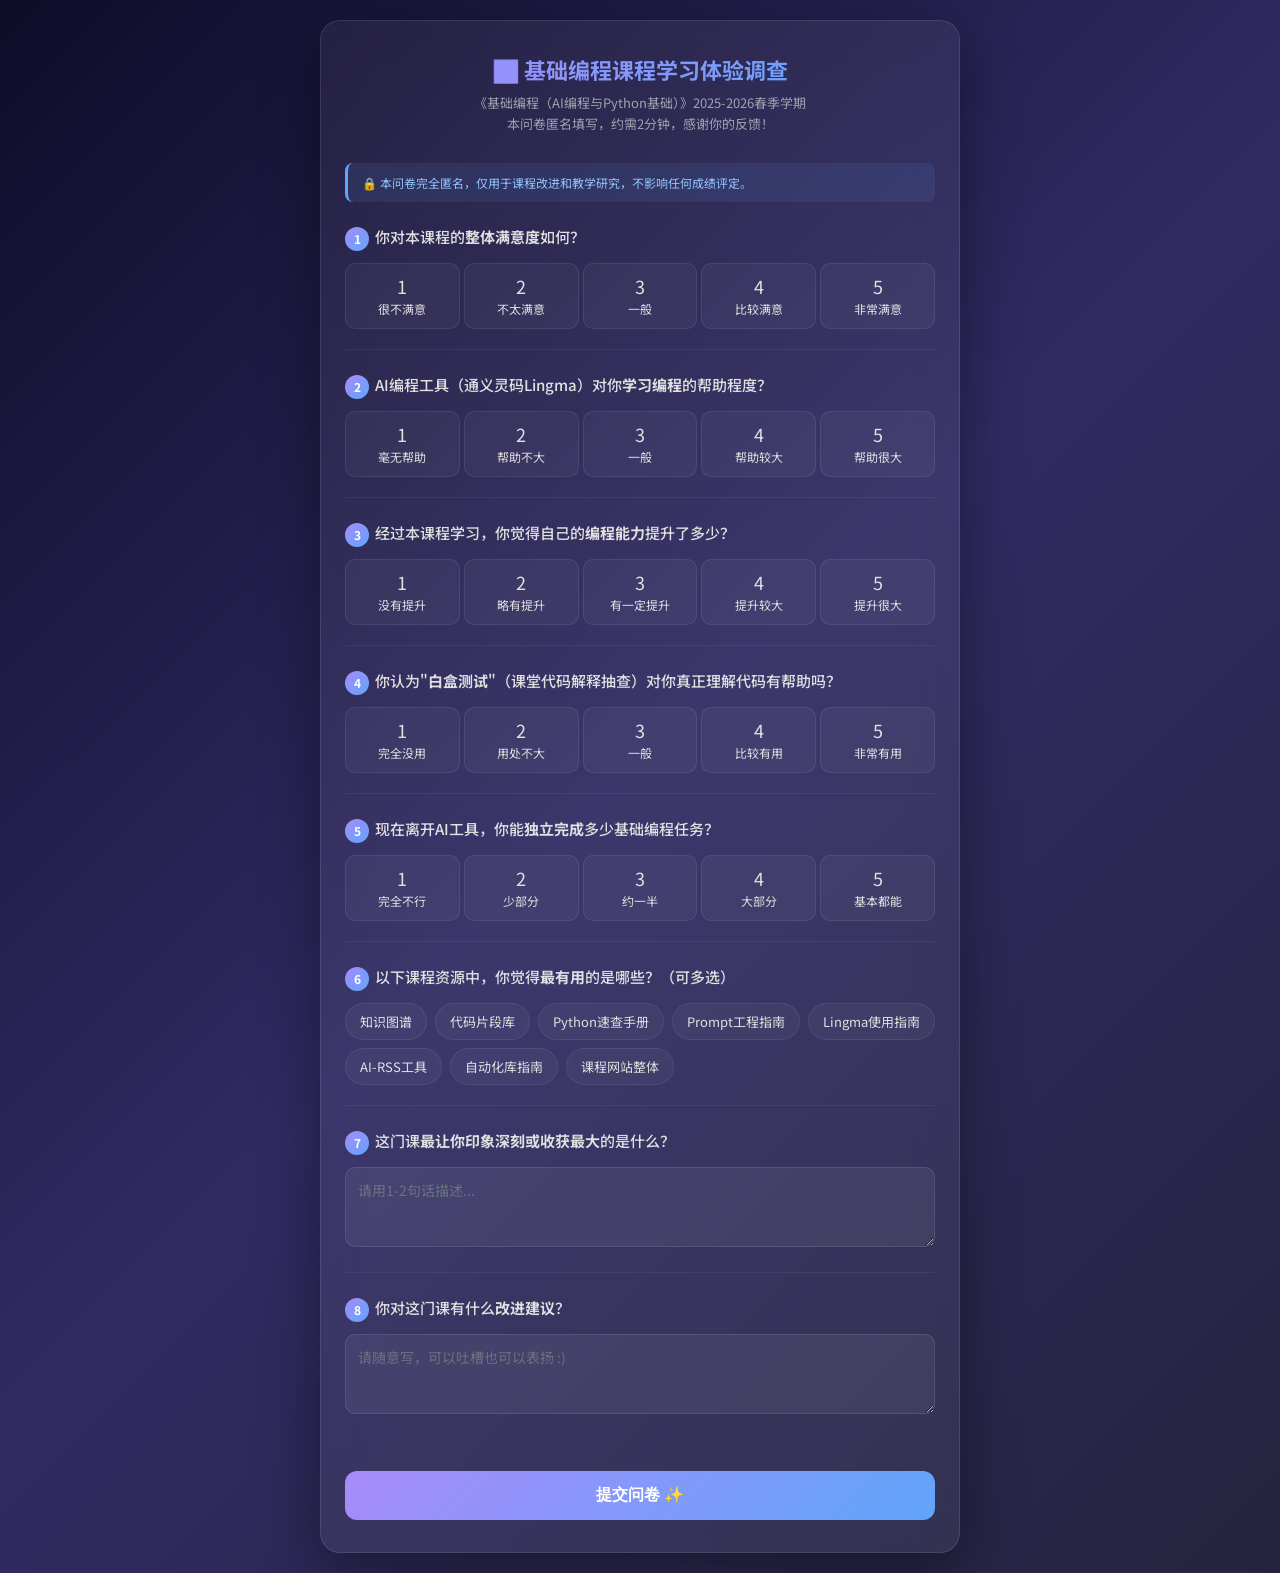
<file: survey.html>
<!DOCTYPE html>
<html lang="zh-CN">
<head>
<meta charset="UTF-8">
<meta name="viewport" content="width=device-width, initial-scale=1.0">
<title>基础编程课程学习体验调查</title>
<style>
  @import url('https://fonts.googleapis.com/css2?family=Noto+Sans+SC:wght@400;500;700&display=swap');
  * { margin:0; padding:0; box-sizing:border-box; }
  body {
    font-family: 'Noto Sans SC', -apple-system, sans-serif;
    background: linear-gradient(135deg, #0f0c29, #302b63, #24243e);
    min-height: 100vh; color: #e0e0e0;
    display: flex; justify-content: center; padding: 20px;
  }
  .container {
    max-width: 640px; width: 100%;
    background: rgba(255,255,255,0.06);
    backdrop-filter: blur(20px);
    border-radius: 20px; padding: 32px 24px;
    border: 1px solid rgba(255,255,255,0.1);
    box-shadow: 0 20px 60px rgba(0,0,0,0.4);
  }
  .header { text-align: center; margin-bottom: 28px; }
  .header h1 {
    font-size: 22px; font-weight: 700;
    background: linear-gradient(90deg, #a78bfa, #60a5fa);
    -webkit-background-clip: text; -webkit-text-fill-color: transparent;
    margin-bottom: 8px;
  }
  .header p { font-size: 13px; color: #9ca3af; line-height: 1.6; }
  .notice {
    background: rgba(96,165,250,0.1); border-left: 3px solid #60a5fa;
    padding: 10px 14px; border-radius: 8px; margin-bottom: 24px;
    font-size: 12px; color: #93c5fd; line-height: 1.6;
  }
  .q-group {
    margin-bottom: 24px; padding-bottom: 20px;
    border-bottom: 1px solid rgba(255,255,255,0.06);
  }
  .q-group:last-of-type { border-bottom: none; }
  .q-label {
    font-size: 15px; font-weight: 500; margin-bottom: 12px;
    display: flex; gap: 6px; line-height: 1.5;
  }
  .q-num {
    background: linear-gradient(135deg, #a78bfa, #60a5fa);
    color: #fff; width: 24px; height: 24px; border-radius: 50%;
    display: inline-flex; align-items: center; justify-content: center;
    font-size: 12px; font-weight: 700; flex-shrink: 0; margin-top: 1px;
  }
  .likert {
    display: flex; justify-content: space-between; gap: 4px;
    margin-top: 6px;
  }
  .likert label {
    flex: 1; text-align: center; cursor: pointer;
    padding: 10px 4px; border-radius: 10px;
    background: rgba(255,255,255,0.04);
    border: 1px solid rgba(255,255,255,0.08);
    transition: all 0.2s; font-size: 12px; line-height: 1.4;
  }
  .likert label:hover { background: rgba(167,139,250,0.15); }
  .likert input { display: none; }
  .likert input:checked + span {
    display: block;
  }
  .likert label.active {
    background: rgba(167,139,250,0.25);
    border-color: #a78bfa;
    color: #fff;
  }
  .likert .score { font-size: 18px; display: block; margin-bottom: 2px; }
  textarea {
    width: 100%; min-height: 80px; padding: 12px;
    background: rgba(255,255,255,0.06);
    border: 1px solid rgba(255,255,255,0.1);
    border-radius: 10px; color: #e0e0e0;
    font-family: inherit; font-size: 14px;
    resize: vertical; outline: none;
    transition: border-color 0.2s;
  }
  textarea:focus { border-color: #a78bfa; }
  textarea::placeholder { color: #6b7280; }
  .checkbox-group { display: flex; flex-wrap: wrap; gap: 8px; margin-top: 6px; }
  .checkbox-group label {
    padding: 8px 14px; border-radius: 20px;
    background: rgba(255,255,255,0.04);
    border: 1px solid rgba(255,255,255,0.08);
    font-size: 13px; cursor: pointer; transition: all 0.2s;
  }
  .checkbox-group label.active {
    background: rgba(96,165,250,0.25);
    border-color: #60a5fa; color: #fff;
  }
  .checkbox-group input { display: none; }
  .btn-submit {
    width: 100%; padding: 14px; border: none; border-radius: 12px;
    background: linear-gradient(135deg, #a78bfa, #60a5fa);
    color: #fff; font-size: 16px; font-weight: 600;
    cursor: pointer; transition: transform 0.2s, box-shadow 0.2s;
    margin-top: 8px;
  }
  .btn-submit:hover { transform: translateY(-2px); box-shadow: 0 8px 25px rgba(167,139,250,0.3); }
  .btn-submit:disabled { opacity: 0.5; cursor: not-allowed; transform: none; }
  .success-msg {
    text-align: center; padding: 40px 20px; display: none;
  }
  .success-msg .icon { font-size: 48px; margin-bottom: 16px; }
  .success-msg h2 { font-size: 20px; margin-bottom: 8px; color: #a78bfa; }
  .success-msg p { color: #9ca3af; font-size: 14px; }
  .admin-bar {
    margin-top: 20px; text-align: center;
  }
  .admin-bar button {
    background: rgba(255,255,255,0.08); border: 1px solid rgba(255,255,255,0.1);
    color: #9ca3af; padding: 8px 16px; border-radius: 8px;
    font-size: 12px; cursor: pointer; margin: 0 4px;
  }
  .admin-bar button:hover { color: #fff; background: rgba(255,255,255,0.15); }
</style>
</head>
<body>
<div class="container">
  <div class="header">
    <h1>📊 基础编程课程学习体验调查</h1>
    <p>《基础编程（AI编程与Python基础）》2025-2026春季学期<br>本问卷匿名填写，约需2分钟，感谢你的反馈！</p>
  </div>
  <div class="notice">
    🔒 本问卷完全匿名，仅用于课程改进和教学研究，不影响任何成绩评定。
  </div>

  <form id="surveyForm">
    <!-- Q1 -->
    <div class="q-group">
      <div class="q-label"><span class="q-num">1</span><span>你对本课程的<b>整体满意度</b>如何？</span></div>
      <div class="likert" data-name="q1">
        <label><input type="radio" name="q1" value="1"><span class="score">1</span>很不满意</label>
        <label><input type="radio" name="q1" value="2"><span class="score">2</span>不太满意</label>
        <label><input type="radio" name="q1" value="3"><span class="score">3</span>一般</label>
        <label><input type="radio" name="q1" value="4"><span class="score">4</span>比较满意</label>
        <label><input type="radio" name="q1" value="5"><span class="score">5</span>非常满意</label>
      </div>
    </div>

    <!-- Q2 -->
    <div class="q-group">
      <div class="q-label"><span class="q-num">2</span><span>AI编程工具（通义灵码Lingma）对你<b>学习编程</b>的帮助程度？</span></div>
      <div class="likert" data-name="q2">
        <label><input type="radio" name="q2" value="1"><span class="score">1</span>毫无帮助</label>
        <label><input type="radio" name="q2" value="2"><span class="score">2</span>帮助不大</label>
        <label><input type="radio" name="q2" value="3"><span class="score">3</span>一般</label>
        <label><input type="radio" name="q2" value="4"><span class="score">4</span>帮助较大</label>
        <label><input type="radio" name="q2" value="5"><span class="score">5</span>帮助很大</label>
      </div>
    </div>

    <!-- Q3 -->
    <div class="q-group">
      <div class="q-label"><span class="q-num">3</span><span>经过本课程学习，你觉得自己的<b>编程能力</b>提升了多少？</span></div>
      <div class="likert" data-name="q3">
        <label><input type="radio" name="q3" value="1"><span class="score">1</span>没有提升</label>
        <label><input type="radio" name="q3" value="2"><span class="score">2</span>略有提升</label>
        <label><input type="radio" name="q3" value="3"><span class="score">3</span>有一定提升</label>
        <label><input type="radio" name="q3" value="4"><span class="score">4</span>提升较大</label>
        <label><input type="radio" name="q3" value="5"><span class="score">5</span>提升很大</label>
      </div>
    </div>

    <!-- Q4 -->
    <div class="q-group">
      <div class="q-label"><span class="q-num">4</span><span>你认为"<b>白盒测试</b>"（课堂代码解释抽查）对你真正理解代码有帮助吗？</span></div>
      <div class="likert" data-name="q4">
        <label><input type="radio" name="q4" value="1"><span class="score">1</span>完全没用</label>
        <label><input type="radio" name="q4" value="2"><span class="score">2</span>用处不大</label>
        <label><input type="radio" name="q4" value="3"><span class="score">3</span>一般</label>
        <label><input type="radio" name="q4" value="4"><span class="score">4</span>比较有用</label>
        <label><input type="radio" name="q4" value="5"><span class="score">5</span>非常有用</label>
      </div>
    </div>

    <!-- Q5 -->
    <div class="q-group">
      <div class="q-label"><span class="q-num">5</span><span>现在离开AI工具，你能<b>独立完成</b>多少基础编程任务？</span></div>
      <div class="likert" data-name="q5">
        <label><input type="radio" name="q5" value="1"><span class="score">1</span>完全不行</label>
        <label><input type="radio" name="q5" value="2"><span class="score">2</span>少部分</label>
        <label><input type="radio" name="q5" value="3"><span class="score">3</span>约一半</label>
        <label><input type="radio" name="q5" value="4"><span class="score">4</span>大部分</label>
        <label><input type="radio" name="q5" value="5"><span class="score">5</span>基本都能</label>
      </div>
    </div>

    <!-- Q6 -->
    <div class="q-group">
      <div class="q-label"><span class="q-num">6</span><span>以下课程资源中，你觉得<b>最有用</b>的是哪些？（可多选）</span></div>
      <div class="checkbox-group">
        <label><input type="checkbox" name="q6" value="知识图谱">知识图谱</label>
        <label><input type="checkbox" name="q6" value="代码片段库">代码片段库</label>
        <label><input type="checkbox" name="q6" value="Python速查手册">Python速查手册</label>
        <label><input type="checkbox" name="q6" value="Prompt工程指南">Prompt工程指南</label>
        <label><input type="checkbox" name="q6" value="Lingma使用指南">Lingma使用指南</label>
        <label><input type="checkbox" name="q6" value="AI-RSS工具">AI-RSS工具</label>
        <label><input type="checkbox" name="q6" value="自动化库指南">自动化库指南</label>
        <label><input type="checkbox" name="q6" value="课程网站整体">课程网站整体</label>
      </div>
    </div>

    <!-- Q7 -->
    <div class="q-group">
      <div class="q-label"><span class="q-num">7</span><span>这门课<b>最让你印象深刻或收获最大</b>的是什么？</span></div>
      <textarea name="q7" placeholder="请用1-2句话描述..."></textarea>
    </div>

    <!-- Q8 -->
    <div class="q-group">
      <div class="q-label"><span class="q-num">8</span><span>你对这门课有什么<b>改进建议</b>？</span></div>
      <textarea name="q8" placeholder="请随意写，可以吐槽也可以表扬 :)"></textarea>
    </div>

    <button type="submit" class="btn-submit" id="submitBtn">提交问卷 ✨</button>
  </form>

  <div class="success-msg" id="successMsg">
    <div class="icon">🎉</div>
    <h2>感谢你的反馈！</h2>
    <p>你的回答已保存，对课程改进非常有价值。<br>祝期末项目顺利！</p>
  </div>

  <div class="admin-bar" id="adminBar" style="display:none;">
    <button onclick="exportCSV()">📥 导出CSV</button>
    <button onclick="showCount()">📊 查看统计</button>
    <button onclick="clearData()">🗑️ 清空数据</button>
  </div>
</div>

<script>
// Likert radio toggle
document.querySelectorAll('.likert label').forEach(label => {
  label.addEventListener('click', () => {
    label.parentElement.querySelectorAll('label').forEach(l => l.classList.remove('active'));
    label.classList.add('active');
  });
});
// Checkbox toggle
document.querySelectorAll('.checkbox-group label').forEach(label => {
  label.addEventListener('click', () => { label.classList.toggle('active'); });
});

// Admin mode: add ?admin to URL
if (location.search.includes('admin')) {
  document.getElementById('adminBar').style.display = 'block';
}

// Submit
document.getElementById('surveyForm').addEventListener('submit', function(e) {
  e.preventDefault();
  const fd = new FormData(this);
  const entry = { ts: new Date().toISOString() };
  for (let i = 1; i <= 5; i++) entry['q'+i] = fd.get('q'+i) || '';
  entry.q6 = fd.getAll('q6').join(', ');
  entry.q7 = fd.get('q7') || '';
  entry.q8 = fd.get('q8') || '';

  // Validate required (q1-q5)
  for (let i = 1; i <= 5; i++) {
    if (!entry['q'+i]) { alert('请完成第 ' + i + ' 题的评分'); return; }
  }

  const responses = JSON.parse(localStorage.getItem('survey_responses') || '[]');
  responses.push(entry);
  localStorage.setItem('survey_responses', JSON.stringify(responses));

  document.getElementById('surveyForm').style.display = 'none';
  document.getElementById('successMsg').style.display = 'block';
});

function exportCSV() {
  const responses = JSON.parse(localStorage.getItem('survey_responses') || '[]');
  if (!responses.length) { alert('暂无数据'); return; }
  const headers = ['时间','Q1_整体满意度','Q2_AI工具帮助','Q3_编程能力提升','Q4_白盒测试有用','Q5_独立编程能力','Q6_最有用资源','Q7_最大收获','Q8_改进建议'];
  const rows = responses.map(r => [r.ts,r.q1,r.q2,r.q3,r.q4,r.q5,'"'+r.q6+'"','"'+(r.q7||'').replace(/"/g,'""')+'"','"'+(r.q8||'').replace(/"/g,'""')+'"'].join(','));
  const csv = '\uFEFF' + headers.join(',') + '\n' + rows.join('\n');
  const blob = new Blob([csv], {type:'text/csv;charset=utf-8'});
  const a = document.createElement('a');
  a.href = URL.createObjectURL(blob);
  a.download = 'survey_responses_' + new Date().toISOString().slice(0,10) + '.csv';
  a.click();
}

function showCount() {
  const responses = JSON.parse(localStorage.getItem('survey_responses') || '[]');
  if (!responses.length) { alert('暂无数据'); return; }
  let msg = '共 ' + responses.length + ' 份回答\n\n';
  for (let i = 1; i <= 5; i++) {
    const vals = responses.map(r => parseInt(r['q'+i])).filter(v => !isNaN(v));
    const avg = (vals.reduce((a,b)=>a+b,0)/vals.length).toFixed(2);
    msg += 'Q' + i + ' 平均分: ' + avg + '/5\n';
  }
  alert(msg);
}

function clearData() {
  if (confirm('确定清空所有数据？')) {
    localStorage.removeItem('survey_responses');
    alert('已清空');
  }
}
</script>

<!-- 51.la Analytics -->
<script charset="UTF-8" id="LA_COLLECT" src="//sdk.51.la/js-sdk-pro.min.js"></script>
<script>LA.init({id:"3PvxZ0x46g8M8f5V",ck:"3PvxZ0x46g8M8f5V",autoTrack:true,hashMode:true})</script>
</body>
</html>
</file>
<file: index.css>
/* ===== 基础编程 · Design System v2.1 ===== */
/* Emerald Code — a programming-oriented academic theme */
/* Optimized for performance, accessibility, and SEO */

/* ── Dark Theme (default) ── */
:root,
[data-theme="dark"] {
  --bg:         #060d12;
  --bg2:        #0a1118;
  --bg3:        #0f1923;
  --bg4:        #152230;
  --border:     #1a2e3e;
  --border2:    #264050;
  --text:       #e0eaf0;
  --text2:      #8a9fb5;
  --text3:      #5a7088;
  --emerald:    #10b981;
  --emerald-d:  #059669;
  --blue:       #3b82f6;
  --cyan:       #06b6d4;
  --purple:     #8b5cf6;
  --amber:      #f59e0b;
  --red:        #ef4444;
  --pink:       #ec4899;
  --grad-hero:  linear-gradient(135deg, #3b82f6, #8b5cf6);
  --grad-accent:linear-gradient(135deg, #10b981, #06b6d4);
  --grad-warm:  linear-gradient(135deg, #f59e0b, #ef4444);
  --nav-bg:     rgba(6,13,18,.88);
  --card-bg:    rgba(15,25,35,.7);
  --card-shadow:0 8px 32px rgba(0,0,0,.35);
  --card-glow:  0 0 20px rgba(16,185,129,.06);
  --btn-shadow: 0 4px 20px rgba(16,185,129,.3);
  --btn-shadow-h:0 8px 30px rgba(16,185,129,.45);
  --grid-opacity:.035;
  --glow-opacity:.07;
  --code-bg:    #111d28;
  --focus-ring: 0 0 0 3px rgba(16,185,129,.4);
}

/* ── Light Theme ── */
[data-theme="light"] {
  --bg:         #f0f4f8;
  --bg2:        #e8eef4;
  --bg3:        #ffffff;
  --bg4:        #f0f3f7;
  --border:     #d0d8e2;
  --border2:    #b8c6d4;
  --text:       #1a2332;
  --text2:      #4a5e72;
  --text3:      #6a7e92;
  --emerald:    #059669;
  --emerald-d:  #047857;
  --blue:       #2563eb;
  --cyan:       #0891b2;
  --purple:     #7c3aed;
  --amber:      #d97706;
  --red:        #dc2626;
  --pink:       #db2777;
  --grad-hero:  linear-gradient(135deg, #2563eb, #7c3aed);
  --grad-accent:linear-gradient(135deg, #059669, #0891b2);
  --grad-warm:  linear-gradient(135deg, #d97706, #dc2626);
  --nav-bg:     rgba(255,255,255,.9);
  --card-bg:    rgba(255,255,255,.85);
  --card-shadow:0 4px 20px rgba(0,0,0,.06);
  --card-glow:  0 0 16px rgba(5,150,105,.04);
  --btn-shadow: 0 4px 16px rgba(5,150,105,.2);
  --btn-shadow-h:0 8px 24px rgba(5,150,105,.3);
  --grid-opacity:.04;
  --glow-opacity:.05;
  --code-bg:    #e8eef4;
  --focus-ring: 0 0 0 3px rgba(5,150,105,.4);
}

/* ── Reset ── */
*, *::before, *::after { box-sizing: border-box; margin: 0; padding: 0; }
html { scroll-behavior: smooth; scroll-padding-top: 64px; font-size: 16px; }
body {
  font-family: 'Inter', 'Noto Sans SC', system-ui, -apple-system, sans-serif;
  background: var(--bg);
  color: var(--text);
  line-height: 1.7;
  overflow-x: hidden;
  -webkit-font-smoothing: antialiased;
}
a { color: var(--emerald); text-decoration: none; transition: color .2s; }
a:hover { color: var(--cyan); }
img { max-width: 100%; display: block; }
code {
  font-family: 'JetBrains Mono', monospace;
  background: var(--code-bg);
  padding: 2px 7px;
  border-radius: 5px;
  font-size: .84em;
  color: var(--emerald);
}
kbd {
  display: inline-block;
  padding: 2px 8px;
  font-size: .78rem;
  font-family: 'JetBrains Mono', monospace;
  background: var(--code-bg);
  border: 1px solid var(--border2);
  border-radius: 5px;
  color: var(--text);
}

/* ── Skip Link (Accessibility) ── */
.skip-link {
  position: absolute;
  top: -100px;
  left: 16px;
  padding: 12px 24px;
  background: var(--emerald);
  color: #fff;
  font-weight: 600;
  border-radius: 0 0 8px 8px;
  z-index: 10000;
  transition: top .2s;
}
.skip-link:focus {
  top: 0;
  outline: none;
}

/* ── Focus Styles (Accessibility) ── */
:focus-visible {
  outline: 2px solid var(--emerald);
  outline-offset: 2px;
}
button:focus-visible,
a:focus-visible {
  box-shadow: var(--focus-ring);
  outline: none;
}

/* ── Animated Background ── */
.bg-grid {
  position: fixed; inset: 0; z-index: 0;
  opacity: var(--grid-opacity);
  background-image:
    linear-gradient(var(--border) 1px, transparent 1px),
    linear-gradient(90deg, var(--border) 1px, transparent 1px);
  background-size: 56px 56px;
  pointer-events: none;
}
.bg-glow {
  position: fixed; z-index: 0;
  border-radius: 50%;
  filter: blur(130px);
  opacity: var(--glow-opacity);
  pointer-events: none;
}
.bg-glow-1 { width: 550px; height: 550px; background: var(--emerald); top: -180px; left: -80px; }
.bg-glow-2 { width: 480px; height: 480px; background: var(--purple); top: 45%; right: -160px; }
.bg-glow-3 { width: 380px; height: 380px; background: var(--cyan); bottom: -80px; left: 35%; }

/* ── Navbar ── */
.navbar {
  position: fixed; top: 0; left: 0; right: 0; z-index: 1000;
  background: var(--nav-bg);
  backdrop-filter: blur(20px);
  -webkit-backdrop-filter: blur(20px);
  border-bottom: 1px solid transparent;
  height: 58px;
  transition: border-color .3s, background .4s;
}
.navbar.scrolled { border-bottom-color: var(--border); }
.nav-inner {
  max-width: 1200px; margin: 0 auto;
  padding: 0 28px; height: 100%;
  display: flex; align-items: center; justify-content: space-between;
}
.nav-brand {
  display: flex; align-items: center; gap: 10px;
  font-weight: 700; font-size: 1rem; color: var(--text);
}
.nav-logo {
  display: flex; align-items: center; justify-content: center;
  font-size: 22px; line-height: 1;
}
.nav-links { display: flex; gap: 4px; align-items: center; }
.nav-links a {
  padding: 6px 12px;
  border-radius: 8px;
  font-size: .82rem;
  font-weight: 500;
  color: var(--text2);
  transition: all .2s;
  white-space: nowrap;
}
.nav-links a:hover,
.nav-links a.active { color: var(--text); background: rgba(16,185,129,.1); }

/* Theme Toggle */
.theme-toggle {
  width: 44px; height: 24px;
  border-radius: 24px;
  border: 1px solid var(--border2);
  background: var(--bg3);
  cursor: pointer;
  position: relative;
  transition: all .3s;
  display: flex; align-items: center;
  padding: 0 3px;
  flex-shrink: 0;
  margin-left: 8px;
}
.theme-toggle:hover { border-color: var(--emerald); }
.theme-toggle-knob {
  width: 18px; height: 18px;
  border-radius: 50%;
  background: var(--grad-hero);
  display: flex; align-items: center; justify-content: center;
  transition: transform .35s cubic-bezier(.4,.2,.2,1);
  font-size: 11px; line-height: 1; color: #fff;
}
[data-theme="light"] .theme-toggle-knob { transform: translateX(20px); }

/* Hamburger */
.hamburger {
  display: none; background: none; border: none;
  cursor: pointer; padding: 6px;
}
.hamburger span {
  display: block; width: 22px; height: 2px;
  background: var(--text); margin: 5px 0;
  transition: all .3s; border-radius: 2px;
}
.hamburger.open span:nth-child(1) { transform: rotate(45deg) translate(5px,5px); }
.hamburger.open span:nth-child(2) { opacity: 0; }
.hamburger.open span:nth-child(3) { transform: rotate(-45deg) translate(5px,-5px); }

/* ── Hero ── */
.hero {
  position: relative; z-index: 1;
  min-height: 100vh;
  display: flex; align-items: center; justify-content: center;
  padding: 80px 32px 60px;
  text-align: center;
}
.hero-content { max-width: 860px; margin: 0 auto; }
.hero-shell {
  display: grid;
  grid-template-columns: minmax(0, 1.05fr) minmax(320px, .95fr);
  gap: 36px;
  align-items: center;
}
.hero-copy { min-width: 0; }
.hero-badge {
  display: inline-flex; align-items: center; gap: 6px;
  padding: 6px 16px;
  border-radius: 24px;
  background: rgba(16,185,129,.1);
  border: 1px solid rgba(16,185,129,.2);
  font-size: .82rem; font-weight: 600;
  color: var(--emerald);
  margin-bottom: 20px;
}
.hero h1 {
  font-size: 3.2rem; font-weight: 900;
  color: var(--text); line-height: 1.15;
  letter-spacing: -1px;
  margin-bottom: 16px;
}
.hero h1 .accent {
  background: var(--grad-hero);
  -webkit-background-clip: text;
  -webkit-text-fill-color: transparent;
  background-clip: text;
}
.hero .subtitle {
  font-size: 1.1rem; color: var(--text2);
  line-height: 1.8;
  margin-bottom: 32px;
  max-width: 620px;
  margin-left: auto; margin-right: auto;
}
.hero-actions {
  display: flex; gap: 12px;
  flex-wrap: wrap; justify-content: center;
  margin-bottom: 36px;
}
.btn {
  display: inline-flex; align-items: center; gap: 8px;
  padding: 12px 24px;
  border-radius: 12px;
  font-size: .92rem; font-weight: 600;
  font-family: inherit;
  cursor: pointer;
  transition: all .25s;
  border: none;
}
.btn-primary {
  background: var(--grad-hero);
  color: #fff;
  box-shadow: var(--btn-shadow);
}
.btn-primary:hover {
  transform: translateY(-2px);
  box-shadow: var(--btn-shadow-h);
}
.btn-outline {
  background: var(--bg3);
  color: var(--text);
  border: 1px solid var(--border2);
}
.btn-outline:hover {
  border-color: var(--emerald);
  background: var(--bg4);
}
.hero-meta {
  display: flex; gap: 24px;
  justify-content: center; flex-wrap: wrap;
  padding-top: 24px;
  border-top: 1px solid var(--border);
}
.hero-meta-item {
  display: flex; align-items: center; gap: 6px;
  font-size: .88rem; color: var(--text2);
}
.hero-meta-item .emoji { font-size: 1rem; }
.hero-stats {
  display: flex; gap: 48px;
  justify-content: center; flex-wrap: wrap;
  margin-top: 28px;
  padding-top: 24px;
  border-top: 1px solid var(--border);
}
.hero-stat-value {
  font-size: 2.2rem; font-weight: 800;
  background: var(--grad-hero);
  -webkit-background-clip: text;
  -webkit-text-fill-color: transparent;
  background-clip: text;
}
.hero-stat-label {
  font-size: .78rem; color: var(--text3); margin-top: 2px;
}
.hero-visual {
  display: grid;
  gap: 16px;
  min-width: 0;
}
.hero-shot {
  background: var(--card-bg);
  border: 1px solid var(--border);
  border-radius: 20px;
  padding: 12px;
  box-shadow: var(--card-shadow);
  backdrop-filter: blur(10px);
}
.hero-shot img {
  width: 100%;
  border-radius: 14px;
  aspect-ratio: 16 / 10;
  object-fit: cover;
  object-position: top center;
  background: var(--bg4);
}
.hero-shot-main img { aspect-ratio: 4 / 3; }
.hero-shot figcaption {
  margin-top: 10px;
  padding: 0 4px 2px;
  font-size: .78rem;
  color: var(--text2);
}
.hero-shot-grid {
  display: grid;
  grid-template-columns: repeat(2, minmax(0, 1fr));
  gap: 16px;
}

/* ── Sections ── */
section {
  position: relative; z-index: 1;
  padding: 88px 32px;
}
.section-alt { background: var(--bg2); }
.container { max-width: 1200px; margin: 0 auto; width: 100%; }
.section-label {
  display: inline-block;
  padding: 4px 14px;
  border-radius: 20px;
  background: rgba(16,185,129,.1);
  color: var(--emerald);
  font-size: .78rem;
  font-weight: 600;
  letter-spacing: .8px;
  text-transform: uppercase;
  margin-bottom: 14px;
}
.section-title {
  font-size: 2rem; font-weight: 800;
  letter-spacing: -.5px;
  margin-bottom: 10px;
  color: var(--text);
}
.section-title .gradient {
  background: var(--grad-hero);
  -webkit-background-clip: text;
  -webkit-text-fill-color: transparent;
  background-clip: text;
}
.section-desc {
  font-size: 1rem; color: var(--text2);
  max-width: 640px; line-height: 1.8;
}

/* ── Feature Cards ── */
.feature-grid {
  display: grid;
  grid-template-columns: repeat(4, 1fr);
  gap: 16px;
  margin-top: 32px;
}
.feature-card {
  background: var(--card-bg);
  border: 1px solid var(--border);
  border-radius: 16px;
  padding: 28px 20px;
  text-align: center;
  transition: all .3s;
  backdrop-filter: blur(8px);
}
.feature-card:hover {
  border-color: var(--border2);
  transform: translateY(-4px);
  box-shadow: var(--card-glow);
}
.feature-card .feat-icon {
  font-size: 2.4rem;
  margin-bottom: 14px;
  display: block;
}
.feature-card h4 {
  font-size: .95rem; font-weight: 700;
  color: var(--text);
  margin-bottom: 6px;
}
.feature-card p {
  font-size: .82rem; color: var(--text2); line-height: 1.6;
}

/* ── Media Cards ── */
.media-grid {
  display: grid;
  grid-template-columns: repeat(12, minmax(0, 1fr));
  gap: 16px;
}
.media-card {
  grid-column: span 4;
  background: var(--card-bg);
  border: 1px solid var(--border);
  border-radius: 18px;
  overflow: hidden;
  transition: all .3s;
  backdrop-filter: blur(8px);
}
.media-card:hover {
  border-color: var(--border2);
  transform: translateY(-3px);
  box-shadow: var(--card-shadow);
}
.media-card-wide { grid-column: span 8; }
.media-grid-projects .media-card { grid-column: span 6; }
.media-grid-docs .media-card { grid-column: span 4; }
.media-frame {
  background: var(--bg4);
  border-bottom: 1px solid var(--border);
  display: flex;
  align-items: center;
  justify-content: center;
}
.media-frame img {
  width: 100%;
  aspect-ratio: 16 / 10;
  object-fit: contain;
  object-position: center;
  background: #fff;
}
.media-grid-projects .media-frame img { aspect-ratio: 16 / 11; }
.media-body { padding: 18px 18px 20px; }
.media-body h3 {
  font-size: .96rem;
  font-weight: 700;
  color: var(--text);
  margin-bottom: 8px;
}
.media-body p {
  font-size: .84rem;
  color: var(--text2);
  line-height: 1.7;
}
.media-tag {
  display: inline-flex;
  margin-top: 12px;
  padding: 4px 10px;
  border-radius: 999px;
  border: 1px solid rgba(16,185,129,.18);
  background: rgba(16,185,129,.1);
  color: var(--emerald);
  font-size: .74rem;
  font-weight: 600;
}

/* ── Module Phase Indicator ── */
.module-phases {
  display: grid;
  grid-template-columns: repeat(5, 1fr);
  gap: 12px;
  margin: 40px 0 32px;
}
.module-phase {
  padding: 14px 12px;
  border-radius: 12px;
  text-align: center;
  border: 1px solid var(--border);
  background: var(--card-bg);
  transition: all .3s;
  cursor: default;
}
.module-phase:hover { border-color: var(--border2); }
.module-phase-num {
  font-size: .7rem; font-weight: 700;
  color: var(--text3);
  text-transform: uppercase;
  letter-spacing: .5px;
  margin-bottom: 4px;
}
.module-phase-name {
  font-size: .82rem; font-weight: 600;
  color: var(--text);
}
.module-phase-weeks {
  font-size: .72rem; color: var(--text3); margin-top: 2px;
}
.module-phase.active {
  border-color: var(--emerald);
  background: rgba(16,185,129,.08);
}
.module-phase.active .module-phase-name { color: var(--emerald); }

/* ── Week Timeline Cards ── */
.week-grid {
  display: grid;
  grid-template-columns: repeat(auto-fill, minmax(340px, 1fr));
  gap: 14px;
}
.week-card {
  background: var(--card-bg);
  border: 1px solid var(--border);
  border-radius: 14px;
  overflow: hidden;
  transition: all .3s;
  cursor: pointer;
  backdrop-filter: blur(6px);
}
.week-card:hover {
  border-color: var(--border2);
  transform: translateY(-2px);
  box-shadow: var(--card-shadow);
}
.week-card:focus-visible {
  border-color: var(--emerald);
  box-shadow: var(--focus-ring);
}
.week-card.current {
  border-color: var(--emerald);
  box-shadow: 0 0 24px rgba(16,185,129,.12);
}
.week-card.current .week-header {
  background: linear-gradient(135deg, rgba(16,185,129,.12), rgba(6,182,212,.08));
}
.week-header {
  padding: 14px 18px;
  display: flex; align-items: center; gap: 14px;
}
.week-num {
  min-width: 44px; height: 44px;
  border-radius: 11px;
  background: var(--bg4);
  display: flex; align-items: center; justify-content: center;
  font-weight: 700; font-size: .9rem;
  color: var(--emerald);
  border: 1px solid var(--border);
  flex-shrink: 0;
}
.week-card.current .week-num {
  background: var(--grad-hero);
  color: #fff;
  border-color: transparent;
}
.week-title {
  font-weight: 600; font-size: .92rem; color: var(--text);
}
.week-module {
  font-size: .72rem; color: var(--text3);
  margin-top: 3px;
}
.week-body {
  display: none;
  padding: 0 18px 18px;
  border-top: 1px solid var(--border);
  animation: slideDown .3s ease;
}
.week-body.open { display: block; }
@keyframes slideDown {
  from { opacity: 0; transform: translateY(-6px); }
  to   { opacity: 1; transform: translateY(0); }
}
.week-body h4 {
  font-size: .82rem; font-weight: 600;
  color: var(--emerald);
  margin: 14px 0 6px;
}
.week-body ul {
  padding-left: 1.2rem;
  font-size: .84rem;
  color: var(--text2);
}
.week-body ul li { margin-bottom: 4px; }
.week-body .hw-box {
  margin-top: 12px;
  padding: 10px 14px;
  background: rgba(245,158,11,.07);
  border-left: 3px solid var(--amber);
  border-radius: 0 10px 10px 0;
  font-size: .84rem;
  color: var(--text2);
}
.week-body .hw-box strong { color: var(--amber); }

/* ── Assessment / Table ── */
.table-wrap { overflow-x: auto; -webkit-overflow-scrolling: touch; }
.data-table {
  width: 100%;
  border-collapse: collapse;
  margin: 1rem 0;
  min-width: 480px;
}
.data-table th,
.data-table td {
  padding: 12px 16px;
  text-align: left;
  border-bottom: 1px solid var(--border);
  font-size: .86rem;
}
.data-table th {
  color: var(--text3);
  font-weight: 600;
  font-size: .76rem;
  text-transform: uppercase;
  letter-spacing: .5px;
}
.data-table td { color: var(--text); }
.data-table tbody tr {
  transition: background .2s;
}
.data-table tbody tr:hover {
  background: rgba(16,185,129,.06);
}

/* ── Grading Visual Ring ──  */
.grading-grid {
  display: grid;
  grid-template-columns: repeat(4, 1fr);
  gap: 16px;
  margin-top: 32px;
}
.grading-card {
  background: var(--card-bg);
  border: 1px solid var(--border);
  border-radius: 16px;
  padding: 24px 16px;
  text-align: center;
  transition: all .3s;
  backdrop-filter: blur(6px);
}
.grading-card:hover { border-color: var(--border2); transform: translateY(-2px); }
.grading-pct {
  font-size: 2rem; font-weight: 800;
  margin-bottom: 6px;
}
.grading-name {
  font-size: .88rem; font-weight: 600;
  color: var(--text); margin-bottom: 4px;
}
.grading-desc {
  font-size: .76rem; color: var(--text3);
}

/* ── Info Cards (Setup, AI Tools) ── */
.info-grid {
  display: grid;
  grid-template-columns: repeat(auto-fill, minmax(280px, 1fr));
  gap: 14px;
}
.info-card {
  background: var(--card-bg);
  border: 1px solid var(--border);
  border-radius: 14px;
  padding: 24px;
  transition: all .3s;
  backdrop-filter: blur(6px);
}
.info-card:hover { border-color: var(--border2); transform: translateY(-2px); }
.info-card .icon {
  font-size: 1.8rem; margin-bottom: 10px; display: block;
}
.info-card h3 {
  font-size: .95rem; font-weight: 600;
  color: var(--text); margin-bottom: 6px;
}
.info-card p {
  font-size: .84rem; color: var(--text2); line-height: 1.7;
}
.info-card a.card-link {
  display: inline-flex; align-items: center; gap: 4px;
  margin-top: 10px;
  font-size: .84rem; font-weight: 600;
  color: var(--emerald);
}
.info-card a.card-link:hover { gap: 8px; }

/* ── Topic Categories (Final Project) ── */
.topic-category { margin-bottom: 28px; }
.topic-category > h3 {
  font-size: 1.05rem; font-weight: 700;
  color: var(--text);
  margin-bottom: 12px;
  display: flex; align-items: center; gap: 8px;
}
.difficulty {
  font-size: .72rem;
  color: var(--amber);
  font-weight: 500;
}
.topic-list {
  display: grid;
  grid-template-columns: repeat(auto-fill, minmax(260px, 1fr));
  gap: 10px;
}
.topic-item {
  background: var(--card-bg);
  border: 1px solid var(--border);
  border-radius: 12px;
  padding: 14px 16px;
  transition: all .3s;
  backdrop-filter: blur(6px);
}
.topic-item:hover { border-color: var(--border2); }
.topic-item h4 {
  font-size: .86rem; font-weight: 600;
  color: var(--text); margin-bottom: 4px;
}
.topic-item p {
  font-size: .78rem; color: var(--text2);
}

/* ── Alert Boxes ── */
.alert {
  padding: 14px 18px;
  border-radius: 12px;
  margin: 1rem 0;
  display: flex; gap: 10px;
  font-size: .88rem;
  backdrop-filter: blur(6px);
}
.alert .alert-icon { font-size: 1.1rem; flex-shrink: 0; }
.alert-info {
  background: rgba(16,185,129,.08);
  border-left: 3px solid var(--emerald);
  color: var(--text2);
}
.alert-warning {
  background: rgba(245,158,11,.07);
  border-left: 3px solid var(--amber);
  color: var(--text2);
}
.alert-success {
  background: rgba(6,182,212,.07);
  border-left: 3px solid var(--cyan);
  color: var(--text2);
}

/* ── FAQ (Accessibility enhanced) ── */
.faq-item { border-bottom: 1px solid var(--border); }
.faq-q {
  display: flex; align-items: center; justify-content: space-between;
  padding: 16px 0;
  cursor: pointer;
  font-weight: 600; font-size: .92rem;
  color: var(--text);
  transition: color .2s;
  background: none;
  border: none;
  width: 100%;
  text-align: left;
}
.faq-q:hover { color: var(--emerald); }
.faq-q:focus-visible {
  color: var(--emerald);
  box-shadow: var(--focus-ring);
  outline: none;
}
.faq-q .chevron {
  transition: transform .3s;
  font-size: .75rem; color: var(--text3);
  flex-shrink: 0;
  margin-left: 12px;
}
.faq-item.open .faq-q .chevron { transform: rotate(180deg); }
.faq-a {
  display: none;
  padding: 0 0 16px;
  font-size: .88rem;
  color: var(--text2);
  line-height: 1.8;
}
.faq-item.open .faq-a { display: block; }

/* ── Resource Cards ── */
.resource-grid {
  display: grid;
  grid-template-columns: repeat(auto-fill, minmax(260px, 1fr));
  gap: 12px;
}
.resource-card {
  display: flex; align-items: center; gap: 14px;
  padding: 14px 18px;
  background: var(--card-bg);
  border: 1px solid var(--border);
  border-radius: 14px;
  transition: all .3s;
  text-decoration: none;
  backdrop-filter: blur(6px);
}
.resource-card:hover {
  border-color: var(--emerald);
  transform: translateY(-2px);
  box-shadow: var(--card-shadow);
}
.resource-card:focus-visible {
  border-color: var(--emerald);
  box-shadow: var(--focus-ring);
}
.resource-card .res-icon { font-size: 1.6rem; flex-shrink: 0; }
.resource-card h4 {
  font-size: .88rem; font-weight: 600; color: var(--text);
}
.resource-card p {
  font-size: .76rem; color: var(--text3);
}

/* ── Checklist ── */
.checklist { list-style: none; padding: 0; }
.checklist li {
  padding: 8px 0;
  font-size: .88rem; color: var(--text2);
  display: flex; align-items: flex-start; gap: 10px;
}
.checklist li::before {
  content: '☐';
  color: var(--emerald);
  font-size: 1rem;
  flex-shrink: 0;
}

/* ── Footer ── */
.footer {
  position: relative; z-index: 1;
  text-align: center;
  padding: 40px 32px;
  border-top: 1px solid var(--border);
  font-size: .84rem;
  color: var(--text3);
}
.footer-links {
  display: flex; justify-content: center;
  gap: 20px; margin-top: 12px; flex-wrap: wrap;
}
.footer-links a {
  color: var(--text2); font-size: .82rem;
  transition: color .2s;
}
.footer-links a:hover { color: var(--emerald); }

/* ── Scroll to Top ── */
.scroll-top {
  position: fixed; bottom: 2rem; right: 2rem; z-index: 99;
  width: 44px; height: 44px;
  border-radius: 12px;
  background: var(--grad-hero);
  color: #fff;
  border: none;
  cursor: pointer;
  font-size: 1.1rem;
  display: flex; align-items: center; justify-content: center;
  opacity: 0; transform: translateY(20px);
  transition: all .3s;
  box-shadow: var(--btn-shadow);
}
.scroll-top.visible { opacity: 1; transform: translateY(0); }
.scroll-top:hover { transform: translateY(-2px); box-shadow: var(--btn-shadow-h); }
.scroll-top:focus-visible { box-shadow: var(--focus-ring), var(--btn-shadow); }

/* ── Fade-In Animation ── */
.fade-in {
  opacity: 0; transform: translateY(24px);
  transition: opacity .6s ease, transform .6s ease;
}
.fade-in.visible { opacity: 1; transform: translateY(0); }

/* ── CTA Section ── */
.cta-section {
  text-align: center;
  padding: 80px 32px;
  position: relative; z-index: 1;
}
.cta-title {
  font-size: 1.6rem; font-weight: 800;
  color: var(--text);
  margin-bottom: 12px;
  max-width: 680px;
  margin-left: auto; margin-right: auto;
  line-height: 1.4;
}
.cta-desc {
  color: var(--text2);
  font-size: .95rem;
  margin-bottom: 28px;
}

/* ── Theme Transition ── */
body, nav, .navbar, .bg-grid, .bg-glow,
.week-card, .feature-card, .info-card, .topic-item,
.resource-card, .grading-card, .module-phase, .media-card, .hero-shot,
.btn, .section-label, .theme-toggle, .scroll-top,
.alert, .faq-item, .footer {
  transition: background .4s, color .4s, border-color .4s, box-shadow .4s, opacity .4s;
}

/* ── Print Styles ── */
@media print {
  .bg-grid, .bg-glow, .navbar, .scroll-top, .theme-toggle,
  .hamburger, .hero-actions, .cta-section { display: none !important; }
  body {
    background: #fff !important;
    color: #000 !important;
    font-size: 12pt;
  }
  .hero { min-height: auto; padding: 20px; }
  section { padding: 20px; page-break-inside: avoid; }
  .week-card, .info-card, .feature-card, .grading-card {
    border: 1px solid #ccc !important;
    background: #fff !important;
    break-inside: avoid;
  }
  a { color: #000 !important; text-decoration: underline; }
  a[href^="http"]::after { content: " (" attr(href) ")"; font-size: .8em; }
}

/* ── Responsive ── */
@media (max-width: 900px) {
  .hero h1 { font-size: 2rem; }
  .hero-stats { gap: 24px; }
  .hero-shell { grid-template-columns: 1fr; }
  .hero-copy { text-align: center; }
  .hero-copy .subtitle { margin-left: auto; margin-right: auto; }
  .hero-actions,
  .hero-meta,
  .hero-stats { justify-content: center; }
  .hero-visual { max-width: 760px; margin: 0 auto; width: 100%; }
  .feature-grid { grid-template-columns: repeat(2, 1fr); }
  .grading-grid { grid-template-columns: repeat(2, 1fr); }
  .module-phases { grid-template-columns: repeat(3, 1fr); }
  .media-card,
  .media-card-wide,
  .media-grid-projects .media-card,
  .media-grid-docs .media-card { grid-column: span 6; }
  section { padding: 56px 20px; }
}
@media (max-width: 768px) {
  .hero h1 { font-size: 1.7rem; }
  .hero .subtitle { font-size: .92rem; }
  .hero-meta { flex-direction: column; align-items: center; gap: 6px; }
  .hamburger { display: block; }
  .nav-links {
    display: none;
    position: absolute; top: 58px; left: 0; right: 0;
    background: var(--nav-bg);
    backdrop-filter: blur(20px);
    flex-direction: column;
    padding: 12px 24px;
    border-bottom: 1px solid var(--border);
    max-height: calc(100vh - 58px);
    overflow-y: auto;
  }
  .nav-links.open { display: flex; }
  .nav-links a { padding: 10px 0; font-size: .92rem; }
  .theme-toggle { margin: 10px 0 0 0; align-self: flex-start; }
  .week-grid { grid-template-columns: 1fr; }
  .info-grid { grid-template-columns: 1fr; }
  .topic-list { grid-template-columns: 1fr; }
  .feature-grid { grid-template-columns: 1fr; }
  .grading-grid { grid-template-columns: repeat(2, 1fr); }
  .module-phases { grid-template-columns: repeat(2, 1fr); }
  .resource-grid { grid-template-columns: 1fr; }
  .media-card,
  .media-card-wide,
  .media-grid-projects .media-card,
  .media-grid-docs .media-card { grid-column: 1 / -1; }
}
@media (max-width: 480px) {
  .hero-stats { gap: 16px; }
  .hero-actions { flex-direction: column; align-items: center; }
  .hero-shot-grid { grid-template-columns: 1fr; }
  .grading-grid { grid-template-columns: 1fr; }
  .module-phases { grid-template-columns: 1fr; }
}

/* ───────────────────────── Print Styles ───────────────────────── */
@media print {
  :root {
    --bg: #fff; --bg2: #fff; --text: #111; --text2: #333; --text3: #555;
    --border: #ddd; --card-bg: #fff; --card-shadow: none;
  }
  html, body { background: #fff !important; color: #111 !important; }
  .bg-grid, .bg-glow, .bg-glow-1, .bg-glow-2, .bg-glow-3,
  .navbar, .scroll-top, .hamburger, .theme-toggle,
  #semesterBanner, .copy-btn, .filter-bar, .week-filter,
  .kg-toolbar, .kg-panel, .nav-links { display: none !important; }
  main, .container, .subpage-hero { padding-top: 0 !important; }
  a { color: #111 !important; text-decoration: underline; }
  a[href^="http"]::after { content: " (" attr(href) ")"; font-size: .8em; color: #555; }
  .card, .week-card, .module-phase, .ref-section, .snippet-card,
  .resource-card, .info-card, .feature-card {
    break-inside: avoid; page-break-inside: avoid;
    box-shadow: none !important; border: 1px solid #ccc !important;
    background: #fff !important;
  }
  pre, code { background: #f5f5f5 !important; color: #111 !important;
    border: 1px solid #ddd; white-space: pre-wrap; word-wrap: break-word; }
  h1, h2, h3 { break-after: avoid; page-break-after: avoid; color: #111 !important; }
  .footer { border-top: 1px solid #ccc; margin-top: 24px; padding-top: 12px;
    color: #555 !important; font-size: 10pt; }
  img { max-width: 100% !important; page-break-inside: avoid; }
}
</file>
